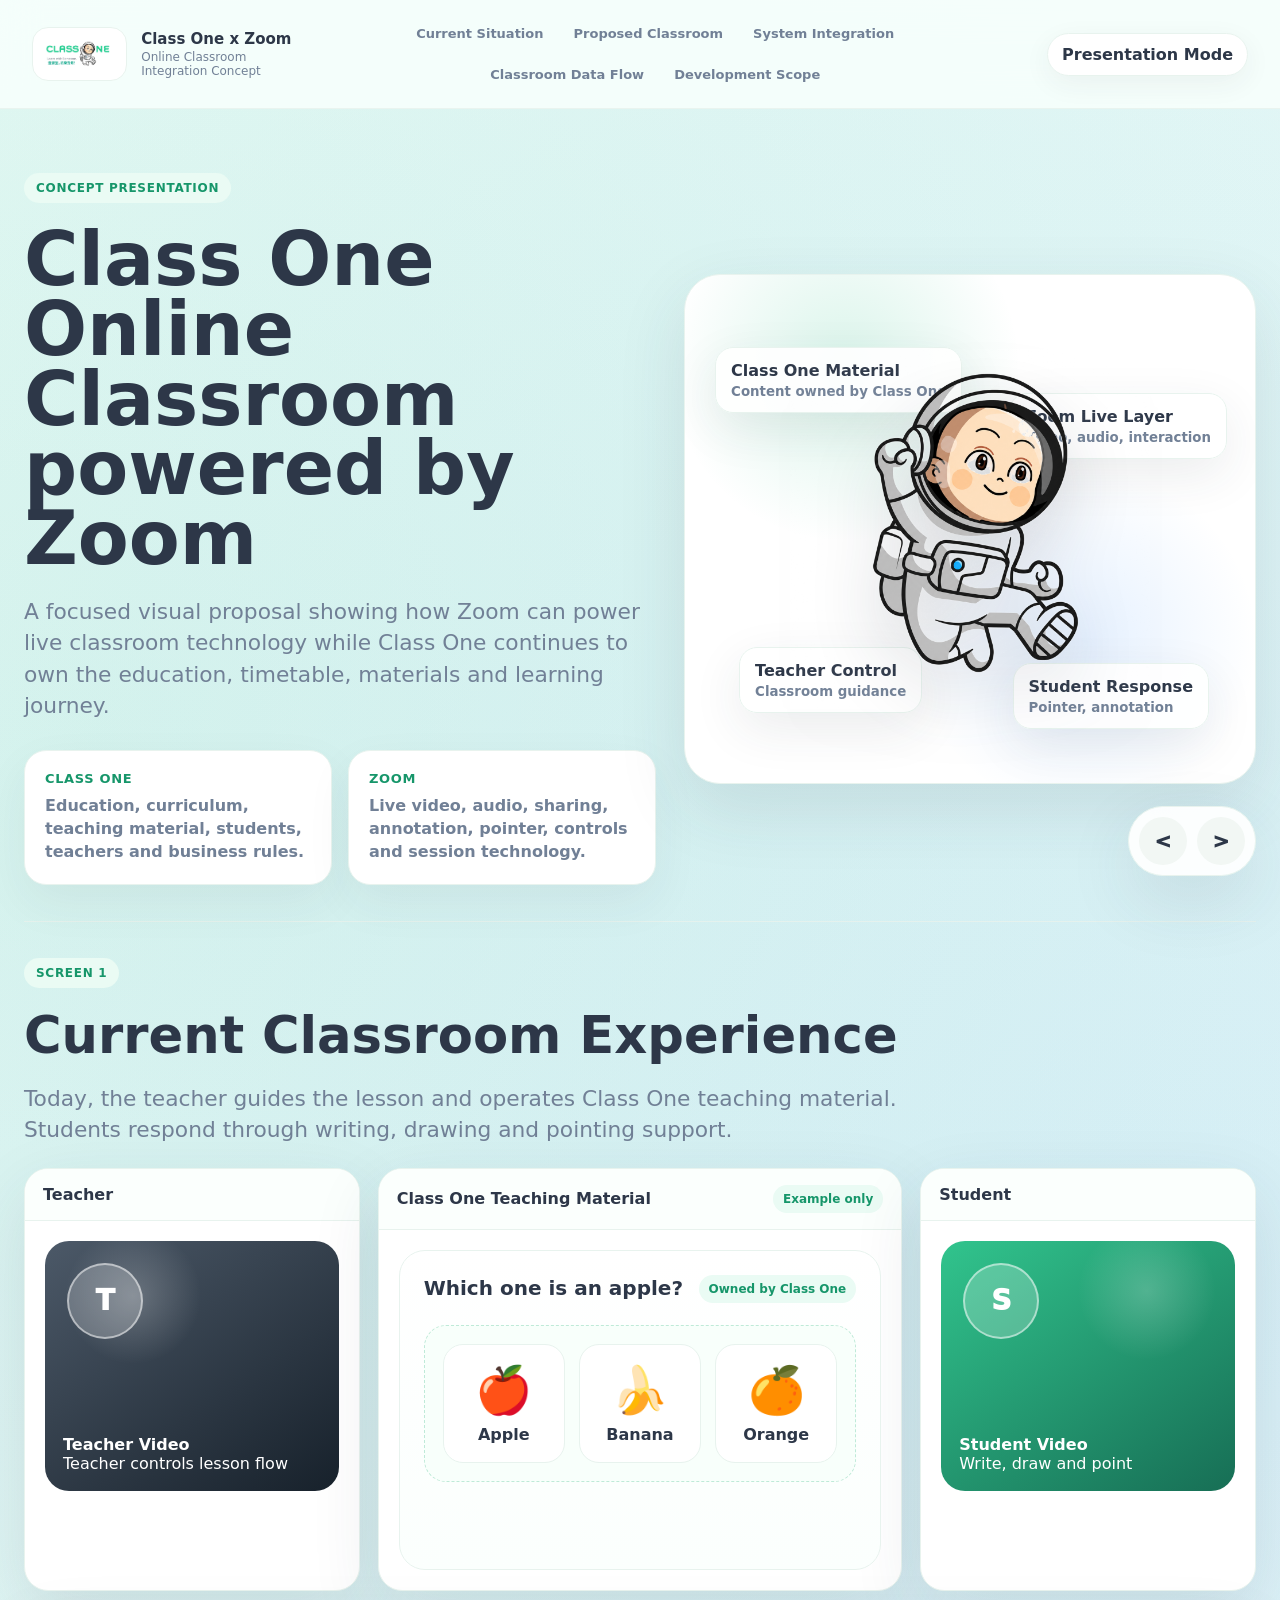
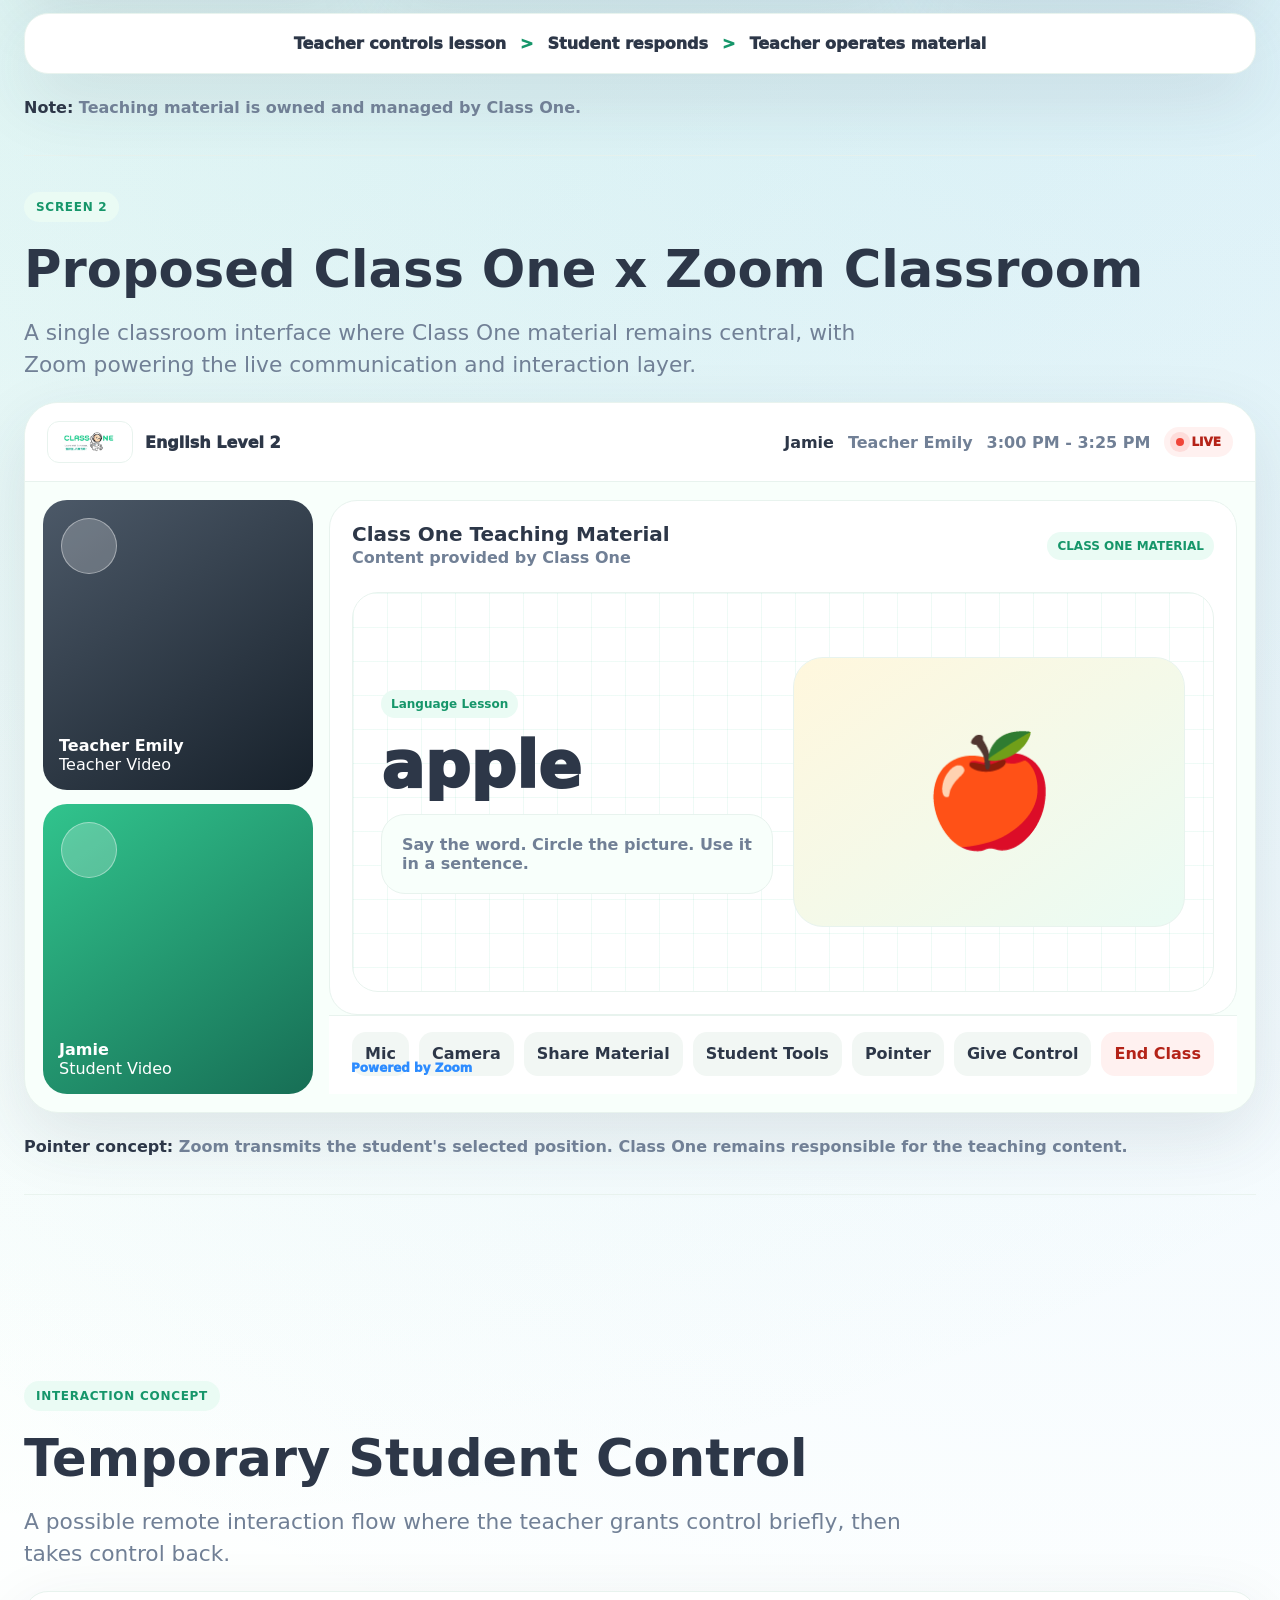
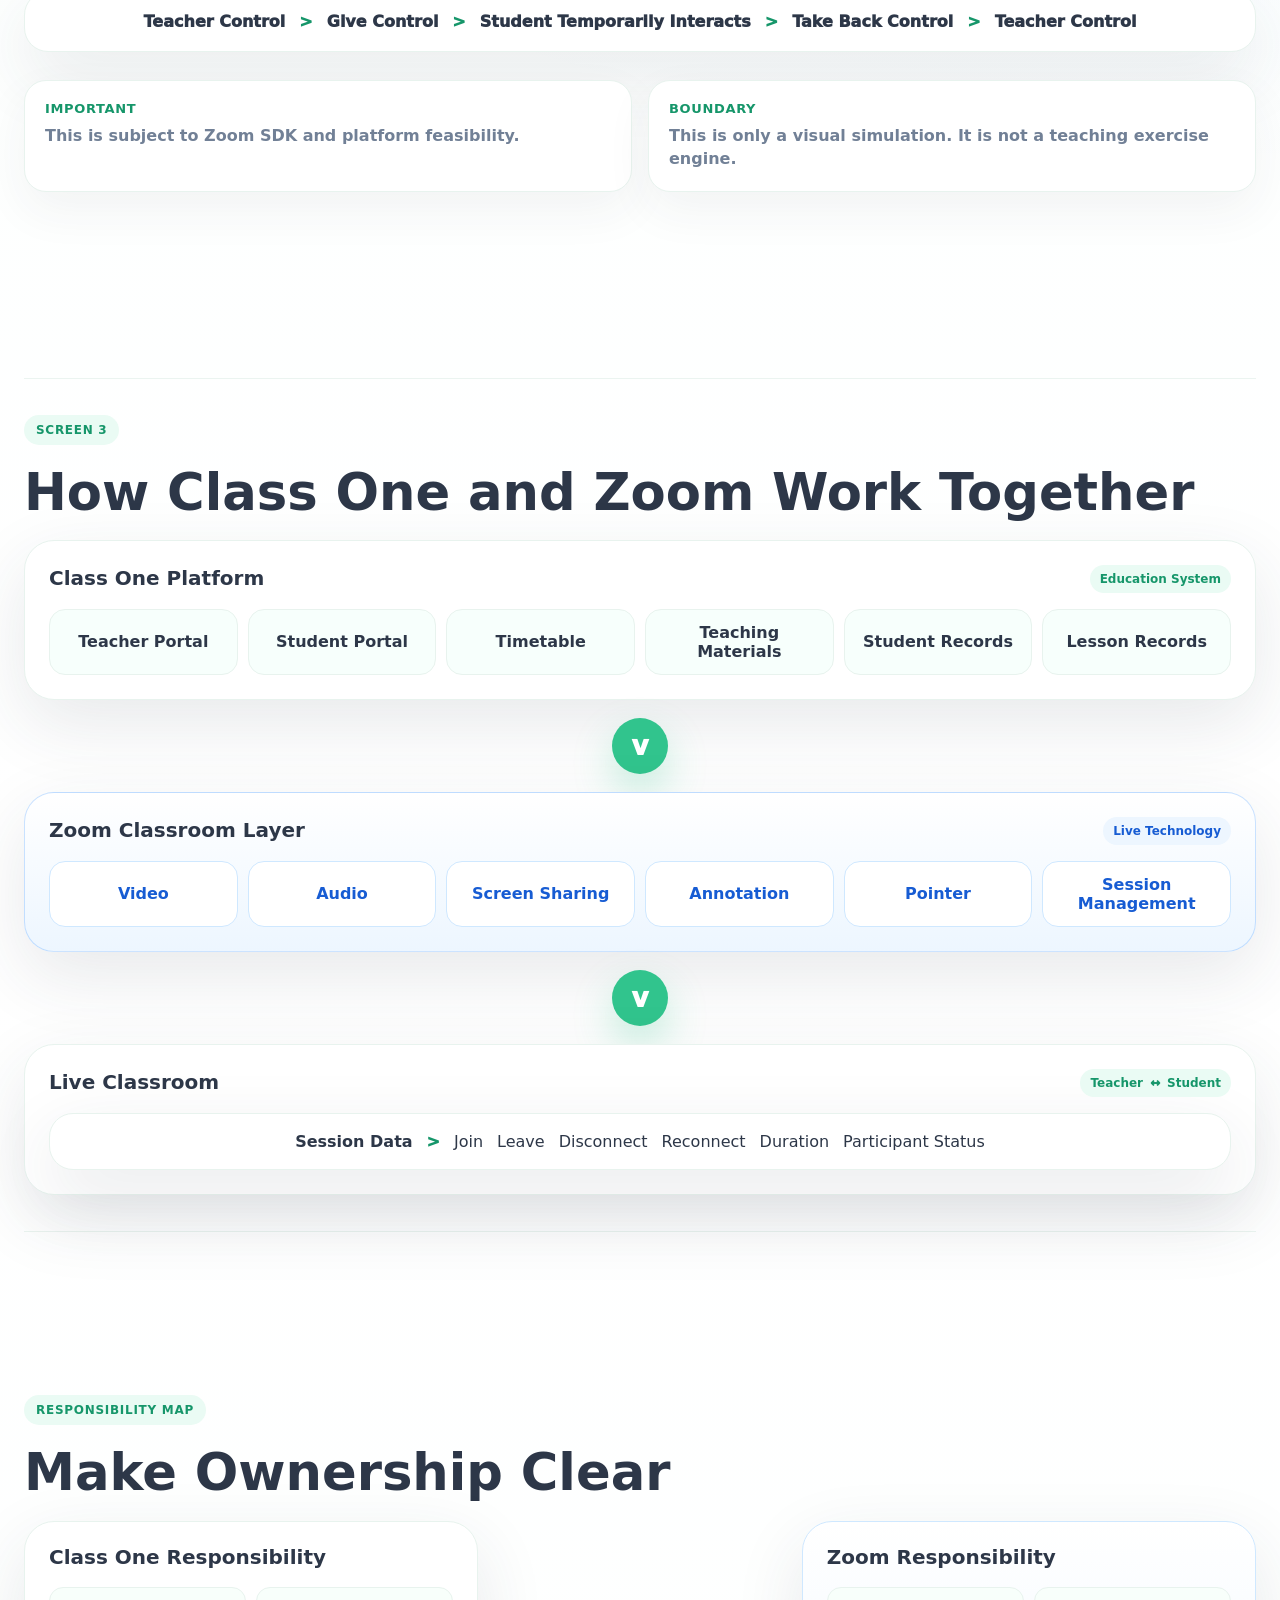
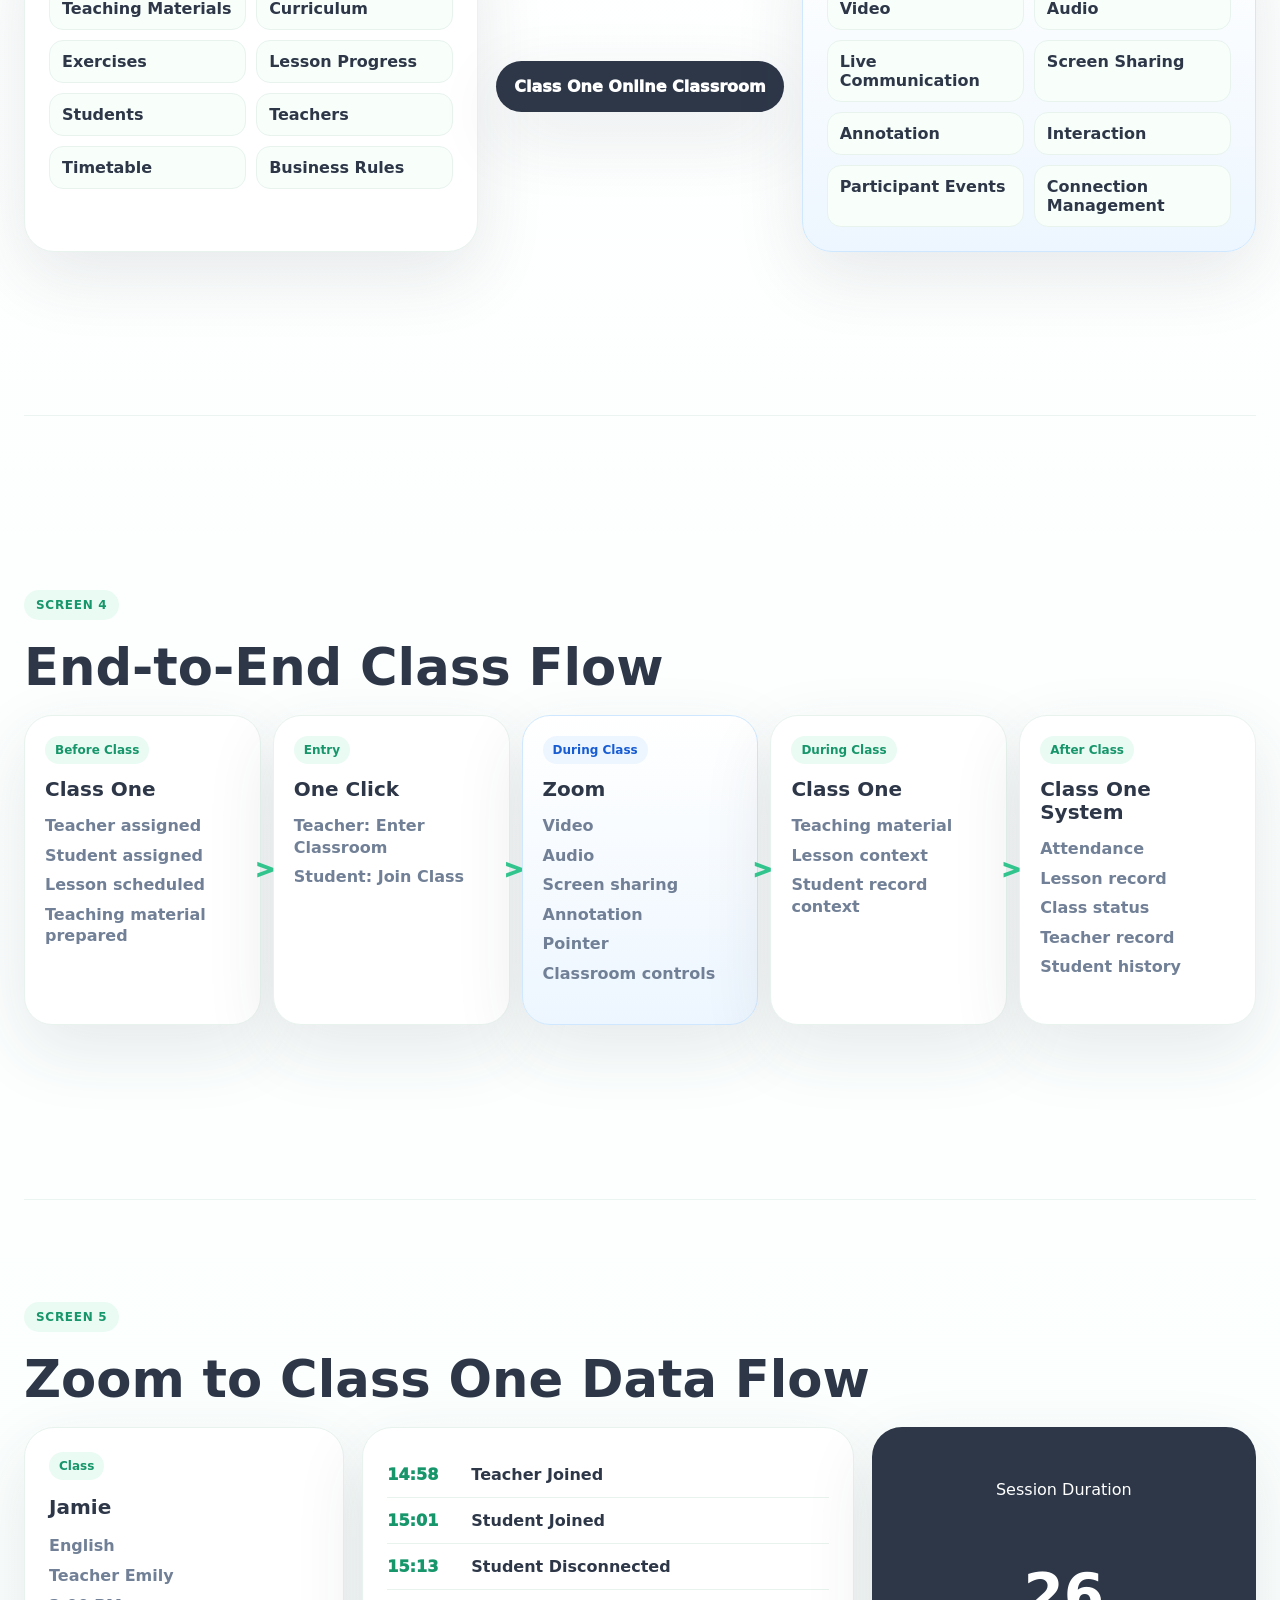
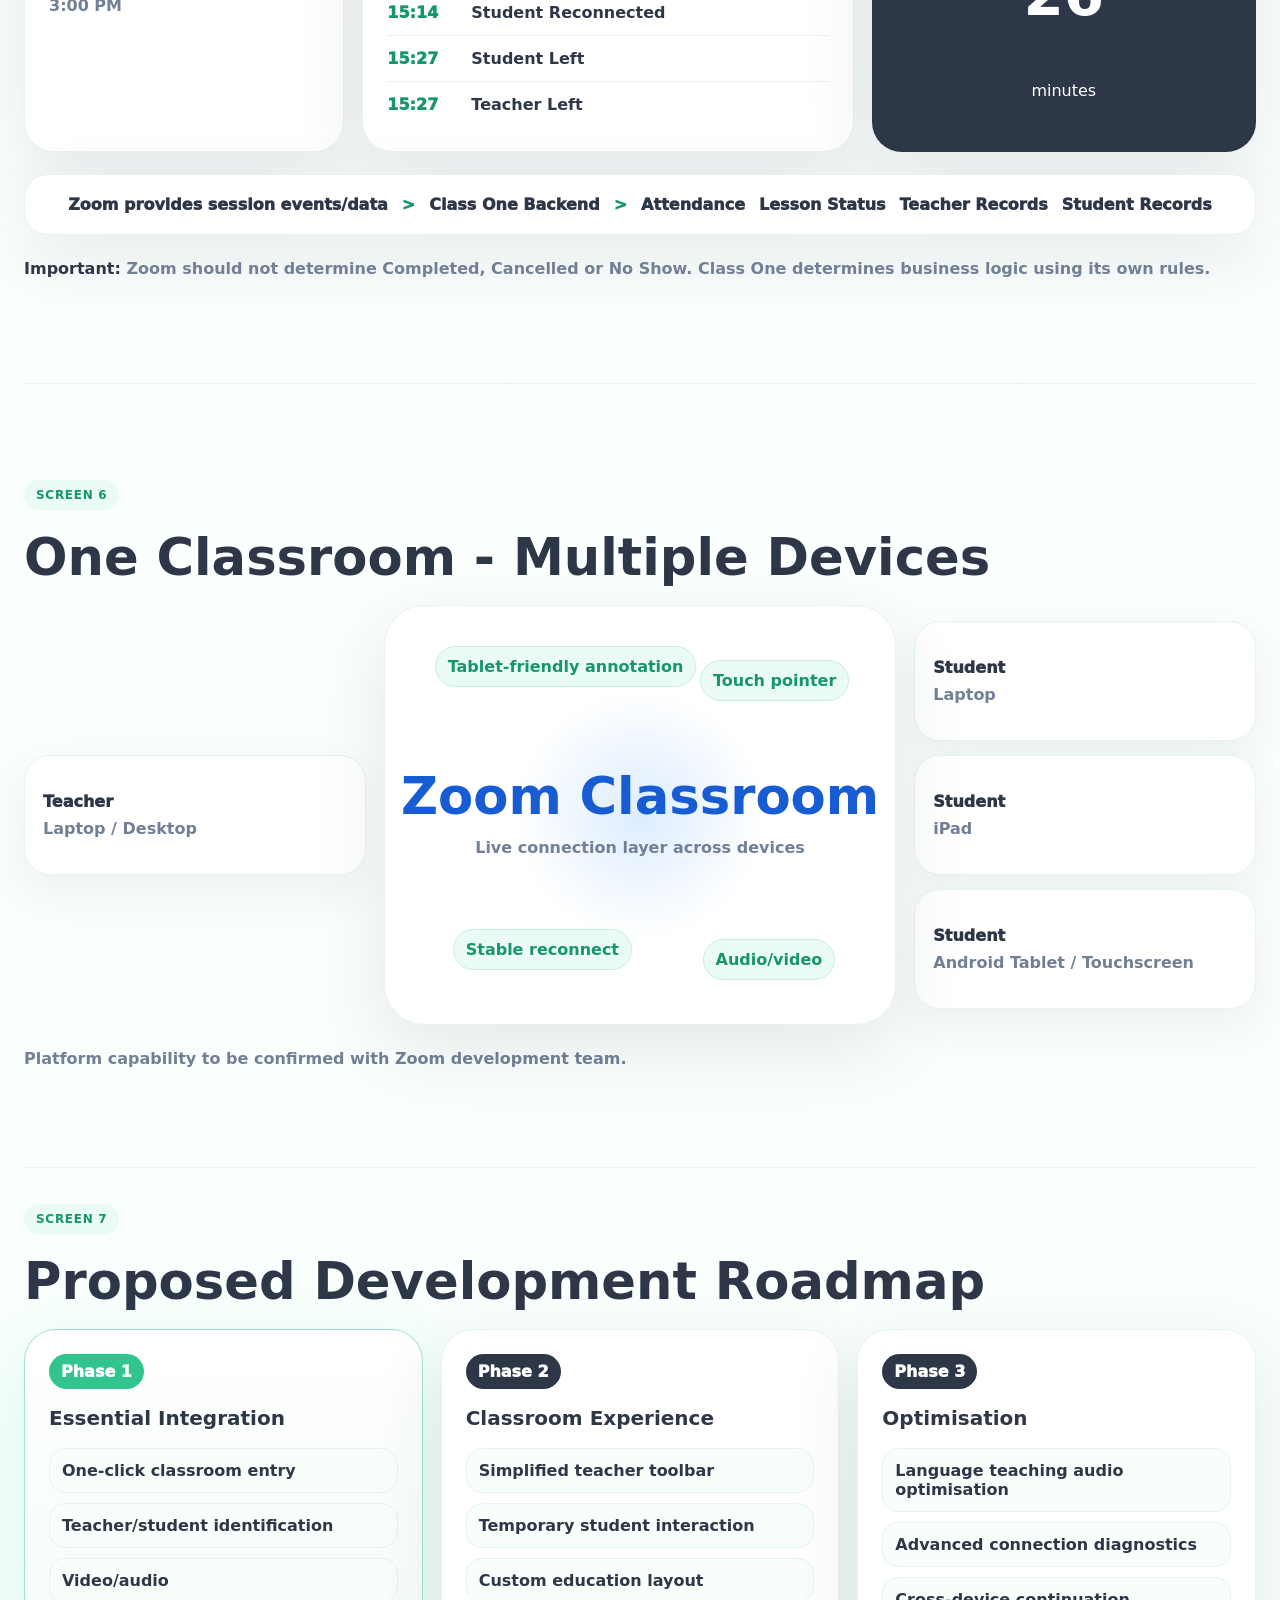
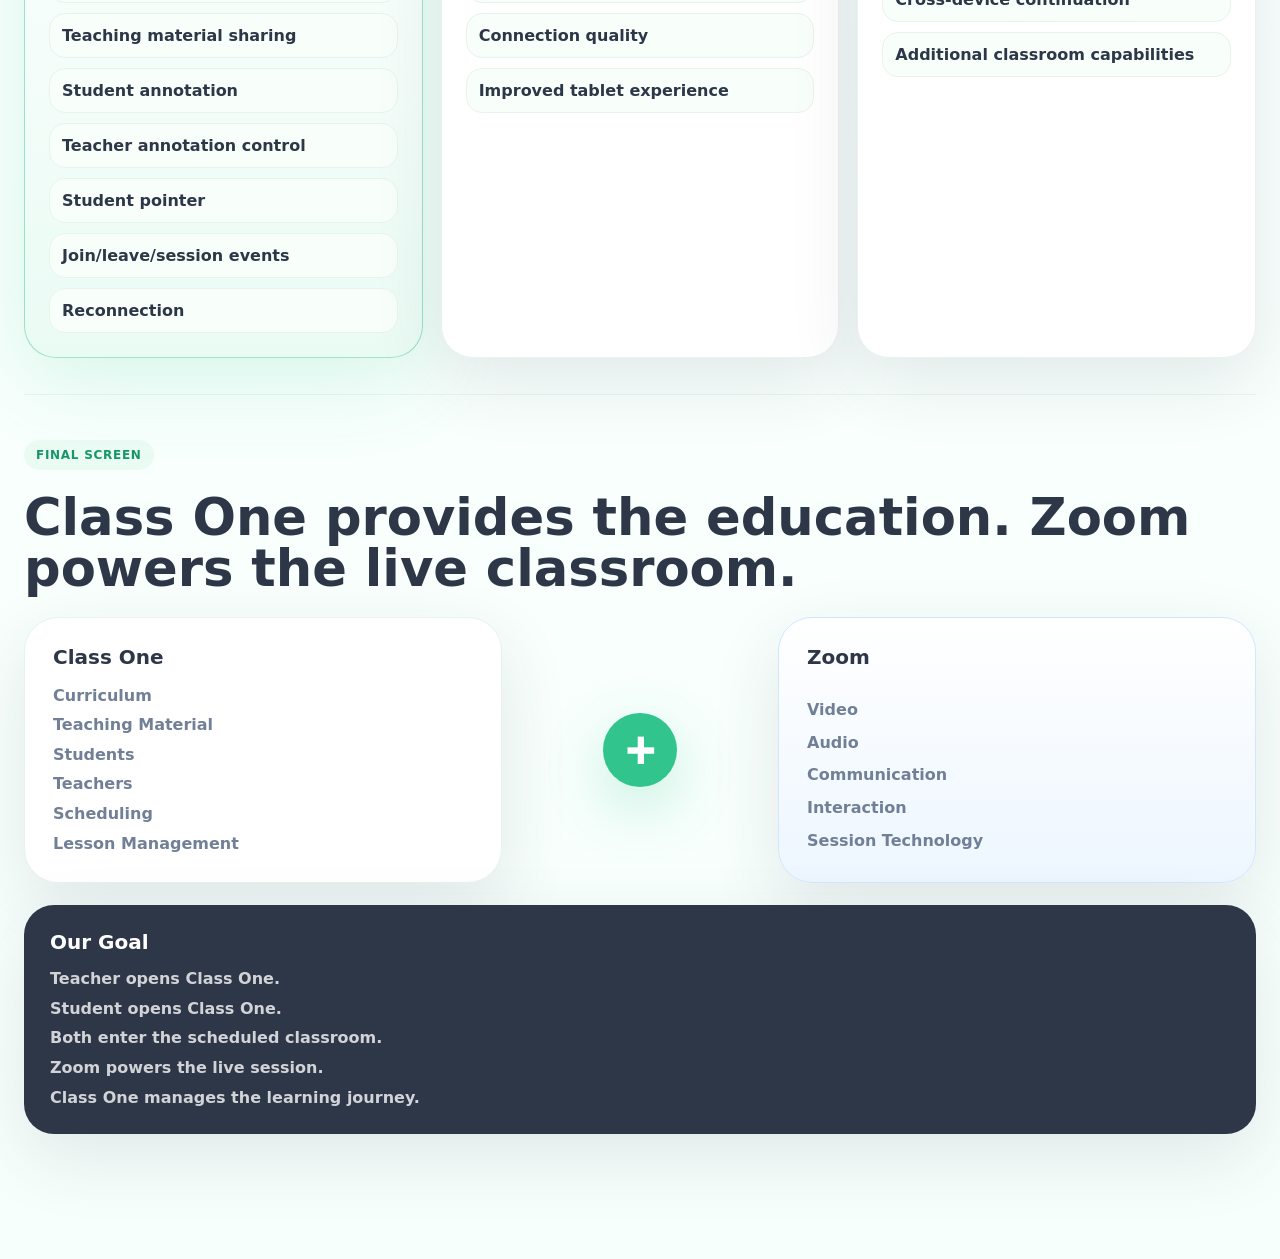
<file: classone-zoom-integration-presentation.html>
<!doctype html>
<html lang="en">
<head>
  <meta charset="utf-8">
  <meta name="viewport" content="width=device-width, initial-scale=1">
  <title>Class One x Zoom Online Classroom Integration</title>
  <link rel="icon" type="image/png" href="favicon.png">
  <style>
    :root {
      --mint: #31c48d;
      --mint-dark: #16966a;
      --mint-soft: #eafbf4;
      --paper: #f7fffc;
      --ink: #2d3748;
      --muted: #718096;
      --line: #e8f3ee;
      --zoom: #2d8cff;
      --amber: #f7b955;
      --blue-soft: #edf6ff;
      --shadow: 0 24px 70px rgba(45, 55, 72, 0.11);
      --radius: 24px;
    }

    * { box-sizing: border-box; }
    html { scroll-behavior: smooth; }
    body {
      margin: 0;
      font-family: Inter, ui-sans-serif, system-ui, -apple-system, BlinkMacSystemFont, "Segoe UI", sans-serif;
      color: var(--ink);
      background:
        radial-gradient(circle at 8% 8%, rgba(49, 196, 141, 0.14), transparent 28%),
        radial-gradient(circle at 92% 14%, rgba(45, 140, 255, 0.12), transparent 26%),
        linear-gradient(180deg, #f7fffc 0%, #ffffff 44%, #f7fffc 100%);
      min-height: 100vh;
    }

    button, input { font: inherit; }
    button { cursor: pointer; border: 0; }

    .app-header {
      position: sticky;
      top: 0;
      z-index: 30;
      display: flex;
      align-items: center;
      justify-content: space-between;
      gap: 24px;
      padding: 16px 32px;
      background: rgba(247, 255, 252, 0.88);
      border-bottom: 1px solid rgba(232, 243, 238, 0.9);
      backdrop-filter: blur(18px);
    }

    .brand {
      display: flex;
      align-items: center;
      gap: 14px;
      min-width: 250px;
    }

    .brand img {
      width: 112px;
      height: 54px;
      object-fit: contain;
      background: white;
      border-radius: 16px;
      padding: 8px;
      border: 1px solid var(--line);
    }

    .brand-text strong {
      display: block;
      font-size: 15px;
      letter-spacing: 0;
    }

    .brand-text span {
      display: block;
      color: var(--muted);
      font-size: 12px;
      margin-top: 2px;
    }

    .top-nav {
      display: flex;
      align-items: center;
      justify-content: center;
      gap: 6px;
      flex-wrap: wrap;
    }

    .top-nav a {
      color: var(--muted);
      text-decoration: none;
      font-weight: 800;
      font-size: 13px;
      padding: 10px 12px;
      border-radius: 999px;
      transition: background 0.2s ease, color 0.2s ease;
    }

    .top-nav a:hover,
    .top-nav a.active {
      background: var(--mint-soft);
      color: var(--mint-dark);
    }

    .actions {
      display: flex;
      align-items: center;
      gap: 10px;
      min-width: 240px;
      justify-content: flex-end;
    }

    .pill-button {
      display: inline-flex;
      align-items: center;
      gap: 8px;
      padding: 11px 14px;
      border-radius: 999px;
      background: white;
      color: var(--ink);
      font-weight: 900;
      border: 1px solid var(--line);
      box-shadow: 0 8px 28px rgba(45, 55, 72, 0.06);
      transition: transform 0.2s ease, background 0.2s ease, color 0.2s ease;
    }

    .pill-button:hover {
      transform: translateY(-1px);
      background: var(--mint);
      color: white;
    }

    .slide-shell {
      width: min(1440px, calc(100vw - 48px));
      margin: 0 auto;
      padding: 28px 0 80px;
    }

    .slide {
      min-height: calc(100vh - 116px);
      display: grid;
      align-content: center;
      gap: 22px;
      padding: 36px 0;
      border-bottom: 1px solid rgba(232, 243, 238, 0.85);
    }

    .slide:last-child { border-bottom: 0; }

    .eyebrow {
      display: inline-flex;
      align-items: center;
      gap: 8px;
      width: max-content;
      padding: 8px 12px;
      border-radius: 999px;
      background: var(--mint-soft);
      color: var(--mint-dark);
      font-weight: 900;
      font-size: 12px;
      text-transform: uppercase;
      letter-spacing: 0.06em;
    }

    h1, h2, h3, p { margin: 0; }
    h1 {
      font-size: clamp(46px, 5.8vw, 88px);
      line-height: 0.94;
      letter-spacing: 0;
      max-width: 1000px;
    }

    h2 {
      font-size: clamp(32px, 4vw, 58px);
      line-height: 1;
      letter-spacing: 0;
    }

    h3 {
      font-size: 20px;
      line-height: 1.15;
    }

    .lead {
      color: var(--muted);
      font-size: clamp(18px, 1.7vw, 24px);
      line-height: 1.45;
      max-width: 900px;
    }

    .hero-grid {
      display: grid;
      grid-template-columns: 1.05fr 0.95fr;
      gap: 28px;
      align-items: center;
    }

    .hero-copy {
      display: grid;
      gap: 22px;
    }

    .hero-visual {
      position: relative;
      min-height: 510px;
      display: grid;
      place-items: center;
      overflow: hidden;
      border-radius: 36px;
      background:
        radial-gradient(circle at 28% 18%, rgba(49, 196, 141, 0.18), transparent 30%),
        radial-gradient(circle at 70% 72%, rgba(45, 140, 255, 0.12), transparent 32%),
        white;
      border: 1px solid var(--line);
      box-shadow: var(--shadow);
    }

    .hero-visual img {
      width: min(360px, 68%);
      filter: drop-shadow(0 28px 32px rgba(45, 55, 72, 0.18));
      animation: floatMascot 4s ease-in-out infinite;
      z-index: 2;
    }

    .orbit-card {
      position: absolute;
      padding: 13px 15px;
      border-radius: 18px;
      background: rgba(255, 255, 255, 0.92);
      border: 1px solid var(--line);
      box-shadow: 0 16px 50px rgba(45, 55, 72, 0.09);
      font-weight: 900;
      color: var(--ink);
    }

    .orbit-card small {
      display: block;
      color: var(--muted);
      font-weight: 800;
      margin-top: 4px;
    }

    .orbit-card.one { left: 30px; top: 72px; }
    .orbit-card.two { right: 28px; top: 118px; }
    .orbit-card.three { left: 54px; bottom: 70px; }
    .orbit-card.four { right: 46px; bottom: 54px; }

    @keyframes floatMascot {
      0%, 100% { transform: translateY(0) rotate(-1deg); }
      50% { transform: translateY(-10px) rotate(1deg); }
    }

    .statement {
      display: grid;
      grid-template-columns: repeat(2, minmax(0, 1fr));
      gap: 16px;
      margin-top: 6px;
    }

    .statement-card {
      padding: 20px;
      border-radius: 22px;
      background: white;
      border: 1px solid var(--line);
      box-shadow: 0 18px 48px rgba(45, 55, 72, 0.06);
    }

    .statement-card b {
      display: block;
      font-size: 13px;
      text-transform: uppercase;
      color: var(--mint-dark);
      margin-bottom: 8px;
      letter-spacing: 0.05em;
    }

    .statement-card span {
      color: var(--muted);
      font-weight: 700;
      line-height: 1.45;
    }

    .three-panel {
      display: grid;
      grid-template-columns: 0.8fr 1.25fr 0.8fr;
      gap: 18px;
      align-items: stretch;
    }

    .panel {
      background: white;
      border: 1px solid var(--line);
      border-radius: var(--radius);
      box-shadow: var(--shadow);
      overflow: hidden;
      min-height: 360px;
    }

    .panel-header {
      display: flex;
      align-items: center;
      justify-content: space-between;
      gap: 12px;
      padding: 16px 18px;
      border-bottom: 1px solid var(--line);
      background: #fbfffd;
      font-weight: 900;
    }

    .video-box {
      height: 250px;
      margin: 20px;
      border-radius: 24px;
      position: relative;
      overflow: hidden;
      display: grid;
      align-content: end;
      padding: 18px;
      color: white;
      background:
        radial-gradient(circle at 30% 22%, rgba(255, 255, 255, 0.22), transparent 24%),
        linear-gradient(145deg, #4c5968, #17212b);
    }

    .video-box.student {
      background:
        radial-gradient(circle at 70% 20%, rgba(255, 255, 255, 0.2), transparent 24%),
        linear-gradient(145deg, #31c48d, #176e55);
    }

    .avatar-dot {
      position: absolute;
      top: 22px;
      left: 22px;
      width: 76px;
      height: 76px;
      border-radius: 50%;
      display: grid;
      place-items: center;
      font-size: 28px;
      font-weight: 950;
      background: rgba(255, 255, 255, 0.22);
      border: 2px solid rgba(255, 255, 255, 0.5);
    }

    .material {
      margin: 20px;
      min-height: 320px;
      border-radius: 26px;
      border: 1px solid var(--line);
      background: linear-gradient(180deg, #ffffff, #fbfffd);
      padding: 24px;
      position: relative;
      overflow: hidden;
    }

    .material-title {
      display: flex;
      align-items: center;
      justify-content: space-between;
      gap: 14px;
      margin-bottom: 22px;
    }

    .badge {
      display: inline-flex;
      align-items: center;
      width: max-content;
      gap: 7px;
      padding: 7px 10px;
      border-radius: 999px;
      background: var(--mint-soft);
      color: var(--mint-dark);
      font-weight: 900;
      font-size: 12px;
    }

    .question-card {
      display: grid;
      gap: 18px;
      justify-items: center;
      padding: 18px;
      border-radius: 22px;
      background: #f8fffb;
      border: 1px dashed #bfead8;
    }

    .fruit-row {
      display: grid;
      grid-template-columns: repeat(3, 1fr);
      gap: 14px;
      width: 100%;
    }

    .fruit {
      padding: 18px;
      border-radius: 20px;
      background: white;
      border: 1px solid var(--line);
      text-align: center;
      font-weight: 900;
      color: var(--ink);
    }

    .fruit .icon {
      display: block;
      font-size: 46px;
      margin-bottom: 8px;
    }

    .flow-strip {
      display: flex;
      align-items: center;
      justify-content: center;
      gap: 14px;
      flex-wrap: wrap;
      padding: 20px;
      border-radius: 24px;
      background: white;
      border: 1px solid var(--line);
      box-shadow: var(--shadow);
      font-weight: 950;
      color: var(--ink);
    }

    .arrow {
      color: var(--mint-dark);
      font-weight: 950;
      animation: pulseArrow 1.6s ease-in-out infinite;
    }

    @keyframes pulseArrow {
      0%, 100% { opacity: 0.45; transform: translateX(0); }
      50% { opacity: 1; transform: translateX(3px); }
    }

    .classroom {
      background: #f8fffb;
      border: 1px solid var(--line);
      border-radius: 34px;
      box-shadow: var(--shadow);
      overflow: hidden;
    }

    .classroom-top {
      display: grid;
      grid-template-columns: 1fr auto auto auto auto;
      gap: 14px;
      align-items: center;
      padding: 18px 22px;
      background: white;
      border-bottom: 1px solid var(--line);
    }

    .classroom-brand {
      display: flex;
      align-items: center;
      gap: 12px;
      font-weight: 950;
    }

    .classroom-brand img {
      width: 86px;
      height: 42px;
      object-fit: contain;
      border-radius: 12px;
      background: white;
      border: 1px solid var(--line);
      padding: 6px;
    }

    .live-dot {
      display: inline-flex;
      align-items: center;
      gap: 7px;
      padding: 8px 12px;
      border-radius: 999px;
      background: #fff1f0;
      color: #b42318;
      font-weight: 950;
      font-size: 12px;
    }

    .live-dot::before {
      content: "";
      width: 8px;
      height: 8px;
      border-radius: 50%;
      background: #f04438;
      box-shadow: 0 0 0 6px rgba(240, 68, 56, 0.12);
    }

    .classroom-body {
      display: grid;
      grid-template-columns: 270px 1fr;
      gap: 16px;
      padding: 18px;
    }

    .video-stack {
      display: grid;
      gap: 14px;
    }

    .mini-video {
      min-height: 178px;
      border-radius: 24px;
      padding: 16px;
      color: white;
      display: grid;
      align-content: end;
      background: linear-gradient(145deg, #4c5968, #17212b);
      position: relative;
      overflow: hidden;
    }

    .mini-video.student {
      background: linear-gradient(145deg, #31c48d, #176e55);
    }

    .mini-video::before {
      content: "";
      position: absolute;
      inset: 18px auto auto 18px;
      width: 54px;
      height: 54px;
      border-radius: 50%;
      background: rgba(255, 255, 255, 0.22);
      border: 1px solid rgba(255, 255, 255, 0.4);
    }

    .shared-material {
      min-height: 510px;
      border-radius: 28px;
      background: white;
      border: 1px solid var(--line);
      padding: 22px;
      position: relative;
      overflow: hidden;
    }

    .lesson-board {
      min-height: 400px;
      border-radius: 26px;
      border: 1px solid var(--line);
      background:
        linear-gradient(90deg, rgba(49, 196, 141, 0.08) 1px, transparent 1px),
        linear-gradient(180deg, rgba(49, 196, 141, 0.08) 1px, transparent 1px),
        #ffffff;
      background-size: 34px 34px;
      display: grid;
      grid-template-columns: 1fr 1fr;
      gap: 20px;
      align-items: center;
      padding: 28px;
      position: relative;
    }

    .lesson-copy {
      display: grid;
      gap: 16px;
    }

    .word-card {
      padding: 20px;
      border-radius: 24px;
      background: #f8fffb;
      border: 1px solid var(--line);
      font-weight: 900;
      color: var(--muted);
    }

    .big-word {
      font-size: clamp(46px, 5vw, 76px);
      line-height: 1;
      font-weight: 950;
      color: var(--ink);
    }

    .picture-card {
      min-height: 270px;
      border-radius: 30px;
      display: grid;
      place-items: center;
      background: linear-gradient(145deg, #fff7dd, #eafbf4);
      border: 1px solid var(--line);
      font-size: 108px;
    }

    .zoom-toolbar {
      display: flex;
      align-items: center;
      justify-content: center;
      flex-wrap: wrap;
      gap: 10px;
      padding: 16px 18px 18px;
      border-top: 1px solid var(--line);
      background: white;
      position: relative;
    }

    .tool-btn {
      display: inline-flex;
      align-items: center;
      gap: 8px;
      min-height: 44px;
      padding: 10px 13px;
      border-radius: 14px;
      background: #f2f7f4;
      color: var(--ink);
      font-weight: 900;
      transition: background 0.2s ease, color 0.2s ease, transform 0.2s ease;
    }

    .tool-btn:hover,
    .tool-btn.active {
      background: var(--mint);
      color: white;
      transform: translateY(-1px);
    }

    .tool-btn.danger {
      background: #fff1f0;
      color: #b42318;
    }

    .zoom-label {
      position: absolute;
      left: 22px;
      bottom: 19px;
      font-size: 12px;
      font-weight: 950;
      color: var(--zoom);
    }

    .student-tools-menu {
      position: absolute;
      right: 130px;
      bottom: 74px;
      width: 290px;
      padding: 16px;
      border-radius: 22px;
      background: white;
      border: 1px solid var(--line);
      box-shadow: var(--shadow);
      display: none;
      z-index: 5;
    }

    .student-tools-menu.open { display: grid; gap: 12px; }

    .permission-row {
      display: flex;
      align-items: center;
      justify-content: space-between;
      gap: 10px;
      padding: 10px;
      border-radius: 14px;
      background: #f8fffb;
      font-weight: 900;
    }

    .toggle {
      width: 62px;
      height: 30px;
      padding: 3px;
      border-radius: 999px;
      background: #d0d5dd;
      position: relative;
      transition: background 0.2s ease;
    }

    .toggle::before {
      content: "";
      position: absolute;
      top: 4px;
      left: 4px;
      width: 22px;
      height: 22px;
      border-radius: 50%;
      background: white;
      box-shadow: 0 3px 10px rgba(45, 55, 72, 0.18);
      transition: transform 0.2s ease;
    }

    .toggle.on { background: var(--mint); }
    .toggle.on::before { transform: translateX(32px); }

    .student-pointer {
      position: absolute;
      left: 62%;
      top: 47%;
      transform: translate(-50%, -50%) scale(0.9);
      display: none;
      align-items: center;
      gap: 8px;
      padding: 8px 10px;
      border-radius: 999px;
      background: #17212b;
      color: white;
      font-weight: 950;
      box-shadow: 0 18px 50px rgba(45, 55, 72, 0.2);
      z-index: 4;
    }

    .student-pointer.show {
      display: inline-flex;
      animation: pointerPop 2s ease forwards;
    }

    .student-pointer::before {
      content: "";
      width: 12px;
      height: 12px;
      border-radius: 50%;
      background: var(--mint);
      box-shadow: 0 0 0 8px rgba(49, 196, 141, 0.22);
    }

    @keyframes pointerPop {
      0% { opacity: 0; transform: translate(-50%, -50%) scale(0.8); }
      14% { opacity: 1; transform: translate(-50%, -50%) scale(1); }
      76% { opacity: 1; transform: translate(-50%, -50%) scale(1); }
      100% { opacity: 0; transform: translate(-50%, -50%) scale(0.92); }
    }

    .annotation-layer {
      position: absolute;
      inset: 0;
      pointer-events: none;
      opacity: 0;
      transition: opacity 0.25s ease;
      z-index: 3;
    }

    .annotation-layer.show { opacity: 1; }

    .draw-line,
    .draw-circle,
    .draw-underline {
      position: absolute;
      border-color: #ff4d8d;
    }

    .draw-line {
      width: 150px;
      height: 42px;
      border-top: 5px solid #ff4d8d;
      transform: rotate(-16deg);
      left: 55%;
      top: 56%;
      border-radius: 50%;
    }

    .draw-circle {
      width: 152px;
      height: 112px;
      border: 5px solid #ff4d8d;
      border-radius: 50%;
      right: 13%;
      top: 24%;
      transform: rotate(-8deg);
    }

    .draw-underline {
      width: 210px;
      height: 0;
      border-bottom: 5px solid #ff4d8d;
      left: 8%;
      top: 58%;
      transform: rotate(-2deg);
    }

    .architecture {
      display: grid;
      gap: 18px;
      align-items: center;
    }

    .layer {
      border-radius: 30px;
      padding: 24px;
      background: white;
      border: 1px solid var(--line);
      box-shadow: var(--shadow);
    }

    .layer.zoom-layer {
      border-color: rgba(45, 140, 255, 0.24);
      background: linear-gradient(180deg, #ffffff, var(--blue-soft));
    }

    .layer-title {
      display: flex;
      align-items: center;
      justify-content: space-between;
      gap: 20px;
      margin-bottom: 16px;
    }

    .chip-grid {
      display: grid;
      grid-template-columns: repeat(6, 1fr);
      gap: 10px;
    }

    .chip {
      padding: 13px 10px;
      border-radius: 16px;
      background: #f7fffc;
      border: 1px solid var(--line);
      text-align: center;
      font-weight: 900;
      color: var(--ink);
      min-height: 52px;
      display: grid;
      place-items: center;
    }

    .layer.zoom-layer .chip {
      background: white;
      color: #175cd3;
      border-color: #cfe8ff;
    }

    .down-arrow {
      width: 56px;
      height: 56px;
      border-radius: 50%;
      display: grid;
      place-items: center;
      margin: 0 auto;
      background: var(--mint);
      color: white;
      font-size: 26px;
      font-weight: 950;
      box-shadow: 0 18px 40px rgba(49, 196, 141, 0.28);
      animation: downPulse 1.7s ease-in-out infinite;
    }

    @keyframes downPulse {
      0%, 100% { transform: translateY(0); }
      50% { transform: translateY(5px); }
    }

    .return-data {
      display: flex;
      align-items: center;
      justify-content: center;
      gap: 14px;
      flex-wrap: wrap;
      padding: 18px;
      border-radius: 24px;
      background: #fff;
      border: 1px solid var(--line);
      box-shadow: var(--shadow);
    }

    .responsibility-grid {
      display: grid;
      grid-template-columns: 1fr auto 1fr;
      gap: 18px;
      align-items: stretch;
    }

    .responsibility-card {
      background: white;
      border: 1px solid var(--line);
      border-radius: 30px;
      padding: 24px;
      box-shadow: var(--shadow);
    }

    .responsibility-card.zoom {
      border-color: #cfe8ff;
      background: linear-gradient(180deg, white, var(--blue-soft));
    }

    .check-list {
      display: grid;
      grid-template-columns: repeat(2, minmax(0, 1fr));
      gap: 10px;
      margin-top: 18px;
    }

    .check {
      padding: 11px 12px;
      border-radius: 14px;
      background: #f8fffb;
      border: 1px solid var(--line);
      font-weight: 850;
      color: var(--ink);
    }

    .vs {
      display: grid;
      place-items: center;
      font-weight: 950;
      color: var(--muted);
    }

    .center-pill {
      display: inline-flex;
      align-items: center;
      justify-content: center;
      padding: 16px 18px;
      border-radius: 999px;
      background: var(--ink);
      color: white;
      font-weight: 950;
      box-shadow: var(--shadow);
      text-align: center;
    }

    .timeline {
      display: grid;
      grid-template-columns: repeat(5, minmax(0, 1fr));
      gap: 12px;
      align-items: stretch;
    }

    .time-stage {
      min-height: 310px;
      border-radius: 28px;
      padding: 20px;
      background: white;
      border: 1px solid var(--line);
      box-shadow: var(--shadow);
      display: grid;
      align-content: start;
      gap: 14px;
      position: relative;
    }

    .time-stage.zoom {
      background: linear-gradient(180deg, white, var(--blue-soft));
      border-color: #cfe8ff;
    }

    .time-stage::after {
      content: ">";
      position: absolute;
      right: -15px;
      top: 50%;
      transform: translateY(-50%);
      color: var(--mint);
      font-weight: 950;
      font-size: 24px;
      z-index: 2;
    }

    .time-stage:last-child::after { display: none; }

    .mini-list {
      display: grid;
      gap: 8px;
      color: var(--muted);
      font-weight: 800;
      line-height: 1.35;
    }

    .session-grid {
      display: grid;
      grid-template-columns: 0.75fr 1.15fr 0.9fr;
      gap: 18px;
      align-items: stretch;
    }

    .session-card,
    .backend-card {
      background: white;
      border: 1px solid var(--line);
      border-radius: 30px;
      padding: 24px;
      box-shadow: var(--shadow);
    }

    .event-line {
      display: grid;
      grid-template-columns: 72px 1fr;
      gap: 12px;
      align-items: center;
      padding: 13px 0;
      border-bottom: 1px solid var(--line);
    }

    .event-line:last-child { border-bottom: 0; }

    .event-time {
      font-weight: 950;
      color: var(--mint-dark);
    }

    .duration {
      display: grid;
      place-items: center;
      min-height: 100%;
      border-radius: 30px;
      background: var(--ink);
      color: white;
      box-shadow: var(--shadow);
      text-align: center;
      padding: 24px;
    }

    .duration strong {
      display: block;
      font-size: 58px;
      line-height: 1;
      margin-top: 10px;
    }

    .device-grid {
      display: grid;
      grid-template-columns: 0.8fr 1.2fr 0.8fr;
      gap: 18px;
      align-items: center;
    }

    .device-column {
      display: grid;
      gap: 14px;
    }

    .device-card {
      min-height: 120px;
      padding: 18px;
      border-radius: 26px;
      background: white;
      border: 1px solid var(--line);
      box-shadow: 0 16px 46px rgba(45, 55, 72, 0.07);
      display: grid;
      gap: 8px;
      align-content: center;
      font-weight: 950;
    }

    .device-card span {
      color: var(--muted);
      font-weight: 800;
    }

    .zoom-hub {
      min-height: 420px;
      display: grid;
      place-items: center;
      border-radius: 40px;
      background:
        radial-gradient(circle at 50% 50%, rgba(45, 140, 255, 0.16), transparent 38%),
        white;
      border: 1px solid var(--line);
      box-shadow: var(--shadow);
      text-align: center;
      position: relative;
    }

    .zoom-hub strong {
      font-size: clamp(36px, 4vw, 62px);
      color: #175cd3;
      line-height: 1;
    }

    .feature-ring {
      position: absolute;
      padding: 10px 12px;
      border-radius: 999px;
      background: var(--mint-soft);
      color: var(--mint-dark);
      font-weight: 900;
      border: 1px solid #c9eedf;
    }

    .feature-ring.one { top: 40px; left: 50px; }
    .feature-ring.two { top: 54px; right: 46px; }
    .feature-ring.three { bottom: 54px; left: 68px; }
    .feature-ring.four { bottom: 44px; right: 60px; }

    .roadmap {
      display: grid;
      grid-template-columns: repeat(3, 1fr);
      gap: 18px;
    }

    .phase {
      min-height: 430px;
      border-radius: 32px;
      padding: 24px;
      background: white;
      border: 1px solid var(--line);
      box-shadow: var(--shadow);
      display: grid;
      align-content: start;
      gap: 18px;
      position: relative;
      overflow: hidden;
    }

    .phase.essential {
      background: linear-gradient(180deg, #ffffff, #eafbf4);
      border-color: rgba(49, 196, 141, 0.45);
      box-shadow: 0 24px 80px rgba(49, 196, 141, 0.16);
    }

    .phase-number {
      display: inline-flex;
      width: max-content;
      padding: 8px 12px;
      border-radius: 999px;
      background: var(--ink);
      color: white;
      font-weight: 950;
    }

    .phase.essential .phase-number {
      background: var(--mint);
    }

    .priority-list {
      display: grid;
      gap: 10px;
    }

    .priority-list div {
      padding: 12px;
      border-radius: 16px;
      background: #f8fffb;
      border: 1px solid var(--line);
      font-weight: 850;
    }

    .final-grid {
      display: grid;
      grid-template-columns: 1fr auto 1fr;
      gap: 18px;
      align-items: stretch;
    }

    .final-column {
      border-radius: 34px;
      background: white;
      border: 1px solid var(--line);
      box-shadow: var(--shadow);
      padding: 28px;
      display: grid;
      gap: 16px;
    }

    .final-column.zoom {
      background: linear-gradient(180deg, white, var(--blue-soft));
      border-color: #cfe8ff;
    }

    .final-center {
      display: grid;
      place-items: center;
      text-align: center;
      min-width: 240px;
    }

    .plus {
      width: 74px;
      height: 74px;
      border-radius: 50%;
      display: grid;
      place-items: center;
      background: var(--mint);
      color: white;
      font-size: 40px;
      font-weight: 950;
      box-shadow: 0 20px 58px rgba(49, 196, 141, 0.25);
    }

    .goal-box {
      padding: 26px;
      border-radius: 30px;
      background: var(--ink);
      color: white;
      box-shadow: var(--shadow);
      display: grid;
      gap: 14px;
    }

    .goal-box .mini-list { color: rgba(255, 255, 255, 0.78); }

    .presentation-controls {
      position: fixed;
      right: 24px;
      bottom: 24px;
      z-index: 50;
      display: flex;
      gap: 10px;
      padding: 10px;
      border-radius: 999px;
      background: rgba(255, 255, 255, 0.92);
      border: 1px solid var(--line);
      box-shadow: var(--shadow);
      backdrop-filter: blur(18px);
    }

    .control-btn {
      min-width: 48px;
      height: 48px;
      border-radius: 50%;
      display: grid;
      place-items: center;
      background: #f2f7f4;
      color: var(--ink);
      font-size: 20px;
      font-weight: 950;
    }

    .control-btn:hover {
      background: var(--mint);
      color: white;
    }

    .presentation-mode .app-header {
      transform: translateY(-105%);
    }

    .presentation-mode .slide {
      display: none;
      min-height: 100vh;
      border-bottom: 0;
      padding: 40px 0;
    }

    .presentation-mode .slide.active-slide {
      display: grid;
    }

    .presentation-mode .slide-shell {
      padding-top: 0;
      width: min(1520px, calc(100vw - 64px));
    }

    .presentation-mode .presentation-controls {
      left: 50%;
      right: auto;
      transform: translateX(-50%);
    }

    .note {
      color: var(--muted);
      font-weight: 800;
      line-height: 1.45;
    }

    .note strong { color: var(--ink); }

    .mobile-only { display: none; }

    @media (max-width: 1100px) {
      .app-header { align-items: flex-start; flex-direction: column; }
      .actions, .brand { min-width: 0; width: 100%; justify-content: space-between; }
      .top-nav { justify-content: flex-start; }
      .hero-grid,
      .three-panel,
      .classroom-body,
      .responsibility-grid,
      .session-grid,
      .device-grid,
      .roadmap,
      .final-grid {
        grid-template-columns: 1fr;
      }
      .vs, .final-center { min-height: 90px; }
      .chip-grid { grid-template-columns: repeat(3, 1fr); }
      .timeline { grid-template-columns: 1fr; }
      .time-stage::after {
        content: "v";
        right: 50%;
        top: auto;
        bottom: -22px;
        transform: translateX(50%);
      }
      .zoom-label { position: static; order: 20; width: 100%; text-align: center; }
      .student-tools-menu { right: 18px; bottom: 86px; }
    }

    @media (max-width: 720px) {
      .slide-shell { width: min(100vw - 24px, 640px); }
      .slide { min-height: auto; padding: 34px 0; }
      .hero-visual { min-height: 390px; }
      .orbit-card { position: static; margin: 6px; }
      .hero-visual { align-content: center; }
      .hero-visual img { width: 220px; }
      .statement,
      .fruit-row,
      .check-list,
      .chip-grid {
        grid-template-columns: 1fr;
      }
      .classroom-top { grid-template-columns: 1fr; }
      .lesson-board { grid-template-columns: 1fr; }
      .presentation-controls {
        right: 12px;
        bottom: 12px;
      }
      .control-btn {
        width: 44px;
        height: 44px;
        min-width: 44px;
      }
      .desktop-only { display: none; }
      .mobile-only { display: inline; }
    }
  </style>
</head>
<body>
  <header class="app-header" id="topNav">
    <div class="brand">
      <img src="classone-logo.jpeg" alt="Class One logo">
      <div class="brand-text">
        <strong>Class One x Zoom</strong>
        <span>Online Classroom Integration Concept</span>
      </div>
    </div>
    <nav class="top-nav" aria-label="Presentation sections">
      <a href="#current">Current Situation</a>
      <a href="#proposed">Proposed Classroom</a>
      <a href="#integration">System Integration</a>
      <a href="#flow">Classroom Data Flow</a>
      <a href="#scope">Development Scope</a>
    </nav>
    <div class="actions">
      <button class="pill-button" id="presentationModeBtn" type="button">Presentation Mode</button>
    </div>
  </header>

  <main class="slide-shell" id="deck">
    <section class="slide active-slide" id="intro" data-slide-title="Introduction">
      <div class="hero-grid">
        <div class="hero-copy">
          <span class="eyebrow">Concept Presentation</span>
          <h1>Class One Online Classroom powered by Zoom</h1>
          <p class="lead">A focused visual proposal showing how Zoom can power live classroom technology while Class One continues to own the education, timetable, materials and learning journey.</p>
          <div class="statement">
            <div class="statement-card">
              <b>Class One</b>
              <span>Education, curriculum, teaching material, students, teachers and business rules.</span>
            </div>
            <div class="statement-card">
              <b>Zoom</b>
              <span>Live video, audio, sharing, annotation, pointer, controls and session technology.</span>
            </div>
          </div>
        </div>
        <div class="hero-visual" aria-label="Class One online classroom concept illustration">
          <div class="orbit-card one">Class One Material<small>Content owned by Class One</small></div>
          <div class="orbit-card two">Zoom Live Layer<small>Video, audio, interaction</small></div>
          <img src="classone-mascot-transparent.png" alt="Class One astronaut mascot">
          <div class="orbit-card three">Teacher Control<small>Classroom guidance</small></div>
          <div class="orbit-card four">Student Response<small>Pointer, annotation</small></div>
        </div>
      </div>
    </section>

    <section class="slide" id="current" data-slide-title="Current Situation">
      <span class="eyebrow">Screen 1</span>
      <h2>Current Classroom Experience</h2>
      <p class="lead">Today, the teacher guides the lesson and operates Class One teaching material. Students respond through writing, drawing and pointing support.</p>
      <div class="three-panel">
        <article class="panel">
          <div class="panel-header">Teacher</div>
          <div class="video-box">
            <div class="avatar-dot">T</div>
            <strong>Teacher Video</strong>
            <span>Teacher controls lesson flow</span>
          </div>
        </article>
        <article class="panel">
          <div class="panel-header">
            <span>Class One Teaching Material</span>
            <span class="badge">Example only</span>
          </div>
          <div class="material">
            <div class="material-title">
              <h3>Which one is an apple?</h3>
              <span class="badge">Owned by Class One</span>
            </div>
            <div class="question-card">
              <div class="fruit-row">
                <div class="fruit"><span class="icon">🍎</span>Apple</div>
                <div class="fruit"><span class="icon">🍌</span>Banana</div>
                <div class="fruit"><span class="icon">🍊</span>Orange</div>
              </div>
            </div>
          </div>
        </article>
        <article class="panel">
          <div class="panel-header">Student</div>
          <div class="video-box student">
            <div class="avatar-dot">S</div>
            <strong>Student Video</strong>
            <span>Write, draw and point</span>
          </div>
        </article>
      </div>
      <div class="flow-strip">
        <span>Teacher controls lesson</span>
        <span class="arrow">></span>
        <span>Student responds</span>
        <span class="arrow">></span>
        <span>Teacher operates material</span>
      </div>
      <p class="note"><strong>Note:</strong> Teaching material is owned and managed by Class One.</p>
    </section>

    <section class="slide" id="proposed" data-slide-title="Proposed Classroom">
      <span class="eyebrow">Screen 2</span>
      <h2>Proposed Class One x Zoom Classroom</h2>
      <p class="lead">A single classroom interface where Class One material remains central, with Zoom powering the live communication and interaction layer.</p>
      <div class="classroom">
        <div class="classroom-top">
          <div class="classroom-brand">
            <img src="classone-logo.jpeg" alt="Class One">
            <span>English Level 2</span>
          </div>
          <strong>Jamie</strong>
          <span class="note">Teacher Emily</span>
          <span class="note">3:00 PM - 3:25 PM</span>
          <span class="live-dot">LIVE</span>
        </div>
        <div class="classroom-body">
          <aside class="video-stack">
            <div class="mini-video"><strong>Teacher Emily</strong><span>Teacher Video</span></div>
            <div class="mini-video student"><strong>Jamie</strong><span>Student Video</span></div>
          </aside>
          <section>
            <div class="shared-material">
              <div class="material-title">
                <div>
                  <h3>Class One Teaching Material</h3>
                  <p class="note">Content provided by Class One</p>
                </div>
                <span class="badge">CLASS ONE MATERIAL</span>
              </div>
              <div class="lesson-board" id="lessonBoard">
                <div class="lesson-copy">
                  <span class="badge">Language Lesson</span>
                  <div class="big-word">apple</div>
                  <div class="word-card">Say the word. Circle the picture. Use it in a sentence.</div>
                </div>
                <div class="picture-card" aria-hidden="true">🍎</div>
                <div class="student-pointer" id="studentPointer">Jamie</div>
                <div class="annotation-layer" id="annotationLayer">
                  <div class="draw-circle"></div>
                  <div class="draw-line"></div>
                  <div class="draw-underline"></div>
                </div>
              </div>
            </div>
            <div class="zoom-toolbar">
              <span class="zoom-label">Powered by Zoom</span>
              <button class="tool-btn" type="button">Mic</button>
              <button class="tool-btn" type="button">Camera</button>
              <button class="tool-btn" type="button">Share Material</button>
              <button class="tool-btn" id="studentToolsBtn" type="button">Student Tools</button>
              <button class="tool-btn" id="pointerDemoBtn" type="button">Pointer</button>
              <button class="tool-btn" type="button">Give Control</button>
              <button class="tool-btn danger" type="button">End Class</button>
              <div class="student-tools-menu" id="studentToolsMenu">
                <h3>Student Interaction</h3>
                <div class="permission-row"><span>Annotation</span><button class="toggle on" data-toggle="annotation" type="button" aria-label="Toggle annotation"></button></div>
                <div class="permission-row"><span>Pointer</span><button class="toggle on" type="button" aria-label="Toggle pointer"></button></div>
                <div class="permission-row"><span>Remote Interaction</span><button class="toggle" type="button" aria-label="Toggle remote interaction"></button></div>
                <p class="note">Teacher remains the classroom controller.</p>
              </div>
            </div>
          </section>
        </div>
      </div>
      <p class="note"><strong>Pointer concept:</strong> Zoom transmits the student's selected position. Class One remains responsible for the teaching content.</p>
    </section>

    <section class="slide" id="remote" data-slide-title="Temporary Control">
      <span class="eyebrow">Interaction Concept</span>
      <h2>Temporary Student Control</h2>
      <p class="lead">A possible remote interaction flow where the teacher grants control briefly, then takes control back.</p>
      <div class="flow-strip">
        <span>Teacher Control</span>
        <span class="arrow">></span>
        <span>Give Control</span>
        <span class="arrow">></span>
        <span>Student Temporarily Interacts</span>
        <span class="arrow">></span>
        <span>Take Back Control</span>
        <span class="arrow">></span>
        <span>Teacher Control</span>
      </div>
      <div class="statement">
        <div class="statement-card">
          <b>Important</b>
          <span>This is subject to Zoom SDK and platform feasibility.</span>
        </div>
        <div class="statement-card">
          <b>Boundary</b>
          <span>This is only a visual simulation. It is not a teaching exercise engine.</span>
        </div>
      </div>
    </section>

    <section class="slide" id="integration" data-slide-title="System Integration">
      <span class="eyebrow">Screen 3</span>
      <h2>How Class One and Zoom Work Together</h2>
      <div class="architecture">
        <div class="layer">
          <div class="layer-title">
            <h3>Class One Platform</h3>
            <span class="badge">Education System</span>
          </div>
          <div class="chip-grid">
            <div class="chip">Teacher Portal</div>
            <div class="chip">Student Portal</div>
            <div class="chip">Timetable</div>
            <div class="chip">Teaching Materials</div>
            <div class="chip">Student Records</div>
            <div class="chip">Lesson Records</div>
          </div>
        </div>
        <div class="down-arrow">v</div>
        <div class="layer zoom-layer">
          <div class="layer-title">
            <h3>Zoom Classroom Layer</h3>
            <span class="badge" style="background:#edf6ff;color:#175cd3;">Live Technology</span>
          </div>
          <div class="chip-grid">
            <div class="chip">Video</div>
            <div class="chip">Audio</div>
            <div class="chip">Screen Sharing</div>
            <div class="chip">Annotation</div>
            <div class="chip">Pointer</div>
            <div class="chip">Session Management</div>
          </div>
        </div>
        <div class="down-arrow">v</div>
        <div class="layer">
          <div class="layer-title">
            <h3>Live Classroom</h3>
            <span class="badge">Teacher <span class="arrow">↔</span> Student</span>
          </div>
          <div class="return-data">
            <strong>Session Data</strong>
            <span class="arrow">></span>
            <span>Join</span>
            <span>Leave</span>
            <span>Disconnect</span>
            <span>Reconnect</span>
            <span>Duration</span>
            <span>Participant Status</span>
          </div>
        </div>
      </div>
    </section>

    <section class="slide" id="responsibility" data-slide-title="Responsibilities">
      <span class="eyebrow">Responsibility Map</span>
      <h2>Make Ownership Clear</h2>
      <div class="responsibility-grid">
        <article class="responsibility-card">
          <h3>Class One Responsibility</h3>
          <div class="check-list">
            <div class="check">Teaching Materials</div>
            <div class="check">Curriculum</div>
            <div class="check">Exercises</div>
            <div class="check">Lesson Progress</div>
            <div class="check">Students</div>
            <div class="check">Teachers</div>
            <div class="check">Timetable</div>
            <div class="check">Business Rules</div>
          </div>
        </article>
        <div class="vs"><span class="center-pill">Class One Online Classroom</span></div>
        <article class="responsibility-card zoom">
          <h3>Zoom Responsibility</h3>
          <div class="check-list">
            <div class="check">Video</div>
            <div class="check">Audio</div>
            <div class="check">Live Communication</div>
            <div class="check">Screen Sharing</div>
            <div class="check">Annotation</div>
            <div class="check">Interaction</div>
            <div class="check">Participant Events</div>
            <div class="check">Connection Management</div>
          </div>
        </article>
      </div>
    </section>

    <section class="slide" id="flow" data-slide-title="Classroom Data Flow">
      <span class="eyebrow">Screen 4</span>
      <h2>End-to-End Class Flow</h2>
      <div class="timeline">
        <article class="time-stage">
          <span class="badge">Before Class</span>
          <h3>Class One</h3>
          <div class="mini-list">
            <span>Teacher assigned</span>
            <span>Student assigned</span>
            <span>Lesson scheduled</span>
            <span>Teaching material prepared</span>
          </div>
        </article>
        <article class="time-stage">
          <span class="badge">Entry</span>
          <h3>One Click</h3>
          <div class="mini-list">
            <strong>Teacher: Enter Classroom</strong>
            <strong>Student: Join Class</strong>
          </div>
        </article>
        <article class="time-stage zoom">
          <span class="badge" style="background:#edf6ff;color:#175cd3;">During Class</span>
          <h3>Zoom</h3>
          <div class="mini-list">
            <span>Video</span>
            <span>Audio</span>
            <span>Screen sharing</span>
            <span>Annotation</span>
            <span>Pointer</span>
            <span>Classroom controls</span>
          </div>
        </article>
        <article class="time-stage">
          <span class="badge">During Class</span>
          <h3>Class One</h3>
          <div class="mini-list">
            <span>Teaching material</span>
            <span>Lesson context</span>
            <span>Student record context</span>
          </div>
        </article>
        <article class="time-stage">
          <span class="badge">After Class</span>
          <h3>Class One System</h3>
          <div class="mini-list">
            <span>Attendance</span>
            <span>Lesson record</span>
            <span>Class status</span>
            <span>Teacher record</span>
            <span>Student history</span>
          </div>
        </article>
      </div>
    </section>

    <section class="slide" id="session-data" data-slide-title="Session Data">
      <span class="eyebrow">Screen 5</span>
      <h2>Zoom to Class One Data Flow</h2>
      <div class="session-grid">
        <article class="session-card">
          <span class="badge">Class</span>
          <h3 style="margin-top:16px;">Jamie</h3>
          <div class="mini-list" style="margin-top:16px;">
            <span>English</span>
            <span>Teacher Emily</span>
            <span>3:00 PM</span>
          </div>
        </article>
        <article class="session-card">
          <div class="event-line"><span class="event-time">14:58</span><strong>Teacher Joined</strong></div>
          <div class="event-line"><span class="event-time">15:01</span><strong>Student Joined</strong></div>
          <div class="event-line"><span class="event-time">15:13</span><strong>Student Disconnected</strong></div>
          <div class="event-line"><span class="event-time">15:14</span><strong>Student Reconnected</strong></div>
          <div class="event-line"><span class="event-time">15:27</span><strong>Student Left</strong></div>
          <div class="event-line"><span class="event-time">15:27</span><strong>Teacher Left</strong></div>
        </article>
        <aside class="duration">
          <span>Session Duration</span>
          <strong>26</strong>
          <span>minutes</span>
        </aside>
      </div>
      <div class="flow-strip">
        <span>Zoom provides session events/data</span>
        <span class="arrow">></span>
        <span>Class One Backend</span>
        <span class="arrow">></span>
        <span>Attendance</span>
        <span>Lesson Status</span>
        <span>Teacher Records</span>
        <span>Student Records</span>
      </div>
      <p class="note"><strong>Important:</strong> Zoom should not determine Completed, Cancelled or No Show. Class One determines business logic using its own rules.</p>
    </section>

    <section class="slide" id="devices" data-slide-title="Device Experience">
      <span class="eyebrow">Screen 6</span>
      <h2>One Classroom - Multiple Devices</h2>
      <div class="device-grid">
        <div class="device-column">
          <div class="device-card">Teacher<span>Laptop / Desktop</span></div>
        </div>
        <div class="zoom-hub">
          <div>
            <strong>Zoom Classroom</strong>
            <p class="note" style="margin-top:14px;">Live connection layer across devices</p>
          </div>
          <span class="feature-ring one">Tablet-friendly annotation</span>
          <span class="feature-ring two">Touch pointer</span>
          <span class="feature-ring three">Stable reconnect</span>
          <span class="feature-ring four">Audio/video</span>
        </div>
        <div class="device-column">
          <div class="device-card">Student<span>Laptop</span></div>
          <div class="device-card">Student<span>iPad</span></div>
          <div class="device-card">Student<span>Android Tablet / Touchscreen</span></div>
        </div>
      </div>
      <p class="note">Platform capability to be confirmed with Zoom development team.</p>
    </section>

    <section class="slide" id="scope" data-slide-title="Development Scope">
      <span class="eyebrow">Screen 7</span>
      <h2>Proposed Development Roadmap</h2>
      <div class="roadmap">
        <article class="phase essential">
          <span class="phase-number">Phase 1</span>
          <h3>Essential Integration</h3>
          <div class="priority-list">
            <div>One-click classroom entry</div>
            <div>Teacher/student identification</div>
            <div>Video/audio</div>
            <div>Teaching material sharing</div>
            <div>Student annotation</div>
            <div>Teacher annotation control</div>
            <div>Student pointer</div>
            <div>Join/leave/session events</div>
            <div>Reconnection</div>
          </div>
        </article>
        <article class="phase">
          <span class="phase-number">Phase 2</span>
          <h3>Classroom Experience</h3>
          <div class="priority-list">
            <div>Simplified teacher toolbar</div>
            <div>Temporary student interaction</div>
            <div>Custom education layout</div>
            <div>Connection quality</div>
            <div>Improved tablet experience</div>
          </div>
        </article>
        <article class="phase">
          <span class="phase-number">Phase 3</span>
          <h3>Optimisation</h3>
          <div class="priority-list">
            <div>Language teaching audio optimisation</div>
            <div>Advanced connection diagnostics</div>
            <div>Cross-device continuation</div>
            <div>Additional classroom capabilities</div>
          </div>
        </article>
      </div>
    </section>

    <section class="slide" id="final" data-slide-title="Final Message">
      <span class="eyebrow">Final Screen</span>
      <h2>Class One provides the education. Zoom powers the live classroom.</h2>
      <div class="final-grid">
        <article class="final-column">
          <h3>Class One</h3>
          <div class="mini-list">
            <span>Curriculum</span>
            <span>Teaching Material</span>
            <span>Students</span>
            <span>Teachers</span>
            <span>Scheduling</span>
            <span>Lesson Management</span>
          </div>
        </article>
        <div class="final-center">
          <div class="plus">+</div>
        </div>
        <article class="final-column zoom">
          <h3>Zoom</h3>
          <div class="mini-list">
            <span>Video</span>
            <span>Audio</span>
            <span>Communication</span>
            <span>Interaction</span>
            <span>Session Technology</span>
          </div>
        </article>
      </div>
      <div class="goal-box">
        <h3>Our Goal</h3>
        <div class="mini-list">
          <span>Teacher opens Class One.</span>
          <span>Student opens Class One.</span>
          <span>Both enter the scheduled classroom.</span>
          <span>Zoom powers the live session.</span>
          <span>Class One manages the learning journey.</span>
        </div>
      </div>
    </section>
  </main>

  <div class="presentation-controls" aria-label="Presentation controls">
    <button class="control-btn" id="prevSlideBtn" type="button" aria-label="Previous slide"><</button>
    <button class="control-btn" id="nextSlideBtn" type="button" aria-label="Next slide">></button>
  </div>

  <script>
    const slides = [...document.querySelectorAll(".slide")];
    const navLinks = [...document.querySelectorAll(".top-nav a")];
    let activeSlide = 0;
    let pointerTimer = null;

    function setActiveSlide(index, scroll = true) {
      activeSlide = Math.max(0, Math.min(slides.length - 1, index));
      slides.forEach((slide, slideIndex) => {
        slide.classList.toggle("active-slide", slideIndex === activeSlide);
      });
      if (scroll) slides[activeSlide].scrollIntoView({ behavior: "smooth", block: "start" });
      updateNav();
    }

    function updateNav() {
      const current = slides[activeSlide];
      navLinks.forEach(link => {
        const target = document.querySelector(link.getAttribute("href"));
        link.classList.toggle("active", target === current);
      });
    }

    function currentSlideFromScroll() {
      const midpoint = window.scrollY + window.innerHeight * 0.38;
      let selected = 0;
      slides.forEach((slide, index) => {
        if (slide.offsetTop <= midpoint) selected = index;
      });
      activeSlide = selected;
      updateNav();
    }

    document.getElementById("presentationModeBtn").addEventListener("click", () => {
      document.body.classList.toggle("presentation-mode");
      document.getElementById("presentationModeBtn").textContent = document.body.classList.contains("presentation-mode")
        ? "Exit Presentation"
        : "Presentation Mode";
      setActiveSlide(activeSlide, false);
      window.scrollTo({ top: 0, behavior: "smooth" });
    });

    document.getElementById("prevSlideBtn").addEventListener("click", () => setActiveSlide(activeSlide - 1));
    document.getElementById("nextSlideBtn").addEventListener("click", () => setActiveSlide(activeSlide + 1));

    document.addEventListener("keydown", event => {
      if (event.key === "ArrowRight" || event.key === "PageDown") setActiveSlide(activeSlide + 1);
      if (event.key === "ArrowLeft" || event.key === "PageUp") setActiveSlide(activeSlide - 1);
      if (event.key === "Escape" && document.body.classList.contains("presentation-mode")) {
        document.body.classList.remove("presentation-mode");
        document.getElementById("presentationModeBtn").textContent = "Presentation Mode";
      }
    });

    navLinks.forEach(link => {
      link.addEventListener("click", () => {
        const target = document.querySelector(link.getAttribute("href"));
        const index = slides.indexOf(target);
        if (index >= 0) activeSlide = index;
      });
    });

    document.getElementById("studentToolsBtn").addEventListener("click", () => {
      document.getElementById("studentToolsMenu").classList.toggle("open");
    });

    document.querySelectorAll(".toggle").forEach(toggle => {
      toggle.addEventListener("click", () => {
        toggle.classList.toggle("on");
        if (toggle.dataset.toggle === "annotation") {
          document.getElementById("annotationLayer").classList.toggle("show", toggle.classList.contains("on"));
        }
      });
    });

    document.getElementById("pointerDemoBtn").addEventListener("click", () => {
      const pointer = document.getElementById("studentPointer");
      clearTimeout(pointerTimer);
      pointer.classList.remove("show");
      void pointer.offsetWidth;
      pointer.classList.add("show");
      pointerTimer = setTimeout(() => pointer.classList.remove("show"), 2100);
    });

    window.addEventListener("scroll", () => {
      if (!document.body.classList.contains("presentation-mode")) currentSlideFromScroll();
    }, { passive: true });

    updateNav();
  </script>
</body>
</html>
</file>
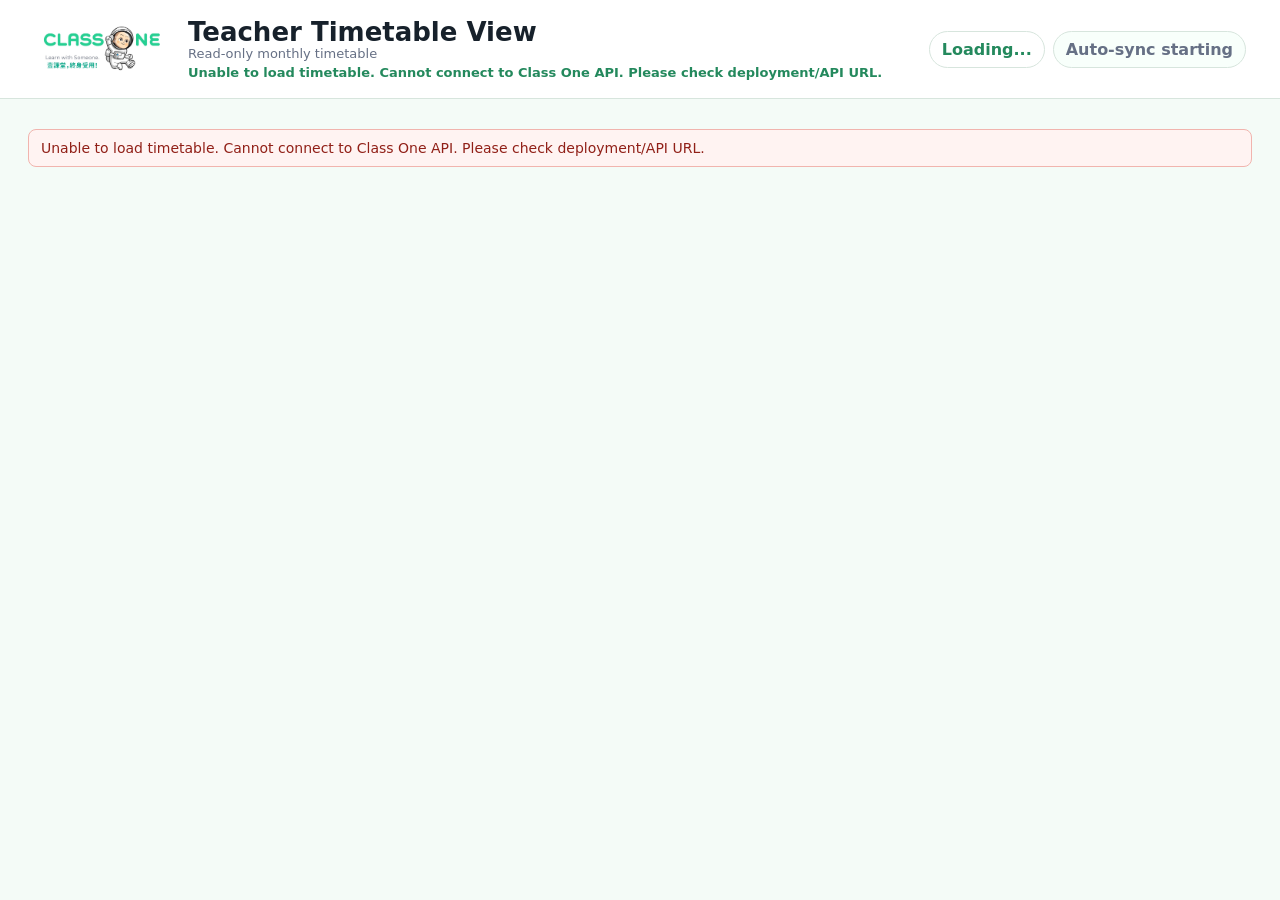
<file: teacher-timetable-view.html>
<!doctype html>
<html lang="en">
<head>
  <meta charset="utf-8">
  <meta name="viewport" content="width=device-width, initial-scale=1">
  <title>Class One Teacher Timetable</title>
  <link rel="icon" type="image/png" href="favicon.png">
  <style>
    :root {
      --mint: #72D0A1;
      --mint-dark: #24895d;
      --ink: #17212b;
      --muted: #667085;
      --line: #d7e5dd;
      --paper: #f4fbf7;
      --danger: #d92d20;
      --warning: #fff2a8;
      --new-yellow: #fff8cf;
      --blue: #dceafe;
      --purple: #e8dcff;
      --grey: #d0d5dd;
      --class-regular-bg: #ffffff;
      --class-regular-border: #d7e5dd;
      --class-replacement-bg: #dceafe;
      --class-exam-bg: #fff8cf;
      --class-assessment-bg: #ffe7b3;
      --class-trial-bg: #fff2a8;
      --class-new-bg: #fff8cf;
      --class-extra-bg: #e8dcff;
      --class-practical-bg: #9080AE;
      --class-cancelled-bg: #d0d5dd;
      --class-not-show-bg: #ffe0df;
      --class-not-show-text: #7a271a;
      --class-off-bg: #666666;
      --class-completed-badge-bg: #22c55e;
      --class-completed-regular-bg: #dcf8ea;
    }

    * { box-sizing: border-box; }
    body {
      margin: 0;
      color: var(--ink);
      background: var(--paper);
      font-family: Inter, ui-sans-serif, system-ui, -apple-system, BlinkMacSystemFont, "Segoe UI", Arial, sans-serif;
    }
    button, input, select { font: inherit; }
    button { border: 0; cursor: pointer; }
    .topbar {
      display: grid;
      grid-template-columns: minmax(0, 1fr) auto;
      gap: 16px;
      align-items: center;
      padding: 16px clamp(14px, 4vw, 34px);
      background: #fff;
      border-bottom: 1px solid var(--line);
      position: sticky;
      top: 0;
      z-index: 5;
    }
    .brand { display: flex; align-items: center; gap: 12px; min-width: 0; }
    .brand img { width: 142px; max-width: 36vw; height: auto; display: block; }
    h1, h2, h3, p { margin: 0; }
    h1 { font-size: clamp(18px, 3vw, 26px); line-height: 1.1; }
    h2 { font-size: 18px; margin-bottom: 12px; }
    h3 { font-size: 15px; }
    .header-status {
      margin-top: 4px;
      color: var(--mint-dark);
      font-size: 13px;
      font-weight: 800;
    }
    main {
      width: min(1380px, 100%);
      margin: 0 auto;
      padding: 18px clamp(12px, 3vw, 28px) 40px;
    }
    .teacher-chip {
      border: 1px solid var(--line);
      border-radius: 999px;
      padding: 8px 12px;
      background: #fff;
      color: var(--mint-dark);
      font-weight: 800;
      white-space: nowrap;
    }
    .top-actions {
      display: flex;
      gap: 8px;
      justify-content: flex-end;
      align-items: center;
      flex-wrap: wrap;
    }
    .sync-chip {
      color: var(--muted);
      background: #f8fffb;
      font-weight: 700;
    }
    .toolbar {
      display: grid;
      grid-template-columns: repeat(2, minmax(150px, 1fr)) auto;
      gap: 12px;
      align-items: end;
      margin: 16px 0;
    }
    .view-tabs {
      display: flex;
      gap: 8px;
      flex-wrap: wrap;
      margin: 16px 0;
    }
    .view-tab {
      border: 1px solid var(--line);
      border-radius: 8px;
      padding: 9px 12px;
      background: #fff;
      color: var(--ink);
      font-weight: 900;
    }
    .view-tab.active {
      background: var(--mint);
      border-color: var(--mint);
      color: #0f3324;
    }
    label {
      display: block;
      color: var(--muted);
      font-size: 12px;
      font-weight: 800;
      margin-bottom: 6px;
    }
    select, input {
      width: 100%;
      min-height: 42px;
      border: 1px solid var(--line);
      border-radius: 8px;
      padding: 9px 10px;
      background: #fff;
      color: var(--ink);
    }
    textarea {
      width: 100%;
      min-height: 70px;
      border: 1px solid var(--line);
      border-radius: 8px;
      padding: 9px 10px;
      background: #fff;
      color: var(--ink);
      resize: vertical;
      font: inherit;
    }
    .btn {
      min-height: 42px;
      border-radius: 8px;
      padding: 10px 14px;
      background: var(--mint);
      color: #0f3324;
      font-weight: 900;
      transition: transform .12s ease, filter .12s ease;
    }
    .btn:active { transform: translateY(1px) scale(.98); filter: brightness(.97); }
    .status {
      margin: 12px 0;
      padding: 10px 12px;
      border-radius: 8px;
      border: 1px solid var(--line);
      background: #fff;
      color: var(--muted);
      font-size: 14px;
    }
    .status.error { border-color: #f1b4ae; background: #fff3f2; color: #912018; }
    .status.warn { border-color: #f3d28a; background: #fff8e6; color: #7a4b00; }
    .grid {
      display: grid;
      gap: 14px;
    }
    .metrics { grid-template-columns: repeat(auto-fit, minmax(160px, 1fr)); }
    .metric {
      background: #fff;
      border: 1px solid var(--line);
      border-radius: 8px;
      padding: 14px;
    }
    .metric span { display: block; color: var(--muted); font-size: 12px; font-weight: 800; }
    .metric strong { display: block; margin-top: 8px; font-size: 26px; }
    section {
      margin-top: 16px;
      background: #fff;
      border: 1px solid var(--line);
      border-radius: 8px;
      padding: 14px;
    }
    .timetable-wrap {
      overflow: auto;
      border: 1px solid var(--line);
      border-radius: 8px;
    }
    table {
      width: 100%;
      border-collapse: collapse;
    }
    .teacher-timetable {
      min-width: 1060px;
      table-layout: fixed;
    }
    .month-calendar {
      display: grid;
      gap: 16px;
    }
    .week-navigation {
      display: grid;
      grid-template-columns: 44px minmax(0, 1fr) 44px;
      gap: 10px;
      align-items: center;
      margin-bottom: 12px;
      touch-action: pan-y;
    }
    .week-navigation .btn { width: 44px; padding: 0; font-size: 25px; }
    .week-navigation-label { text-align: center; min-width: 0; }
    .week-navigation-label strong { display: block; font-size: 15px; }
    .week-navigation-label span { display: block; margin-top: 3px; color: var(--muted); font-size: 12px; font-weight: 800; }
    .calendar-mode-bar {
      display: flex;
      justify-content: flex-end;
      align-items: center;
      margin: -4px 0 14px;
    }
    .calendar-mode-switch {
      display: inline-flex;
      gap: 4px;
      padding: 4px;
      border: 1px solid var(--line);
      border-radius: 999px;
      background: #fff;
    }
    .calendar-mode-btn {
      min-height: 32px;
      border-radius: 999px;
      padding: 7px 13px;
      background: transparent;
      color: var(--muted);
      font-weight: 900;
    }
    .calendar-mode-btn.active,
    .calendar-mode-btn[aria-pressed="true"] {
      background: var(--mint);
      color: #0f3324;
    }
    .monthly-view-shell {
      display: grid;
      grid-template-columns: minmax(0, 1.4fr) minmax(280px, .6fr);
      gap: 14px;
      align-items: start;
    }
    .monthly-view-toolbar {
      display: grid;
      grid-template-columns: 44px minmax(0, 1fr) auto 44px;
      gap: 10px;
      align-items: center;
      margin-bottom: 12px;
    }
    .monthly-view-toolbar .btn {
      min-height: 38px;
      padding: 8px 11px;
    }
    .monthly-view-title {
      text-align: center;
      min-width: 0;
    }
    .monthly-view-title strong {
      display: block;
      font-size: 17px;
    }
    .monthly-view-title span {
      display: block;
      margin-top: 2px;
      color: var(--muted);
      font-size: 12px;
      font-weight: 800;
    }
    .monthly-calendar-grid {
      display: grid;
      grid-template-columns: repeat(7, minmax(0, 1fr));
      border: 1px solid var(--line);
      border-radius: 8px;
      overflow: hidden;
      background: var(--line);
      gap: 1px;
    }
    .monthly-calendar-weekday,
    .monthly-calendar-day {
      background: #fff;
    }
    .monthly-calendar-weekday {
      padding: 8px 4px;
      color: var(--muted);
      font-size: 11px;
      font-weight: 900;
      text-align: center;
      text-transform: uppercase;
    }
    .monthly-calendar-day {
      min-height: 118px;
      padding: 8px;
      text-align: left;
      border: 0;
      color: var(--ink);
      display: grid;
      grid-template-rows: auto auto minmax(0, 1fr);
      align-content: start;
      gap: 5px;
    }
    .monthly-calendar-day.outside-month {
      opacity: 1;
      background: #f7faf8;
      color: #98a2b3;
    }
    .monthly-calendar-day.today {
      box-shadow: inset 0 0 0 2px rgba(36, 137, 93, .28);
    }
    .monthly-calendar-day.selected {
      background: #e8f8f0;
      box-shadow: inset 0 0 0 2px var(--mint);
    }
    .monthly-calendar-day.has-classes {
      cursor: pointer;
    }
    .monthly-date-number {
      font-size: 15px;
      font-weight: 950;
      line-height: 1;
    }
    .monthly-class-count {
      color: var(--mint-dark);
      font-size: 11px;
      font-weight: 900;
    }
    .monthly-preview-list {
      display: grid;
      gap: 3px;
      min-width: 0;
      align-self: start;
    }
    .monthly-preview-item {
      min-width: 0;
      overflow: hidden;
      text-overflow: ellipsis;
      white-space: nowrap;
      padding: 2px 5px;
      border-radius: 6px;
      background: #f1f7f3;
      color: var(--ink);
      font-size: 10px;
      font-weight: 800;
    }
    .monthly-preview-more {
      color: var(--muted);
      font-size: 10px;
      font-weight: 900;
    }
    .monthly-selected-panel {
      min-width: 0;
      display: grid;
      gap: 10px;
    }
    .monthly-selected-panel h3 {
      font-size: 17px;
      margin: 0;
    }
    .monthly-selected-panel .cards {
      grid-template-columns: 1fr;
    }
    body.teacher-calendar-monthly #dailyNavigatorSection,
    body.teacher-calendar-monthly #monthCalendarSection,
    body.teacher-calendar-monthly #monthlySection {
      display: none;
    }
    body.teacher-calendar-weekly #monthlyCalendarViewSection {
      display: none;
    }
    body.teacher-calendar-weekly #expandedMonthViewSection,
    body.teacher-calendar-monthly #expandedMonthViewSection,
    body.teacher-calendar-expanded #dailyNavigatorSection,
    body.teacher-calendar-expanded #monthCalendarSection,
    body.teacher-calendar-expanded #monthlySection,
    body.teacher-calendar-expanded #monthlyCalendarViewSection {
      display: none;
    }
    .expanded-month-weeks {
      display: grid;
      gap: 18px;
    }
    .expanded-month-week {
      display: grid;
      gap: 8px;
      border: 1px solid var(--line);
      border-radius: 8px;
      overflow: hidden;
      background: #fff;
      animation: week-in .18s ease;
    }
    .expanded-month-week.is-current-week {
      border-color: var(--mint);
      box-shadow: 0 0 0 2px rgba(114, 208, 161, .18);
    }
    .expanded-month-week-header {
      display: grid;
      grid-template-columns: minmax(0, 1fr) auto;
      gap: 10px;
      align-items: center;
      padding: 11px 12px;
      background: #f8fffb;
      color: var(--ink);
      border-bottom: 1px solid var(--line);
    }
    .expanded-month-week-header strong {
      display: block;
      font-size: 15px;
      line-height: 1.2;
    }
    .expanded-month-week-header span {
      display: block;
      margin-top: 2px;
      color: var(--muted);
      font-size: 12px;
      font-weight: 800;
    }
    .expanded-month-week-header .pill {
      justify-self: end;
      white-space: nowrap;
    }
    .expanded-month-week .timetable-wrap { border: 0; border-radius: 0; }
    .month-week {
      display: grid;
      gap: 8px;
      animation: week-in .18s ease;
    }
    @keyframes week-in { from { opacity: .45; transform: translateX(8px); } to { opacity: 1; transform: translateX(0); } }
    .month-week h3 {
      display: flex;
      justify-content: space-between;
      gap: 12px;
      align-items: center;
      color: var(--mint-dark);
      font-size: 14px;
    }
    th, td {
      border: 1px solid #111;
      padding: 5px 6px;
      text-align: center;
      vertical-align: middle;
      font-size: 12px;
      line-height: 1.2;
    }
    th {
      background: #f59e0b;
      color: #111;
      font-weight: 900;
    }
    .time-col {
      width: 92px;
      background: #fff4cf;
      font-weight: 900;
    }
    .cell-off {
      background: var(--class-off-bg);
      color: #d8d8d8;
      font-style: italic;
      font-weight: 900;
    }
    .outside-month {
      opacity: .48;
    }
    .cell-open { background: #fff; color: #98a2b3; }
    .cell-fixed, .cell-booking {
      background: var(--class-regular-bg);
      color: #111;
      font-weight: 800;
    }
    .cell-fixed, .cell-booking, .class-card { border-color: var(--class-regular-border); }
    .type-exam { background: var(--class-exam-bg); }
    .type-assessment { background: var(--class-assessment-bg); }
    .type-trial, .type-trial-class, .type-new-trial { background: var(--class-trial-bg); }
    .type-new, .type-new-students { background: var(--class-new-bg); }
    .type-replacement-class { background: var(--class-replacement-bg); }
    .type-extra-class { background: var(--class-extra-bg); }
    .type-practical-class { background: var(--class-practical-bg); color: #fff; }
    .type-practical-class .cell-small,
    .type-practical-class .subtle,
    .type-practical-class .class-time { color: #fff; }
    .type-reserve { background: var(--class-replacement-bg); }
    .status-completed { box-shadow: inset 0 0 0 2px rgba(34,197,94,.18); }
    .cell-fixed.status-completed.type-regular-class,
    .cell-booking.status-completed.type-regular-class,
    .class-card.is-passed.type-regular-class { background: var(--class-completed-regular-bg); }
    .status-student-not-show { background: var(--class-not-show-bg); color: var(--class-not-show-text); }
    .status-student-not-show .cell-small,
    .status-student-not-show .subtle,
    .status-student-not-show .class-time { color: var(--class-not-show-text); }
    .status-cancelled, .status-public-holiday, .status-teacher-leave { background: var(--class-cancelled-bg); color: #111; }
    .completed-badge {
      display: inline-flex;
      align-items: center;
      min-height: 17px;
      padding: 0 7px;
      border-radius: 999px;
      background: var(--class-completed-badge-bg);
      color: #fff;
      font-size: 11px;
      font-weight: 900;
      line-height: 1;
      margin: 2px 0 3px;
    }
    .status-badge {
      display: inline-flex;
      align-items: center;
      min-height: 17px;
      padding: 0 7px;
      border-radius: 999px;
      background: #edf4f0;
      color: var(--ink);
      font-size: 11px;
      font-weight: 900;
      line-height: 1;
      margin: 2px 0 3px;
    }
    .status-badge.status-completed { background: var(--class-completed-badge-bg); color: #fff; }
    .status-badge.status-cancelled,
    .status-badge.status-public-holiday,
    .status-badge.status-teacher-leave { background: #667085; color: #fff; }
    .status-badge.status-student-not-show { background: #b42318; color: #fff; }
    .cell-student-name {
      display: block;
      font-size: 16px;
      line-height: 1.15;
      font-weight: 950;
      overflow-wrap: anywhere;
    }
    .cell-class-details {
      display: block;
      margin-top: 2px;
      color: inherit;
      font-size: 11px;
      font-weight: 700;
      line-height: 1.15;
      overflow-wrap: anywhere;
    }
    .cell-small {
      display: block;
      margin-top: 2px;
      color: inherit;
      font-size: 10px;
      font-weight: 700;
    }
    .cards {
      display: grid;
      grid-template-columns: repeat(auto-fill, minmax(230px, 1fr));
      gap: 10px;
    }
    .class-card {
      border: 1px solid var(--line);
      border-radius: 8px;
      padding: 9px;
      background: var(--class-regular-bg);
    }
    .class-card.is-passed {
      border-color: var(--class-regular-border);
    }
    .class-card.is-passed .class-time,
    .class-card.is-passed .subtle { color: var(--muted); }
    .class-card.is-not-show { border-color: #f1b4ae; background: var(--class-not-show-bg); color: var(--class-not-show-text); }
    .class-card.is-not-show .class-time,
    .class-card.is-not-show .subtle { color: var(--class-not-show-text); }
    .class-card.is-not-show .pill { background: #fff; color: var(--class-not-show-text); }
    .class-card strong { display: block; margin: 2px 0; font-size: 16px; line-height: 1.15; overflow-wrap: anywhere; }
    .class-time {
      margin-top: 4px;
      color: var(--mint-dark);
      font-size: 14px;
      line-height: 1.2;
      font-weight: 900;
    }
    .subtle { color: var(--muted); font-size: 13px; }
    .pill {
      display: inline-flex;
      align-items: center;
      border-radius: 999px;
      padding: 3px 8px;
      background: #e8f8f0;
      color: var(--mint-dark);
      font-size: 11px;
      font-weight: 900;
    }
    .daily-navigator {
      display: grid;
      gap: 12px;
      touch-action: pan-y;
    }
    .daily-nav-header {
      display: grid;
      grid-template-columns: 44px minmax(0, 1fr) 44px;
      align-items: center;
      gap: 10px;
    }
    .daily-nav-header .btn {
      width: 44px;
      padding: 0;
      font-size: 25px;
    }
    .daily-date-label {
      text-align: center;
      min-width: 0;
    }
    .daily-date-label strong {
      display: block;
      font-size: clamp(16px, 2.4vw, 22px);
      line-height: 1.15;
    }
    .daily-date-label span {
      display: block;
      margin-top: 3px;
      color: var(--muted);
      font-size: 12px;
      font-weight: 800;
    }
    .daily-week-strip {
      display: grid;
      grid-template-columns: repeat(7, minmax(0, 1fr));
      gap: 6px;
    }
    .daily-day-button {
      border: 1px solid var(--line);
      border-radius: 8px;
      padding: 7px 4px;
      background: #fbfefd;
      color: var(--ink);
      font-weight: 900;
      min-height: 54px;
    }
    .daily-day-button span,
    .daily-day-button strong {
      display: block;
      line-height: 1.15;
    }
    .daily-day-button span {
      color: var(--muted);
      font-size: 11px;
      text-transform: uppercase;
    }
    .daily-day-button strong {
      margin-top: 3px;
      font-size: 15px;
    }
    .daily-day-button .dot {
      width: 6px;
      height: 6px;
      border-radius: 999px;
      margin: 5px auto 0;
      background: #cbd5e1;
    }
    .daily-day-button.has-classes .dot { background: var(--mint-dark); }
    .daily-day-button.active {
      background: var(--mint);
      border-color: var(--mint);
      color: #0f3324;
    }
    .daily-day-button.active span { color: #0f3324; }
    .daily-list-title {
      display: flex;
      align-items: baseline;
      justify-content: space-between;
      gap: 10px;
      flex-wrap: wrap;
    }
    .daily-list-shell {
      min-height: 120px;
      overflow: hidden;
    }
    .daily-list {
      animation-duration: .23s;
      animation-timing-function: ease;
      animation-fill-mode: both;
    }
    .daily-list.slide-next { animation-name: daily-slide-next; }
    .daily-list.slide-prev { animation-name: daily-slide-prev; }
    .daily-list.slide-still { animation-name: daily-fade; }
    @keyframes daily-slide-next {
      from { opacity: .2; transform: translateX(32px); }
      to { opacity: 1; transform: translateX(0); }
    }
    @keyframes daily-slide-prev {
      from { opacity: .2; transform: translateX(-32px); }
      to { opacity: 1; transform: translateX(0); }
    }
    @keyframes daily-fade {
      from { opacity: .35; }
      to { opacity: 1; }
    }
    .daily-empty {
      display: grid;
      grid-column: 1 / -1;
      justify-items: center;
      gap: 8px;
      padding: 24px 12px;
      border: 1px dashed var(--line);
      border-radius: 8px;
      background: #fbfefd;
      color: var(--muted);
      text-align: center;
      font-weight: 800;
    }
    .daily-empty strong {
      color: var(--ink);
      font-size: 18px;
    }
    .simple-table { min-width: 760px; }
    .student-table { min-width: 900px; }
    .simple-table th { background: #e8f8f0; }
    .simple-table td, .simple-table th { border-color: var(--line); text-align: left; }
    .claim-toolbar {
      display: grid;
      grid-template-columns: repeat(2, minmax(140px, 1fr)) auto;
      gap: 12px;
      align-items: end;
    }
    .claim-fields {
      display: grid;
      grid-template-columns: repeat(2, minmax(0, 1fr));
      gap: 12px;
    }
    .claim-rewards { display: grid; gap: 10px; }
    .claim-reward {
      display: grid;
      grid-template-columns: minmax(210px, .8fr) minmax(0, 1.4fr);
      gap: 12px;
      align-items: center;
      border: 1px solid var(--line);
      border-radius: 8px;
      padding: 12px;
      background: #fbfefd;
    }
    .claim-check {
      display: flex;
      align-items: center;
      gap: 9px;
      margin: 0;
      color: var(--ink);
      font-size: 14px;
    }
    .claim-check input { width: 20px; min-height: 20px; margin: 0; }
    .claim-reward-fields {
      display: grid;
      grid-template-columns: 100px minmax(0, 1fr);
      gap: 10px;
    }
    .claim-reward-fields.single { grid-template-columns: 1fr; }
    .claim-reward-fields[aria-disabled="true"] { opacity: .48; }
    .claim-summary { min-width: 820px; }
    .claim-summary tfoot td { background: #e8f8f0; font-weight: 900; }
    .claim-actions { display: flex; justify-content: flex-end; gap: 10px; flex-wrap: wrap; margin-top: 14px; }
    .btn.ghost { background: #edf4f0; color: var(--ink); }
    .hide { display: none !important; }
    @media (max-width: 860px) {
      .topbar { grid-template-columns: 1fr; }
      .top-actions { justify-content: flex-start; }
      .teacher-chip { justify-self: start; }
      .toolbar { grid-template-columns: 1fr 1fr; }
      .toolbar .btn { grid-column: span 2; }
      .metrics { grid-template-columns: 1fr 1fr; }
      .claim-reward { grid-template-columns: 1fr; }
      .monthly-view-shell { grid-template-columns: 1fr; }
      .monthly-calendar-day { min-height: 94px; padding: 7px; }
      .monthly-preview-item { display: none; }
      .monthly-preview-more { display: block; }
    }
    @media (max-width: 560px) {
      .toolbar, .metrics { grid-template-columns: 1fr; }
      .toolbar .btn { grid-column: auto; }
      .brand { align-items: flex-start; flex-direction: column; }
      section { padding: 12px; }
      .claim-toolbar, .claim-fields, .claim-reward-fields { grid-template-columns: 1fr; }
      .calendar-mode-bar { justify-content: stretch; }
      .calendar-mode-switch { width: 100%; }
      .calendar-mode-btn { flex: 1 1 0; }
      .monthly-view-toolbar { grid-template-columns: 40px minmax(0, 1fr) 56px 40px; gap: 6px; }
      .monthly-view-toolbar .btn { min-height: 36px; padding: 7px 8px; }
      .monthly-calendar-weekday { font-size: 10px; padding: 7px 2px; }
      .monthly-calendar-day { min-height: 70px; padding: 5px; gap: 3px; }
      .monthly-date-number { font-size: 13px; }
      .monthly-class-count { font-size: 10px; }
      .expanded-month-week-header { grid-template-columns: minmax(0, 1fr); }
      .expanded-month-week-header .pill { justify-self: start; }
    }
  </style>
</head>
<body>
  <header class="topbar">
    <div class="brand">
      <img src="classone-logo.jpeg" alt="Class One">
      <div>
        <h1>Teacher Timetable View</h1>
        <p class="subtle">Read-only monthly timetable</p>
        <p class="header-status" id="headerStatusText">Loading latest timetable...</p>
      </div>
    </div>
    <div class="top-actions">
      <div class="teacher-chip" id="teacherChip">Loading...</div>
      <div class="teacher-chip sync-chip" id="syncChip">Auto-sync starting</div>
    </div>
  </header>

  <main>
    <div class="status hide" id="statusText"></div>
    <details class="status hide" id="apiDebugPanel">
      <summary><strong>API Connection Details</strong></summary>
      <div id="apiDebugDetails" class="subtle" style="margin-top:8px;"></div>
    </details>
    <div id="teacherDataContent" class="hide">
    <div class="view-tabs">
      <button class="view-tab active" data-view-tab="timetable">Timetable</button>
      <button class="view-tab" data-view-tab="students">Students</button>
      <button class="view-tab" data-view-tab="claims">Incentive Claim</button>
    </div>

    <div id="timetableView">
    <div class="toolbar">
      <div><label>Month</label><select id="monthSelect"></select></div>
      <div><label>Year</label><select id="yearSelect"></select></div>
      <button class="btn" id="refreshBtn">Refresh</button>
    </div>

    <div class="calendar-mode-bar" aria-label="Calendar view mode">
      <div class="calendar-mode-switch" role="group" aria-label="Calendar view mode">
        <button type="button" class="calendar-mode-btn active" id="weeklyCalendarModeBtn" data-calendar-mode="weekly" aria-pressed="true">Weekly</button>
        <button type="button" class="calendar-mode-btn" id="monthlyCalendarModeBtn" data-calendar-mode="monthly" aria-pressed="false">Monthly</button>
        <button type="button" class="calendar-mode-btn" id="expandedMonthModeBtn" data-calendar-mode="expanded" aria-pressed="false">Expanded Month</button>
      </div>
    </div>

    <div class="grid metrics">
      <div class="metric"><span>Classes In Selected Month</span><strong id="metricTotal">0</strong></div>
      <div class="metric"><span>Today's Remaining Classes</span><strong id="metricUpcoming">0</strong></div>
      <div class="metric"><span>Completed</span><strong id="metricCompleted">0</strong></div>
      <div class="metric"><span>Not Show</span><strong id="metricNotShow">0</strong></div>
      <div class="metric"><span>Cancelled</span><strong id="metricCancelled">0</strong></div>
      <div class="metric"><span>Income To Date</span><strong id="metricIncome">RM 0.00</strong></div>
    </div>

    <section id="dailyNavigatorSection">
      <div class="daily-navigator" id="dailyNavigator">
        <div class="daily-nav-header">
          <button class="btn ghost" id="previousDayBtn" title="Previous day" aria-label="Previous day">&lsaquo;</button>
          <div class="daily-date-label">
            <strong id="dailyDateLabel">Today</strong>
            <span id="dailyDateContext">Loading classes...</span>
          </div>
          <button class="btn ghost" id="nextDayBtn" title="Next day" aria-label="Next day">&rsaquo;</button>
        </div>
        <div class="daily-week-strip" id="dailyWeekStrip" aria-label="Daily classes week strip"></div>
        <div class="daily-list-title">
          <h2 id="dailyClassesTitle">Today's Classes (0)</h2>
          <span class="subtle" id="dailyCacheStatus">Loaded from monthly timetable</span>
        </div>
        <div class="daily-list-shell">
          <div id="upcomingList" class="daily-list cards"></div>
        </div>
      </div>
    </section>

    <section id="monthCalendarSection">
      <h2>Whole Month Calendar</h2>
      <div class="week-navigation" id="weekNavigation" aria-label="Week navigation">
        <button class="btn ghost" id="previousWeekBtn" title="Previous week" aria-label="Previous week">&lsaquo;</button>
        <div class="week-navigation-label"><strong id="selectedWeekLabel">Loading week...</strong><span id="selectedWeekContext"></span></div>
        <button class="btn ghost" id="nextWeekBtn" title="Next week" aria-label="Next week">&rsaquo;</button>
      </div>
      <div id="monthCalendar" class="month-calendar"></div>
    </section>

    <section id="monthlyCalendarViewSection">
      <div class="monthly-view-toolbar" aria-label="Monthly calendar navigation">
        <button class="btn ghost" id="previousMonthBtn" title="Previous month" aria-label="Previous month">&lsaquo;</button>
        <div class="monthly-view-title"><strong id="monthlyCalendarTitle">Month Year</strong><span id="monthlyCalendarContext">Monthly View</span></div>
        <button class="btn ghost" id="monthlyTodayBtn" title="Today" aria-label="Today">Today</button>
        <button class="btn ghost" id="nextMonthBtn" title="Next month" aria-label="Next month">&rsaquo;</button>
      </div>
      <div class="monthly-view-shell">
        <div id="monthlyCalendarGrid" class="monthly-calendar-grid" aria-label="Monthly calendar"></div>
        <aside class="monthly-selected-panel" aria-live="polite">
          <div>
            <h3 id="monthlySelectedDateTitle">Selected Day</h3>
            <p class="subtle" id="monthlySelectedDateContext">Choose a date to view classes.</p>
          </div>
          <div id="monthlySelectedClasses" class="cards"></div>
        </aside>
      </div>
    </section>

    <section id="expandedMonthViewSection">
      <div class="monthly-view-toolbar" aria-label="Expanded month navigation">
        <button class="btn ghost" id="expandedPreviousMonthBtn" title="Previous month" aria-label="Previous month">&lsaquo;</button>
        <div class="monthly-view-title"><strong id="expandedMonthTitle">Month Year</strong><span id="expandedMonthContext">Expanded Month</span></div>
        <button class="btn ghost" id="expandedTodayBtn" title="Today" aria-label="Today">Today</button>
        <button class="btn ghost" id="expandedNextMonthBtn" title="Next month" aria-label="Next month">&rsaquo;</button>
      </div>
      <div id="expandedMonthWeeks" class="expanded-month-weeks"></div>
    </section>

    <section id="monthlySection">
      <h2>Selected Month Classes</h2>
      <div id="monthList" class="timetable-wrap"></div>
    </section>

    <section>
      <div style="display:flex;justify-content:space-between;gap:12px;align-items:center;flex-wrap:wrap;">
        <h2>Income History</h2>
        <button class="btn ghost" id="exportIncomePdfBtn">Export Month PDF</button>
      </div>
      <div id="incomeBreakdownPanel" class="hide" style="margin-bottom:12px;"></div>
      <div id="incomeList" class="timetable-wrap"></div>
    </section>

    <section>
      <h2>Cancelled / Leave Summary</h2>
      <div id="leaveList" class="timetable-wrap"></div>
    </section>
    </div>

    <div id="studentsView" class="hide">
      <section>
        <div style="display:flex;justify-content:space-between;gap:12px;align-items:center;flex-wrap:wrap;">
          <div>
            <h2>Students</h2>
            <p class="subtle">Current level and remarks auto-save to Class One database.</p>
          </div>
          <span class="pill" id="studentSaveStatus">Ready</span>
        </div>
        <div id="studentListTable" class="timetable-wrap" style="margin-top:12px;"></div>
      </section>
    </div>

    <div id="claimsView" class="hide">
      <section>
        <div class="claim-toolbar">
          <div><label>Claim Month</label><select id="claimMonthSelect"></select></div>
          <div><label>Claim Year</label><select id="claimYearSelect"></select></div>
          <button class="btn ghost" id="loadClaimBtn">Load Month</button>
        </div>
        <p class="subtle" id="claimLoadStatus" style="margin-top:10px;">Choose a month to prepare the claim.</p>
      </section>

      <section>
        <h2>Payment Details</h2>
        <div class="claim-fields">
          <div><label>Email</label><input id="claimEmail" type="email" autocomplete="email" placeholder="Teacher email"></div>
          <div><label>Account Name</label><input id="claimAccountName" placeholder="Bank account holder name"></div>
          <div><label>Bank Name</label><input id="claimBankName" placeholder="Bank name"></div>
          <div><label>Account Number</label><input id="claimAccountNumber" inputmode="numeric" placeholder="Bank account number"></div>
        </div>
      </section>

      <section>
        <h2>Monthly Automatic Incentives</h2>
        <div id="claimAutomaticSummary" class="timetable-wrap"></div>
      </section>

      <section>
        <h2>Other Rewards</h2>
        <div class="claim-rewards">
          <div class="claim-reward">
            <label class="claim-check"><input type="checkbox" id="claimBirthday"> Birthday Reward (RM10)</label>
            <div class="claim-reward-fields single" id="claimBirthdayFields" aria-disabled="true">
              <input id="claimBirthdayRemark" placeholder="Birthday date" disabled>
            </div>
          </div>
          <div class="claim-reward">
            <label class="claim-check"><input type="checkbox" id="claimBestTeacher"> Monthly Best Teacher Award (RM25)</label>
            <div class="claim-reward-fields single" id="claimBestTeacherFields" aria-disabled="true">
              <input id="claimBestTeacherRemark" placeholder="Award reference or remark" disabled>
            </div>
          </div>
          <div class="claim-reward">
            <label class="claim-check"><input type="checkbox" id="claimGoogleReview"> Google Review (RM20 each)</label>
            <div class="claim-reward-fields" id="claimGoogleReviewFields" aria-disabled="true">
              <input id="claimGoogleReviewQty" type="number" min="1" max="100" value="1" aria-label="Google review quantity" disabled>
              <input id="claimGoogleReviewRemark" placeholder="Parent or reviewer name(s)" disabled>
            </div>
          </div>
          <div class="claim-reward">
            <label class="claim-check"><input type="checkbox" id="claimTrialEnrollment"> Trial to Enrollment (RM10 each)</label>
            <div class="claim-reward-fields" id="claimTrialEnrollmentFields" aria-disabled="true">
              <input id="claimTrialEnrollmentQty" type="number" min="1" max="100" value="1" aria-label="Trial enrollment quantity" disabled>
              <input id="claimTrialEnrollmentRemark" placeholder="Student name(s)" disabled>
            </div>
          </div>
        </div>
      </section>

      <section>
        <h2>Claim Summary</h2>
        <div id="claimSummary" class="timetable-wrap"></div>
        <div class="claim-actions">
          <button class="btn ghost" id="exportClaimPdfBtn">Export Claim PDF</button>
          <button class="btn" id="saveClaimBtn">Save Claim</button>
        </div>
      </section>
    </div>
    </div>
  </main>

  <script>
    const params = new URLSearchParams(window.location.search);
    const DEFAULT_API_BASE = "https://classone-booking-api-yiit.vercel.app";
    function storedApiBase() {
      try { return localStorage.getItem("classone_api_base") || ""; }
      catch (error) { return ""; }
    }
    const API_BASE = String(params.get("apiBase") || window.CLASS_ONE_API_BASE || storedApiBase() || DEFAULT_API_BASE).trim().replace(/\/+$/, "");
    const STATE_KEY = String(params.get("stateKey") || "production").trim() || "production";
    const AUTO_SYNC_MS = 15000;
    const LIST_PAGE_SIZE = 10;
    const FIRST_VIEW_YEAR = 2026;
    const FIRST_VIEW_MONTH = 5;
    const DAYS = ["Monday", "Tuesday", "Wednesday", "Thursday", "Friday", "Saturday", "Sunday"];
    const MONTHS = ["January", "February", "March", "April", "May", "June", "July", "August", "September", "October", "November", "December"];
    const STATUS_LABELS = {
      booked: "Booked",
      completed: "Completed",
      student_not_show: "Student Not Show",
      cancelled: "Cancelled",
      public_holiday: "Public Holiday",
      teacher_leave: "Teacher Leave",
      reserved: "Reserved"
    };
    const CANCELLED = ["cancelled", "public_holiday", "teacher_leave"];
    const $ = id => document.getElementById(id);
    let timetableData = null;
    let autoSyncTimer = null;
    let autoSyncInProgress = false;
    let lastAutoSyncAt = null;
    let lastLoadedVersion = 0;
    let selectedWeekStartISO = "";
    let weekSwipeStart = null;
    let selectedDailyDateISO = "";
    let dailySwipeStart = null;
    let dailySlideDirection = "still";
    let calendarMode = "weekly";
    let monthTimetableCache = new Map();
    let studentSaveTimer = null;
    let teacherStudentPage = 1;
    let monthListPage = 1;
    let leaveListPage = 1;
    let incomeListPage = 1;
    let incentiveClaimLoadedKey = "";
    let incentiveClaimLoading = false;
    let lastApiDebug = null;

    function escapeHtml(value) {
      return String(value ?? "").replace(/[&<>"']/g, char => ({ "&": "&amp;", "<": "&lt;", ">": "&gt;", '"': "&quot;", "'": "&#39;" }[char]));
    }

    function localISO(date) {
      return `${date.getFullYear()}-${String(date.getMonth() + 1).padStart(2, "0")}-${String(date.getDate()).padStart(2, "0")}`;
    }

    function getCurrentBusinessDate(reference = new Date()) {
      const today = new Date(reference.getFullYear(), reference.getMonth(), reference.getDate());
      const weekStart = new Date(today);
      weekStart.setDate(today.getDate() - ((today.getDay() + 6) % 7));
      const weekEnd = new Date(weekStart);
      weekEnd.setDate(weekStart.getDate() + 6);
      return {
        todayISO: localISO(today),
        currentMonth: today.getMonth(),
        currentYear: today.getFullYear(),
        currentWeekStart: localISO(weekStart),
        currentWeekEnd: localISO(weekEnd)
      };
    }

    function teacherViewSessionKey(key) {
      return `classone_teacher_view_${teacherId || "unknown"}_${key}`;
    }

    function teacherViewSessionGet(key, fallback = "") {
      try {
        const value = sessionStorage.getItem(teacherViewSessionKey(key));
        return value === null || value === "" ? fallback : value;
      } catch (error) {
        return fallback;
      }
    }

    function teacherViewSessionSet(key, value) {
      try { sessionStorage.setItem(teacherViewSessionKey(key), String(value ?? "")); } catch (error) {}
    }

    function teacherViewLocalGet(key, fallback = "") {
      try {
        const value = localStorage.getItem(key);
        return value === null || value === "" ? fallback : value;
      } catch (error) {
        return fallback;
      }
    }

    function teacherViewLocalSet(key, value) {
      try { localStorage.setItem(key, String(value ?? "")); } catch (error) {}
    }

    function parseISODate(value) {
      const [year, month, day] = String(value || "").split("-").map(Number);
      return new Date(year || new Date().getFullYear(), (month || 1) - 1, day || 1);
    }

    function dateOnly(value) {
      return String(value || "").split("T")[0].split(" ")[0];
    }

    function dateOffsetISO(value, days) {
      const date = parseISODate(value);
      date.setDate(date.getDate() + days);
      return localISO(date);
    }

    function dateLabel(value) {
      const date = parseISODate(value);
      return date.toLocaleDateString("en-GB", { day: "2-digit", month: "short", year: "numeric" });
    }

    function normalizeCalendarMode(value) {
      if (value === "monthly-schedule") return "expanded";
      return ["weekly", "monthly", "expanded"].includes(value) ? value : "weekly";
    }

    function rawTimePart(value) {
      const text = String(value || "").trim();
      if (!text) return "";
      if (text.includes("T")) {
        const match = text.match(/T(\d{1,2}):(\d{2})(?::(\d{2}))?/);
        if (match) return `${match[1].padStart(2, "0")}:${match[2]}:${match[3] || "00"}`;
      }
      const ampm = text.match(/\b(\d{1,2})(?::(\d{2}))?(?::(\d{2}))?\s*(AM|PM)\b/i);
      if (ampm) {
        let hour = Number(ampm[1]);
        const minute = Number(ampm[2] || 0);
        const second = Number(ampm[3] || 0);
        const suffix = ampm[4].toUpperCase();
        if (suffix === "PM" && hour !== 12) hour += 12;
        if (suffix === "AM" && hour === 12) hour = 0;
        return `${String(hour).padStart(2, "0")}:${String(minute).padStart(2, "0")}:${String(second).padStart(2, "0")}`;
      }
      const match = text.match(/\b(\d{1,2}):(\d{2})(?::(\d{2}))?/);
      if (match) return `${match[1].padStart(2, "0")}:${match[2]}:${match[3] || "00"}`;
      return "";
    }

    function normalizeTime(value) {
      const text = String(value || "").trim();
      const sheetDateTime = text.match(/^1899-12-\d{2}T(\d{1,2}):(\d{2})(?::(\d{2}))?/);
      if (sheetDateTime) {
        let total = (Number(sheetDateTime[1]) * 60) + Number(sheetDateTime[2]) + (Number(sheetDateTime[3] || 0) / 60);
        total -= 83 + (18 / 60);
        total = Math.round(total / 30) * 30;
        if (total < 0) total = 0;
        if (total >= 24 * 60) total = (24 * 60) - 30;
        return `${String(Math.floor(total / 60)).padStart(2, "0")}:${String(total % 60).padStart(2, "0")}`;
      }
      const part = rawTimePart(value);
      if (!part) return "";
      const [hour, minute, second] = part.split(":").map(Number);
      if (Number.isNaN(hour) || Number.isNaN(minute)) return "";
      let total = (hour * 60) + minute + (Number(second || 0) >= 30 ? 1 : 0);
      total = Math.round(total / 30) * 30;
      if (total >= 24 * 60) total = (24 * 60) - 30;
      return `${String(Math.floor(total / 60)).padStart(2, "0")}:${String(total % 60).padStart(2, "0")}`;
    }

    function timeLabel(value) {
      const text = normalizeTime(value) || String(value || "");
      const match = text.match(/^(\d{1,2}):(\d{2})/);
      if (!match) return text;
      const hour = Number(match[1]);
      const minute = match[2];
      const suffix = hour >= 12 ? "PM" : "AM";
      const displayHour = hour % 12 || 12;
      return `${displayHour}:${minute} ${suffix}`;
    }

    function clockLabel(date = new Date()) {
      return date.toLocaleTimeString([], { hour: "2-digit", minute: "2-digit" });
    }

    function money(value) {
      return `RM ${Number(value || 0).toFixed(2)}`;
    }

    function minutes(value) {
      const [hour, minute] = String(value || "00:00").split(":").map(Number);
      return (Number(hour) || 0) * 60 + (Number(minute) || 0);
    }

    function statusLabel(status) {
      return STATUS_LABELS[status] || status || "Booked";
    }

    function statusForDisplay(booking) {
      if (!booking) return "";
      return resolvedClassStatus(booking);
    }

    function statusClass(status) {
      return `status-${String(status || "booked").replace(/_/g, "-")}`;
    }

    function typeClass(type) {
      return `type-${String(type || "").toLowerCase().replace(/[^a-z0-9]+/g, "-").replace(/^-|-$/g, "")}`;
    }

    function slotDateTime(date, time) {
      const dateISO = dateOnly(date);
      const dateMatch = dateISO.match(/^(\d{4})-(\d{2})-(\d{2})$/);
      const normalizedTime = normalizeTime(time) || "00:00";
      const [hour, minute] = normalizedTime.split(":").map(Number);
      if (!dateMatch || Number.isNaN(hour) || Number.isNaN(minute)) return new Date(NaN);
      return new Date(Number(dateMatch[1]), Number(dateMatch[2]) - 1, Number(dateMatch[3]), hour, minute, 0, 0);
    }

    function classDurationMinutes(record = {}) {
      const value = Number(record.minutes || record.duration || record.classMinutes || 25);
      return Number.isFinite(value) && value > 0 ? value : 25;
    }

    function slotEndDateTime(record = {}) {
      const start = slotDateTime(record.date, record.time);
      if (Number.isNaN(start.getTime())) return start;
      return new Date(start.getTime() + classDurationMinutes(record) * 60 * 1000);
    }

    function slotHasPassed(date, time, record = {}) {
      const end = slotEndDateTime({ ...record, date, time });
      return !Number.isNaN(end.getTime()) && end <= new Date();
    }

    function resolvedClassStatus(record = {}, reference = new Date()) {
      const status = record.status || "booked";
      if (status !== "booked" && status !== "completed") return status;
      const start = slotDateTime(record.date, record.time);
      if (Number.isNaN(start.getTime()) || start > reference) return "booked";
      if (status === "completed") return "completed";
      const end = slotEndDateTime(record);
      return !Number.isNaN(end.getTime()) && end <= reference ? "completed" : "booked";
    }

    function setStatus(message, type = "") {
      $("headerStatusText").textContent = message;
      if (type === "error" || type === "warn") {
        $("statusText").textContent = message;
        $("statusText").className = `status ${type}`.trim();
        $("statusText").classList.remove("hide");
        return;
      }
      $("statusText").classList.add("hide");
    }

    function setSyncChip(message) {
      $("syncChip").textContent = message;
    }

    function safeApiUrl(url) {
      try {
        const parsed = new URL(url);
        if (parsed.searchParams.has("token")) parsed.searchParams.set("token", "[hidden]");
        return parsed.toString();
      } catch (error) {
        return String(url || "").replace(/([?&]token=)[^&]+/i, "$1[hidden]");
      }
    }

    function updateApiDebug({ url, teacherId, from = "", to = "", status = "pending", error = "" }) {
      lastApiDebug = { url: safeApiUrl(url), teacherId, from, to, status, error };
      const show = params.get("debug") === "1" || Boolean(error);
      $("apiDebugPanel").classList.toggle("hide", !show);
      $("apiDebugDetails").innerHTML = `
        API URL: ${escapeHtml(lastApiDebug.url)}<br>
        Teacher ID: ${escapeHtml(teacherId || "-")}<br>
        Date range: ${escapeHtml(from || "-")} to ${escapeHtml(to || "-")}<br>
        HTTP status: ${escapeHtml(String(status))}${error ? `<br>Error: ${escapeHtml(error)}` : ""}
      `;
    }

    function teacherApiErrorMessage(error) {
      const status = Number(error?.status || 0);
      if (status === 401) return "Teacher link token is invalid or not synced yet.";
      if (status === 404) return "Teacher timetable data not found.";
      if (!status || /failed to fetch|networkerror|load failed/i.test(String(error?.message || ""))) {
        return "Cannot connect to Class One API. Please check deployment/API URL.";
      }
      if (status >= 500) return `Cannot connect to Class One API. The deployed API returned HTTP ${status}.`;
      return error?.message || "Unable to load timetable.";
    }

    async function fetchTeacherApi(url, { teacherId, from = "", to = "" } = {}) {
      updateApiDebug({ url, teacherId, from, to, status: "pending" });
      let response;
      try {
        response = await fetch(url, { method: "GET", cache: "no-store" });
      } catch (error) {
        updateApiDebug({ url, teacherId, from, to, status: 0, error: "Fetch failed" });
        const wrapped = new Error("Cannot connect to Class One API. Please check deployment/API URL.");
        wrapped.status = 0;
        throw wrapped;
      }
      let data = {};
      try {
        const text = await response.text();
        data = text ? JSON.parse(text) : {};
      } catch (error) {
        data = {};
      }
      if (!response.ok || data.ok === false) {
        const wrapped = new Error(data.error || `HTTP ${response.status}`);
        wrapped.status = response.status;
        updateApiDebug({ url, teacherId, from, to, status: response.status, error: teacherApiErrorMessage(wrapped) });
        throw wrapped;
      }
      updateApiDebug({ url, teacherId, from, to, status: response.status });
      return data;
    }

    function showTimetableLoadFailure(error, autoSync = false) {
      const message = teacherApiErrorMessage(error);
      if (timetableData) {
        $("teacherDataContent").classList.remove("hide");
        setStatus(`Showing last loaded timetable. ${autoSync ? "Auto-sync failed. " : ""}${message}`, "warn");
      } else {
        $("teacherDataContent").classList.add("hide");
        setStatus(`Unable to load timetable. ${message}`, "error");
      }
    }

    function normalizeLoadedTimetable(data) {
      data.regularSlots = (data.regularSlots || []).map(slot => ({ ...slot, time: normalizeTime(slot.time) || slot.time }));
      data.overrideSlots = (data.overrideSlots || []).map(slot => ({ ...slot, time: normalizeTime(slot.time) || slot.time }));
      data.bookings = (data.bookings || []).map(booking => ({ ...booking, time: normalizeTime(booking.time) || booking.time }));
      const seenCellKeys = new Set();
      const duplicateCellKeys = new Set();
      data.cells = (data.cells || []).map(cell => {
        const time = normalizeTime(cell.time) || cell.time;
        const cellKey = cell.cellKey || `${cell.teacherId || data.teacher?.id || ""}|${cell.date || ""}|${time}`;
        if (seenCellKeys.has(cellKey)) duplicateCellKeys.add(cellKey);
        seenCellKeys.add(cellKey);
        return { ...cell, time, cellKey };
      });
      if (duplicateCellKeys.size) console.warn("[Teacher View] duplicate resolved cell keys returned by API", [...duplicateCellKeys]);
      data.students = (data.students || []).map((student, index) => ({
        ...student,
        no: index + 1,
        currentLevel: student.currentLevel || "",
        remark: student.remark || ""
      }));
      return data;
    }

    function availableMonthsForYear(year) {
      const startMonth = Number(year) === FIRST_VIEW_YEAR ? FIRST_VIEW_MONTH : 0;
      return MONTHS
        .map((month, index) => ({ month, index }))
        .filter(item => Number(year) > FIRST_VIEW_YEAR || item.index >= startMonth);
    }

    function fillMonthSelect(year, preferredMonth = null) {
      const months = availableMonthsForYear(year);
      $("monthSelect").innerHTML = months.map(item => `<option value="${item.index}">${item.month}</option>`).join("");
      const fallback = months[0]?.index ?? FIRST_VIEW_MONTH;
      const safeMonth = months.some(item => item.index === Number(preferredMonth)) ? Number(preferredMonth) : fallback;
      $("monthSelect").value = String(safeMonth);
    }

    function fillControls() {
      const current = getCurrentBusinessDate();
      const currentYear = current.currentYear;
      const startYear = FIRST_VIEW_YEAR;
      const endYear = Math.max(currentYear + 4, FIRST_VIEW_YEAR + 4);
      $("yearSelect").innerHTML = Array.from({ length: endYear - startYear + 1 }, (_, index) => startYear + index).map(year => `<option value="${year}">${year}</option>`).join("");
      const selectedMonth = Number(params.get("month") || teacherViewSessionGet("month", current.currentMonth));
      const selectedYear = Math.max(FIRST_VIEW_YEAR, Number(params.get("year") || teacherViewSessionGet("year", currentYear)));
      $("yearSelect").value = String(selectedYear);
      fillMonthSelect(selectedYear, selectedMonth);
      $("claimYearSelect").innerHTML = $("yearSelect").innerHTML;
      const claimYear = Math.max(FIRST_VIEW_YEAR, Number(teacherViewSessionGet("claim_year", selectedYear)));
      $("claimYearSelect").value = String(claimYear);
      fillClaimMonthSelect(claimYear, teacherViewSessionGet("claim_month", selectedMonth));
      resetSelectedWeek(true);
      const savedWeekStart = teacherViewSessionGet("week_start", "");
      if (savedWeekStart && weekIntersectsMonth(savedWeekStart, selectedYear, selectedMonth)) selectedWeekStartISO = savedWeekStart;
      const savedDailyDate = teacherViewSessionGet("daily_date", "");
      if (savedDailyDate) {
        const dailyDate = parseISODate(savedDailyDate);
        if (dailyDate.getFullYear() === selectedYear && dailyDate.getMonth() === Number($("monthSelect").value)) selectedDailyDateISO = savedDailyDate;
      }
    }

    function persistTeacherViewSelection() {
      teacherViewSessionSet("month", $("monthSelect").value);
      teacherViewSessionSet("year", $("yearSelect").value);
      if (selectedWeekStartISO) teacherViewSessionSet("week_start", selectedWeekStartISO);
      if (selectedDailyDateISO) teacherViewSessionSet("daily_date", selectedDailyDateISO);
    }

    function persistTeacherClaimSelection() {
      teacherViewSessionSet("claim_month", $("claimMonthSelect").value);
      teacherViewSessionSet("claim_year", $("claimYearSelect").value);
    }

    function fillClaimMonthSelect(year, preferredMonth = null) {
      const months = availableMonthsForYear(year);
      $("claimMonthSelect").innerHTML = months.map(item => `<option value="${item.index}">${item.month}</option>`).join("");
      const fallback = months[0]?.index ?? FIRST_VIEW_MONTH;
      const safeMonth = months.some(item => item.index === Number(preferredMonth)) ? Number(preferredMonth) : fallback;
      $("claimMonthSelect").value = String(safeMonth);
    }

    function mondayOf(date) {
      const copy = new Date(date);
      const day = (copy.getDay() + 6) % 7;
      copy.setDate(copy.getDate() - day);
      return copy;
    }

    function weekDates(startISO) {
      return Array.from({ length: 7 }, (_, index) => parseISODate(dateOffsetISO(startISO, index)));
    }

    function weeksForMonth(year, month) {
      const start = mondayOf(new Date(year, month, 1));
      const end = mondayOf(new Date(year, month + 1, 0));
      const weeks = [];
      for (let date = new Date(start); date <= end; date.setDate(date.getDate() + 7)) {
        weeks.push(localISO(date));
      }
      return weeks;
    }

    function weekIntersectsMonth(startISO, year, month) {
      const start = parseISODate(startISO);
      const end = parseISODate(dateOffsetISO(startISO, 6));
      const monthStart = new Date(year, month, 1);
      const monthEnd = new Date(year, month + 1, 0, 23, 59, 59);
      return start <= monthEnd && end >= monthStart;
    }

    function resetSelectedWeek(preferLiveWeek = false) {
      const month = Number($("monthSelect").value);
      const year = Number($("yearSelect").value);
      const liveWeek = localISO(mondayOf(new Date()));
      selectedWeekStartISO = preferLiveWeek && weekIntersectsMonth(liveWeek, year, month)
        ? liveWeek
        : (weeksForMonth(year, month)[0] || liveWeek);
    }

    function selectedWeekIsLive() {
      return selectedWeekStartISO === localISO(mondayOf(new Date()));
    }

    function ensureYearOption(year) {
      if (![...$("yearSelect").options].some(option => Number(option.value) === year)) {
        $("yearSelect").add(new Option(String(year), String(year)));
      }
    }

    async function navigateWeek(offset) {
      const candidate = dateOffsetISO(selectedWeekStartISO || localISO(mondayOf(new Date())), offset * 7);
      const minimumDate = new Date(FIRST_VIEW_YEAR, FIRST_VIEW_MONTH, 1);
      if (parseISODate(dateOffsetISO(candidate, 6)) < minimumDate) return;
      const selectedMonth = Number($("monthSelect").value);
      const selectedYear = Number($("yearSelect").value);
      selectedWeekStartISO = candidate;
      if (weekIntersectsMonth(candidate, selectedYear, selectedMonth)) {
        persistTeacherViewSelection();
        renderMonthCalendar();
        return;
      }
      const reference = parseISODate(offset > 0 ? dateOffsetISO(candidate, 6) : candidate);
      const targetYear = reference.getFullYear();
      const targetMonth = reference.getMonth();
      ensureYearOption(targetYear);
      $("yearSelect").value = String(targetYear);
      fillMonthSelect(targetYear, targetMonth);
      $("monthSelect").value = String(targetMonth);
      persistTeacherViewSelection();
      await loadTimetable();
    }

    function selectedMonthRange() {
      const month = Number($("monthSelect").value);
      const year = Number($("yearSelect").value);
      const monthStart = mondayOf(new Date(year, month, 1));
      const monthEndMonday = mondayOf(new Date(year, month + 1, 0));
      const monthEnd = parseISODate(dateOffsetISO(localISO(monthEndMonday), 6));
      const nextWeek = parseISODate(dateOffsetISO(localISO(new Date()), 7));
      const toDate = new Date(Math.max(monthEnd.getTime(), nextWeek.getTime()));
      return { from: localISO(monthStart), to: localISO(toDate), month, year };
    }

    function teacherCacheKey(year, month) {
      const teacherId = params.get("teacherId") || params.get("teacher") || "";
      return `${teacherId}|${year}|${String(month).padStart(2, "0")}`;
    }

    function cacheCurrentTimetable(range, data) {
      if (!data) return;
      monthTimetableCache.set(teacherCacheKey(range.year, range.month), {
        data: typeof structuredClone === "function" ? structuredClone(data) : JSON.parse(JSON.stringify(data)),
        version: Number(data.version || 0),
        cachedAt: new Date().toISOString()
      });
      if (monthTimetableCache.size > 6) {
        const oldestKey = monthTimetableCache.keys().next().value;
        monthTimetableCache.delete(oldestKey);
      }
    }

    function useCachedTimetable(range) {
      const cached = monthTimetableCache.get(teacherCacheKey(range.year, range.month));
      if (!cached?.data) return false;
      timetableData = normalizeLoadedTimetable(typeof structuredClone === "function" ? structuredClone(cached.data) : JSON.parse(JSON.stringify(cached.data)));
      lastLoadedVersion = Number(cached.version || timetableData.version || lastLoadedVersion || 0);
      $("teacherChip").textContent = timetableData.teacher?.name || "Teacher";
      setSyncChip(`Cache: ${MONTHS[range.month]} ${range.year}`);
      setStatus(`Loaded ${MONTHS[range.month]} ${range.year} from local month cache.`);
      renderAll();
      $("teacherDataContent").classList.remove("hide");
      return true;
    }

    async function loadTimetable({ silent = false, force = false } = {}) {
      const teacherId = params.get("teacherId") || params.get("teacher") || "";
      const token = params.get("token") || "";
      if (!teacherId || !token) {
        setStatus("Teacher timetable link is missing. Please ask admin to generate a teacher timetable view link.", "error");
        $("teacherDataContent").classList.add("hide");
        throw new Error("Teacher link token is invalid or not synced yet.");
      }
      const range = selectedMonthRange();
      if (!force && useCachedTimetable(range)) return;
      const url = new URL(`${API_BASE}/api/teacher-view`);
      url.searchParams.set("key", STATE_KEY);
      url.searchParams.set("teacherId", teacherId);
      url.searchParams.set("token", token);
      url.searchParams.set("from", range.from);
      url.searchParams.set("to", range.to);
      url.searchParams.set("month", String(range.month));
      url.searchParams.set("year", String(range.year));
      url.searchParams.set("_", String(Date.now()));
      if (!silent) setStatus("Loading latest timetable...");
      let data;
      try {
        data = await fetchTeacherApi(url.toString(), { teacherId, from: range.from, to: range.to });
      } catch (error) {
        throw new Error(teacherApiErrorMessage(error));
      }
      timetableData = normalizeLoadedTimetable(data);
      cacheCurrentTimetable(range, timetableData);
      lastLoadedVersion = Number(data.version || 0);
      $("teacherChip").textContent = data.teacher.name || "Teacher";
      lastAutoSyncAt = new Date();
      setSyncChip(`Auto-sync: ${clockLabel(lastAutoSyncAt)}`);
      setStatus(`${silent ? "Auto-synced" : "Loaded latest timetable"} at ${clockLabel(lastAutoSyncAt)}.`);
      renderAll();
      $("teacherDataContent").classList.remove("hide");
    }

    async function loadTeacherVersion() {
      const teacherId = params.get("teacherId") || params.get("teacher") || "";
      const token = params.get("token") || "";
      if (!teacherId || !token) throw new Error("Teacher timetable link is missing.");
      const url = new URL(`${API_BASE}/api/teacher-version`);
      url.searchParams.set("key", STATE_KEY);
      url.searchParams.set("teacherId", teacherId);
      url.searchParams.set("token", token);
      url.searchParams.set("_", String(Date.now()));
      try {
        return await fetchTeacherApi(url.toString(), { teacherId });
      } catch (error) {
        throw new Error(teacherApiErrorMessage(error));
      }
    }

	    async function autoSyncTimetable() {
      if (autoSyncInProgress) return;
      if (studentSaveTimer) {
        setSyncChip("Auto-sync: paused while editing");
        return;
      }
      autoSyncInProgress = true;
      setSyncChip("Auto-sync: checking...");
      try {
	        const latest = await loadTeacherVersion();
	        if (Number(latest.version || 0) > lastLoadedVersion) {
	          await loadTimetable({ silent: true, force: true });
        } else {
          setSyncChip(`Auto-sync: ${clockLabel(new Date())}`);
        }
      } catch (error) {
        setSyncChip("Auto-sync failed");
        showTimetableLoadFailure(error, true);
      } finally {
        autoSyncInProgress = false;
      }
    }

    function startAutoSync() {
      clearInterval(autoSyncTimer);
      setSyncChip("Auto-sync: every 15 sec");
      autoSyncTimer = setInterval(autoSyncTimetable, AUTO_SYNC_MS);
    }

    function scheduleCells() {
      return (timetableData?.cells || [])
        .filter(cell => cell.time)
        .sort((a, b) => `${a.date || ""} ${a.time || ""}`.localeCompare(`${b.date || ""} ${b.time || ""}`));
    }

    function findCell(dateISO, time) {
      return scheduleCells().find(cell => cell.date === dateISO && cell.time === time);
    }

    function weekTimes(dates) {
      const values = new Set();
      for (let total = 8 * 60; total <= 21 * 60 + 30; total += 30) {
        values.add(`${String(Math.floor(total / 60)).padStart(2, "0")}:${String(total % 60).padStart(2, "0")}`);
      }
      dates.forEach(date => {
        const dateISO = localISO(date);
        const cells = scheduleCells().filter(cell => cell.date === dateISO);
        cells.forEach(cell => values.add(cell.time));
      });
      return [...values].sort((a, b) => minutes(a) - minutes(b));
    }

    function cellHtml(date, time, options = {}) {
      const dateISO = localISO(date);
      const outsideClass = options.month != null && date.getMonth() !== options.month ? " outside-month" : "";
      const cell = findCell(dateISO, time);
      if (cell) {
        if (cell.kind === "off" || cell.status === "off" || cell.unavailable) {
          return `<td class="cell-off${outsideClass}">OFF</td>`;
        }
        if (cell.kind === "open") {
          return `<td class="cell-open${outsideClass}"><span class="cell-small">${escapeHtml(cell.subject || "Open")}</span></td>`;
        }
        const displayStatus = resolvedClassStatus(cell);
        const statusBadge = displayStatus === "completed"
          ? `<span class="completed-badge">Completed</span>`
          : `<span class="status-badge ${statusClass(displayStatus)}">${escapeHtml(statusLabel(displayStatus))}</span>`;
        const details = `${cell.type || "class"}${cell.subject ? ` | ${cell.subject}` : ""}`;
        const cellClass = cell.kind === "fixed" ? "cell-fixed" : "cell-booking";
        return `<td class="${cellClass} ${typeClass(cell.type)} ${statusClass(displayStatus)}${outsideClass}">
          ${statusBadge}
          <span class="cell-student-name">${escapeHtml(cell.studentName || "Class")}</span>
          <span class="cell-class-details">${escapeHtml(details)}</span>
        </td>`;
      }
      return `<td class="cell-off${outsideClass}">OFF</td>`;
    }

    function weekTableHtml(dates, options = {}) {
      const times = weekTimes(dates);
      const header = `<tr><th class="time-col">Time</th>${dates.map(date => `<th>${DAYS[(date.getDay() + 6) % 7].slice(0, 3)}<br><span>${date.toLocaleDateString("en-GB", { day: "2-digit", month: "short" })}</span></th>`).join("")}</tr>`;
      const rows = times.map(time => `<tr><td class="time-col">${timeLabel(time)}</td>${dates.map(date => cellHtml(date, time, options)).join("")}</tr>`).join("");
      return `<table class="teacher-timetable"><thead>${header}</thead><tbody>${rows}</tbody></table>`;
    }

    function renderMonthCalendar() {
      const month = Number($("monthSelect").value);
      const year = Number($("yearSelect").value);
      if (!selectedWeekStartISO || !weekIntersectsMonth(selectedWeekStartISO, year, month)) resetSelectedWeek(true);
      const dates = weekDates(selectedWeekStartISO);
      const weeks = weeksForMonth(year, month);
      const weekIndex = weeks.indexOf(selectedWeekStartISO);
      $("selectedWeekLabel").textContent = `${dateLabel(localISO(dates[0]))} - ${dateLabel(localISO(dates[6]))}`;
      $("selectedWeekContext").textContent = selectedWeekIsLive() ? "Live week" : (weekIndex >= 0 ? `Week ${weekIndex + 1} of ${MONTHS[month]} ${year}` : `${MONTHS[month]} ${year}`);
      const minimumDate = new Date(FIRST_VIEW_YEAR, FIRST_VIEW_MONTH, 1);
      $("previousWeekBtn").disabled = parseISODate(dateOffsetISO(selectedWeekStartISO, -1)) < minimumDate;
      $("monthCalendar").innerHTML = `<div class="month-week"><div class="timetable-wrap">${weekTableHtml(dates, { month })}</div></div>`;
    }

    function classEntries(fromISO, toISO) {
      const cells = scheduleCells().filter(cell => cell.date >= fromISO && cell.date <= toISO && !["open", "reserved", "off"].includes(cell.kind) && cell.status !== "off" && !cell.unavailable);
      return cells.map(cell => ({ kind: "cell", date: cell.date, time: cell.time, cell }))
        .sort((a, b) => `${a.date} ${a.time}`.localeCompare(`${b.date} ${b.time}`));
    }

    function todayISO() {
      return localISO(new Date());
    }

    function dateRelationLabel(dateISO) {
      const today = todayISO();
      if (dateISO === today) return "Today";
      if (dateISO === dateOffsetISO(today, 1)) return "Tomorrow";
      if (dateISO === dateOffsetISO(today, -1)) return "Yesterday";
      const date = parseISODate(dateISO);
      return date.toLocaleDateString("en-GB", { weekday: "long" });
    }

    function dailyHeaderLabel(dateISO) {
      const date = parseISODate(dateISO);
      const relation = dateRelationLabel(dateISO);
      const dateText = date.toLocaleDateString("en-GB", { weekday: "long", day: "2-digit", month: "short", year: "numeric" });
      if (["Today", "Tomorrow", "Yesterday"].includes(relation)) {
        return `${relation} · ${date.toLocaleDateString("en-GB", { weekday: "long", day: "2-digit", month: "short" })}`;
      }
      return dateText;
    }

    function ensureDailyDateForSelectedMonth(preferExisting = true) {
      const month = Number($("monthSelect").value);
      const year = Number($("yearSelect").value);
      const current = selectedDailyDateISO ? parseISODate(selectedDailyDateISO) : null;
      if (preferExisting && current && current.getMonth() === month && current.getFullYear() === year) return;
      const today = parseISODate(todayISO());
      selectedDailyDateISO = today.getMonth() === month && today.getFullYear() === year
        ? todayISO()
        : localISO(new Date(year, month, 1));
      const minimum = new Date(FIRST_VIEW_YEAR, FIRST_VIEW_MONTH, 1);
      if (parseISODate(selectedDailyDateISO) < minimum) selectedDailyDateISO = localISO(minimum);
    }

    function entriesForDay(dateISO) {
      return classEntries(dateISO, dateISO).sort((a, b) => minutes(a.time) - minutes(b.time));
    }

    function classCardHtml(entry) {
      const meta = entryMeta(entry);
      const passed = meta.status === "completed";
      const notShow = meta.status === "student_not_show";
      const statusBadge = passed
        ? `<span class="completed-badge">Completed</span>`
        : `<span class="status-badge ${statusClass(meta.status)}">${escapeHtml(notShow ? "Student Not Show" : statusLabel(meta.status))}</span>`;
      const details = `${meta.type || "class"}${meta.subject ? ` | ${meta.subject}` : ""}`;
      return `<div class="class-card ${typeClass(meta.type)} ${statusClass(meta.status)}${passed ? " is-passed" : ""}${notShow ? " is-not-show" : ""}">
        ${statusBadge}
        <strong>${escapeHtml(meta.studentName)}</strong>
        <div class="subtle">${escapeHtml(details)}</div>
        <div class="class-time">${timeLabel(entry.time)}</div>
        <div class="subtle">${dateLabel(entry.date)}</div>
        ${meta.remark ? `<div class="subtle" style="margin-top:8px;">${escapeHtml(meta.remark)}</div>` : ""}
      </div>`;
    }

    function renderDailyWeekStrip() {
      const selected = parseISODate(selectedDailyDateISO);
      const start = mondayOf(selected);
      const dates = weekDates(localISO(start));
      $("dailyWeekStrip").innerHTML = dates.map(date => {
        const dateISO = localISO(date);
        const count = entriesForDay(dateISO).length;
        const active = dateISO === selectedDailyDateISO;
        return `<button class="daily-day-button${count ? " has-classes" : ""}${active ? " active" : ""}" data-daily-date="${dateISO}" aria-label="${escapeHtml(dateLabel(dateISO))}, ${count} class${count === 1 ? "" : "es"}">
          <span>${escapeHtml(DAYS[(date.getDay() + 6) % 7].slice(0, 3))}</span>
          <strong>${date.getDate()}</strong>
          <i class="dot" aria-hidden="true"></i>
        </button>`;
      }).join("");
    }

    function renderDailyNavigator() {
      if (!timetableData) return;
      ensureDailyDateForSelectedMonth(true);
      const entries = entriesForDay(selectedDailyDateISO);
      const relation = dateRelationLabel(selectedDailyDateISO);
      $("dailyDateLabel").textContent = dailyHeaderLabel(selectedDailyDateISO);
      $("dailyDateContext").textContent = dateLabel(selectedDailyDateISO);
      $("dailyClassesTitle").textContent = `${relation}'s Classes (${entries.length})`;
      $("dailyCacheStatus").textContent = `Using loaded ${MONTHS[parseISODate(selectedDailyDateISO).getMonth()]} timetable`;
      renderDailyWeekStrip();
      const list = $("upcomingList");
      list.className = `daily-list cards slide-${dailySlideDirection || "still"}`;
      list.innerHTML = entries.length
        ? entries.map(classCardHtml).join("")
        : `<div class="daily-empty"><div style="font-size:30px;">🌙</div><strong>No classes scheduled.</strong><span>Enjoy your day.</span></div>`;
      const todayEntries = entriesForDay(todayISO()).filter(entry => !CANCELLED.includes(entryMeta(entry).status));
      const remaining = todayEntries.filter(entry => entryMeta(entry).status !== "completed");
      $("metricUpcoming").textContent = remaining.length;
      window.setTimeout(() => {
        if (list) list.classList.remove("slide-next", "slide-prev", "slide-still");
      }, 260);
    }

    async function navigateDaily(offset) {
      const previousScroll = { x: window.scrollX, y: window.scrollY };
      const targetISO = dateOffsetISO(selectedDailyDateISO || todayISO(), offset);
      const minimumDate = new Date(FIRST_VIEW_YEAR, FIRST_VIEW_MONTH, 1);
      if (parseISODate(targetISO) < minimumDate) return;
      dailySlideDirection = offset > 0 ? "next" : "prev";
      const targetDate = parseISODate(targetISO);
      const currentMonth = Number($("monthSelect").value);
      const currentYear = Number($("yearSelect").value);
      selectedDailyDateISO = targetISO;
      if (targetDate.getMonth() !== currentMonth || targetDate.getFullYear() !== currentYear) {
        ensureYearOption(targetDate.getFullYear());
        $("yearSelect").value = String(targetDate.getFullYear());
        fillMonthSelect(targetDate.getFullYear(), targetDate.getMonth());
        $("monthSelect").value = String(targetDate.getMonth());
        persistTeacherViewSelection();
        resetSelectedWeek(true);
        await loadTimetable();
      } else {
        persistTeacherViewSelection();
        renderDailyNavigator();
      }
      window.scrollTo(previousScroll.x, previousScroll.y);
    }

    async function selectDailyDate(dateISO) {
      const previous = selectedDailyDateISO || todayISO();
      const offset = parseISODate(dateISO) >= parseISODate(previous) ? 1 : -1;
      selectedDailyDateISO = dateISO;
      dailySlideDirection = offset > 0 ? "next" : "prev";
      const target = parseISODate(dateISO);
      if (target.getMonth() !== Number($("monthSelect").value) || target.getFullYear() !== Number($("yearSelect").value)) {
        ensureYearOption(target.getFullYear());
        $("yearSelect").value = String(target.getFullYear());
        fillMonthSelect(target.getFullYear(), target.getMonth());
        $("monthSelect").value = String(target.getMonth());
        persistTeacherViewSelection();
        await loadTimetable();
      } else {
        persistTeacherViewSelection();
        renderDailyNavigator();
      }
    }

    function entryMeta(entry) {
      const teacherRate = Number(timetableData?.teacher?.rate || 0);
      const defaultPay = (value) => Number(value || 0) || teacherRate;
      if (entry.kind === "cell") {
        const status = resolvedClassStatus({ ...entry.cell, date: entry.date, time: entry.time });
        return {
          studentName: entry.cell.studentName || "Class",
          subject: entry.cell.subject || "",
          type: entry.cell.type || "class",
          status,
          remark: entry.cell.remark || "",
          estimatedPay: defaultPay(entry.cell.estimatedPay)
        };
      }
      if (entry.kind === "booking") {
        const status = statusForDisplay(entry.booking);
        return {
          studentName: entry.booking.studentName || "Class",
          subject: entry.booking.subject || "",
          type: entry.booking.type || "class",
          status,
          remark: entry.booking.remark || "",
          estimatedPay: defaultPay(entry.booking.estimatedPay)
        };
      }
      return {
        studentName: entry.slot.studentName || "Fixed Regular",
        subject: entry.slot.subject || "",
        type: "regular class",
        status: resolvedClassStatus({ ...entry.slot, date: entry.date, time: entry.time, status: "booked" }),
        remark: "",
        estimatedPay: defaultPay(entry.slot.estimatedPay)
      };
    }

    function incomePayForEntry(entry) {
      const meta = entryMeta(entry);
      const type = String(meta.type || "").toLowerCase();
      if (CANCELLED.includes(meta.status) || type === "cancelled") return 0;
      if (meta.status === "student_not_show") return Number(meta.estimatedPay || 5);
      if (type === "practical class") return 0;
      if (meta.status === "completed") return Number(meta.estimatedPay || 0);
      return 0;
    }

    function isPaidCompletedEntry(entry) {
      const meta = entryMeta(entry);
      const type = String(meta.type || "").toLowerCase();
      return meta.status === "completed" && !CANCELLED.includes(meta.status) && type !== "practical class" && type !== "cancelled";
    }

    function isNotShowEntry(entry) {
      return entryMeta(entry).status === "student_not_show";
    }

    function isCancelledEntry(entry) {
      return CANCELLED.includes(entryMeta(entry).status);
    }

    function apiIncomeSummaryFor(month, year) {
      const summary = timetableData?.incomeSummary;
      if (!summary) return null;
      if (Number(summary.month) !== Number(month) || Number(summary.year) !== Number(year)) return null;
      return summary;
    }

    function monthlyTeachingSummary(month, year) {
      const from = localISO(new Date(year, month, 1));
      const to = localISO(new Date(year, month + 1, 0));
      const entries = timetableData ? classEntries(from, to) : [];
      const completed = entries.filter(isPaidCompletedEntry);
      const notShows = entries.filter(isNotShowEntry);
      const cancelled = entries.filter(isCancelledEntry);
      const teacherLeaveCount = entries.filter(entry => entryMeta(entry).status === "teacher_leave").length;
      const lessonPay = completed.reduce((sum, entry) => sum + Number(entryMeta(entry).estimatedPay || 0), 0);
      const notShowPay = notShows.reduce((sum, entry) => sum + Number(entryMeta(entry).estimatedPay || 5), 0);
      const notShowRate = notShows.length ? notShowPay / notShows.length : 5;
      const apiSummary = apiIncomeSummaryFor(month, year);
      return {
        entries,
        completed,
        notShows,
        cancelled,
        completedCount: apiSummary ? Number(apiSummary.completedLessons || 0) : completed.length,
        notShowCount: apiSummary ? Number(apiSummary.noShowCount ?? notShows.length) : notShows.length,
        notShowRate,
        cancelledCount: apiSummary ? Number(apiSummary.cancelledCount ?? cancelled.length) : cancelled.length,
        teacherLeaveCount,
        lessonPay: apiSummary ? Number(apiSummary.completedIncome || 0) : lessonPay,
        notShowPay: apiSummary ? Number(apiSummary.noShowAllowance || 0) : notShowPay,
        incomeTotal: apiSummary ? Number(apiSummary.totalIncome || 0) : lessonPay + notShowPay,
        incomeMode: apiSummary?.incomeMode || timetableData?.teacher?.incomeMode || "fixed_rate",
        teacherCategory: apiSummary?.teacherCategory || timetableData?.teacher?.payoutMethod || "Freelance Tutor",
        approvedClassRate: Number(apiSummary?.approvedClassRate ?? timetableData?.teacher?.rate ?? 0),
        profitSharePercentage: Number(apiSummary?.profitSharePercentage ?? timetableData?.teacher?.profitShare ?? 0),
        studentIncomeRows: apiSummary?.studentIncomeRows || [],
        packageWarnings: apiSummary?.packageWarnings || []
      };
    }

    function selectedClaimMonthKey() {
      return `${$("claimYearSelect").value}-${String(Number($("claimMonthSelect").value) + 1).padStart(2, "0")}`;
    }

    function claimAutomaticSummary() {
      const month = Number($("claimMonthSelect").value);
      const year = Number($("claimYearSelect").value);
      const summary = monthlyTeachingSummary(month, year);
      let attendancePay = 0;
      if (!summary.teacherLeaveCount) {
        if (summary.completedCount > 130) attendancePay = 100;
        else if (summary.completedCount > 80) attendancePay = 80;
        else if (summary.completedCount > 50) attendancePay = 50;
      }
      return {
        completedCount: summary.completedCount,
        notShowCount: summary.notShowCount,
        teacherLeaveCount: summary.teacherLeaveCount,
        lessonPay: summary.lessonPay,
        notShowPay: summary.notShowPay,
        attendancePay,
        incomeMode: summary.incomeMode,
        profitSharePercentage: summary.profitSharePercentage,
        approvedClassRate: summary.approvedClassRate
      };
    }

    function rewardValue(prefix, amount, quantityEnabled = false) {
      const claimed = $(`claim${prefix}`).checked;
      const quantity = quantityEnabled ? Math.max(1, Number($(`claim${prefix}Qty`).value) || 1) : 1;
      return {
        claimed,
        quantity,
        remark: $(`claim${prefix}Remark`).value.trim(),
        amount: claimed ? amount * quantity : 0
      };
    }

    function currentClaimForm() {
      return {
        email: $("claimEmail").value.trim(),
        accountName: $("claimAccountName").value.trim(),
        bankName: $("claimBankName").value.trim(),
        accountNumber: $("claimAccountNumber").value.trim(),
        birthday: rewardValue("Birthday", 10),
        bestTeacher: rewardValue("BestTeacher", 25),
        googleReview: rewardValue("GoogleReview", 20, true),
        trialEnrollment: rewardValue("TrialEnrollment", 10, true)
      };
    }

    function setRewardForm(prefix, reward, quantityEnabled = false) {
      $(`claim${prefix}`).checked = Boolean(reward?.claimed);
      if (quantityEnabled) $(`claim${prefix}Qty`).value = String(Math.max(1, Number(reward?.quantity) || 1));
      $(`claim${prefix}Remark`).value = reward?.remark || "";
      toggleRewardFields(prefix, quantityEnabled);
    }

    function fillClaimForm(claim) {
      const value = claim || {};
      $("claimEmail").value = value.email || timetableData?.teacher?.email || "";
      $("claimAccountName").value = value.accountName || timetableData?.teacher?.name || "";
      $("claimBankName").value = value.bankName || "";
      $("claimAccountNumber").value = value.accountNumber || "";
      setRewardForm("Birthday", value.birthday);
      setRewardForm("BestTeacher", value.bestTeacher);
      setRewardForm("GoogleReview", value.googleReview, true);
      setRewardForm("TrialEnrollment", value.trialEnrollment, true);
      renderIncentiveClaim();
    }

    function toggleRewardFields(prefix, quantityEnabled = false) {
      const enabled = $(`claim${prefix}`).checked;
      const fields = $(`claim${prefix}Fields`);
      fields.setAttribute("aria-disabled", enabled ? "false" : "true");
      $(`claim${prefix}Remark`).disabled = !enabled;
      if (quantityEnabled) $(`claim${prefix}Qty`).disabled = !enabled;
    }

    function claimRows() {
      const automatic = claimAutomaticSummary();
      const claim = currentClaimForm();
      const rate = Number(timetableData?.teacher?.rate || 0);
      const lessonDescription = automatic.incomeMode === "profit_share"
        ? `${automatic.completedCount} completed lessons by package share (${Number(automatic.profitSharePercentage || 0).toFixed(2)}%)`
        : (rate > 0 ? `${automatic.completedCount} completed lessons x RM${rate.toFixed(2)}` : `${automatic.completedCount} completed lessons`);
      const rows = [
        {
          project: "Online class incentive",
          description: lessonDescription,
          amount: automatic.lessonPay,
          automatic: true
        },
        {
          project: "Online class incentive (waiting without inform)",
          description: `${automatic.notShowCount} lesson${automatic.notShowCount === 1 ? "" : "s"} x ${money(automatic.notShowRate || 5)}`,
          amount: automatic.notShowPay,
          automatic: true
        },
        {
          project: "Full attendance reward",
          description: automatic.teacherLeaveCount
            ? `${automatic.teacherLeaveCount} teacher leave record${automatic.teacherLeaveCount === 1 ? "" : "s"}; not eligible`
            : `${automatic.completedCount} completed lessons; no teacher leave`,
          amount: automatic.attendancePay,
          automatic: true
        }
      ];
      if (claim.birthday.claimed) rows.push({ project: "Birthday reward", description: claim.birthday.remark, amount: 10 });
      if (claim.bestTeacher.claimed) rows.push({ project: "Monthly best teacher award", description: claim.bestTeacher.remark, amount: 25 });
      if (claim.googleReview.claimed) rows.push({ project: "Google review", description: `${claim.googleReview.quantity} review${claim.googleReview.quantity === 1 ? "" : "s"} x RM20 | ${claim.googleReview.remark}`, amount: claim.googleReview.amount });
      if (claim.trialEnrollment.claimed) rows.push({ project: "Trial to enrollment", description: `${claim.trialEnrollment.quantity} enrollment${claim.trialEnrollment.quantity === 1 ? "" : "s"} x RM10 | ${claim.trialEnrollment.remark}`, amount: claim.trialEnrollment.amount });
      return rows;
    }

    function renderIncentiveClaim() {
      if (!$("claimAutomaticSummary")) return;
      const automatic = claimAutomaticSummary();
      $("claimAutomaticSummary").innerHTML = tableHtml(
        ["Item", "Calculation", "Amount"],
        [
          ["Completed lessons", `${automatic.completedCount} lessons`, money(automatic.lessonPay)],
          ["Student not show", `${automatic.notShowCount} x ${money(automatic.notShowRate || 5)}`, money(automatic.notShowPay)],
          ["Full attendance", automatic.teacherLeaveCount ? `Not eligible (${automatic.teacherLeaveCount} teacher leave)` : `${automatic.completedCount} completed lessons`, money(automatic.attendancePay)]
        ]
      );
      const rows = claimRows();
      const total = rows.reduce((sum, row) => sum + Number(row.amount || 0), 0);
      $("claimSummary").innerHTML = `<table class="simple-table claim-summary">
        <thead><tr><th>No.</th><th>Project</th><th>Description</th><th>Amount (RM)</th></tr></thead>
        <tbody>${rows.map((row, index) => `<tr><td>${index + 1}</td><td>${escapeHtml(row.project)}</td><td>${escapeHtml(row.description)}</td><td>${escapeHtml(money(row.amount))}</td></tr>`).join("")}</tbody>
        <tfoot><tr><td colspan="3">Total</td><td>${escapeHtml(money(total))}</td></tr></tfoot>
      </table>`;
    }

    function validateClaimForm() {
      const claim = currentClaimForm();
      const required = [
        ["Birthday reward", claim.birthday],
        ["Monthly best teacher award", claim.bestTeacher],
        ["Google review", claim.googleReview],
        ["Trial to enrollment", claim.trialEnrollment]
      ];
      const missing = required.find(([, reward]) => reward.claimed && !reward.remark);
      if (missing) throw new Error(`${missing[0]} requires a remark or reference.`);
      return claim;
    }

    function claimApiUrl() {
      const url = new URL(`${API_BASE}/api/teacher-incentive-claim`);
      url.searchParams.set("key", STATE_KEY);
      url.searchParams.set("teacherId", params.get("teacherId") || params.get("teacher") || "");
      url.searchParams.set("token", params.get("token") || "");
      url.searchParams.set("monthKey", selectedClaimMonthKey());
      return url;
    }

    async function loadIncentiveClaim() {
      if (incentiveClaimLoading || !timetableData) return;
      incentiveClaimLoading = true;
      $("claimLoadStatus").textContent = "Loading saved claim...";
      try {
        const response = await fetch(claimApiUrl().toString(), { method: "GET", cache: "no-store" });
        const data = await response.json();
        if (!response.ok || data.ok === false) throw new Error(data.error || `Claim load failed with HTTP ${response.status}`);
        incentiveClaimLoadedKey = selectedClaimMonthKey();
        fillClaimForm(data.claim);
        $("claimLoadStatus").textContent = data.updatedAt
          ? `Saved claim loaded. Last saved ${new Date(data.updatedAt).toLocaleString()}.`
          : "No saved claim for this month yet. You can prepare a new claim.";
      } catch (error) {
        $("claimLoadStatus").textContent = `Could not load claim: ${error.message}`;
      } finally {
        incentiveClaimLoading = false;
      }
    }

    async function loadClaimMonth() {
      const month = Number($("claimMonthSelect").value);
      const year = Number($("claimYearSelect").value);
      $("yearSelect").value = String(year);
      fillMonthSelect(year, month);
      $("monthSelect").value = String(month);
      persistTeacherViewSelection();
      persistTeacherClaimSelection();
      $("claimLoadStatus").textContent = "Loading timetable and saved claim for this month...";
      await loadTimetable({ silent: true });
      await loadIncentiveClaim();
    }

    async function saveIncentiveClaim() {
      const claim = validateClaimForm();
      $("saveClaimBtn").disabled = true;
      $("claimLoadStatus").textContent = "Saving claim to Class One database...";
      try {
        const response = await fetch(`${API_BASE}/api/teacher-incentive-claim`, {
          method: "POST",
          headers: { "Content-Type": "application/json" },
          body: JSON.stringify({
            key: STATE_KEY,
            teacherId: params.get("teacherId") || params.get("teacher") || "",
            token: params.get("token") || "",
            monthKey: selectedClaimMonthKey(),
            claim
          })
        });
        const data = await response.json();
        if (!response.ok || data.ok === false) throw new Error(data.error || `Claim save failed with HTTP ${response.status}`);
        incentiveClaimLoadedKey = selectedClaimMonthKey();
        $("claimLoadStatus").textContent = `Claim saved at ${new Date(data.updatedAt).toLocaleString()}.`;
      } catch (error) {
        $("claimLoadStatus").textContent = `Claim was not saved: ${error.message}`;
      } finally {
        $("saveClaimBtn").disabled = false;
      }
    }

    function exportClaimPdf() {
      let claim;
      try {
        claim = validateClaimForm();
      } catch (error) {
        return alert(error.message);
      }
      const rows = claimRows();
      const total = rows.reduce((sum, row) => sum + Number(row.amount || 0), 0);
      const month = Number($("claimMonthSelect").value);
      const year = Number($("claimYearSelect").value);
      const teacherName = timetableData?.teacher?.name || "Teacher";
      const logoUrl = new URL("classone-logo.jpeg", window.location.href).href;
      const tableRows = rows.map((row, index) => `<tr>
        <td>${index + 1}</td>
        <td>${escapeHtml(row.project)}</td>
        <td>${escapeHtml(row.description)}${row.automatic ? "" : "<br><small>Evidence attached separately</small>"}</td>
        <td>${escapeHtml(money(row.amount))}</td>
      </tr>`).join("");
      const popup = window.open("", "_blank");
      if (!popup) return alert("Please allow popups to export PDF.");
      popup.document.write(`<!doctype html><html><head><title>${escapeHtml(teacherName)} ${MONTHS[month]} ${year} Incentive Claim</title>
        <style>
          *{box-sizing:border-box} body{font-family:Arial,sans-serif;color:#111;padding:28px;max-width:980px;margin:auto} .header{display:grid;grid-template-columns:230px 1fr;gap:22px;align-items:start}.header img{width:210px;max-height:125px;object-fit:contain}.company{font-size:18px;line-height:1.45}.company strong{font-size:22px}.title{text-align:center;font-size:30px;margin:34px 0 24px}.details{display:grid;grid-template-columns:1fr 1fr;gap:8px 36px;margin-bottom:26px}.details div{display:grid;grid-template-columns:105px 1fr;gap:8px}table{width:100%;border-collapse:collapse}th,td{border:1.5px solid #111;padding:9px;text-align:left;vertical-align:top}th{text-align:center;background:#fff}.number{width:55px}.amount{width:140px;text-align:right}tfoot td{font-weight:700;font-size:17px}small{color:#555}.print{float:right;padding:9px 14px;margin-bottom:12px}@media print{body{padding:0}.print{display:none}}
        </style></head><body>
        <button class="print" onclick="window.print()">Print / Save PDF</button>
        <div class="header"><img src="${logoUrl}" alt="Class One"><div class="company"><strong>CLASSONE ELEARNING EDUCATION SDN. BHD.</strong><br>36D, Jalan Radin Anum,<br>Bandar Baru Seri Petaling,<br>57000, Wilayah Persekutuan, KL</div></div>
        <h1 class="title">Incentive Claim</h1>
        <div class="details">
          <div><strong>Department:</strong><span>Class.One</span></div><div><strong>Date:</strong><span>${escapeHtml(new Date().toLocaleDateString("en-GB"))}</span></div>
          <div><strong>To:</strong><span>${escapeHtml(teacherName)}</span></div><div><strong>Claim Month:</strong><span>${escapeHtml(`${MONTHS[month]} ${year}`)}</span></div>
          <div><strong>Email:</strong><span>${escapeHtml(claim.email || "-")}</span></div><div><strong>Bank:</strong><span>${escapeHtml(claim.bankName || "-")}</span></div>
          <div><strong>Account Name:</strong><span>${escapeHtml(claim.accountName || "-")}</span></div><div><strong>Acc No:</strong><span>${escapeHtml(claim.accountNumber || "-")}</span></div>
        </div>
        <table><thead><tr><th class="number">No.</th><th>Project</th><th>Description</th><th class="amount">Amount (RM)</th></tr></thead><tbody>${tableRows}</tbody><tfoot><tr><td colspan="3" style="text-align:right">Total:</td><td class="amount">${escapeHtml(money(total))}</td></tr></tfoot></table>
      </body></html>`);
      popup.document.close();
      popup.focus();
      setTimeout(() => popup.print(), 350);
    }

    function tableHtml(headers, rows) {
      return `<table class="simple-table"><thead><tr>${headers.map(header => `<th>${escapeHtml(header)}</th>`).join("")}</tr></thead><tbody>${rows.map(row => `<tr>${row.map(cell => `<td>${cell}</td>`).join("")}</tr>`).join("")}</tbody></table>`;
    }

    function clampPage(page, total) {
      return Math.min(Math.max(1, page), Math.max(1, Math.ceil(total / LIST_PAGE_SIZE)));
    }

    function pageSlice(items, page) {
      const safePage = clampPage(page, items.length);
      const start = (safePage - 1) * LIST_PAGE_SIZE;
      return { page: safePage, start, items: items.slice(start, start + LIST_PAGE_SIZE), pages: Math.max(1, Math.ceil(items.length / LIST_PAGE_SIZE)) };
    }

    function pagerHtml(key, page, total) {
      if (total <= LIST_PAGE_SIZE) return "";
      const pages = Math.max(1, Math.ceil(total / LIST_PAGE_SIZE));
      const start = total ? (page - 1) * LIST_PAGE_SIZE + 1 : 0;
      const end = Math.min(total, page * LIST_PAGE_SIZE);
      return `<div class="row spread" style="margin-top:10px;"><span class="subtle">Showing ${start}-${end} of ${total} | Page ${page} of ${pages}</span><div class="row"><button class="btn ghost" data-page="${key}|prev" ${page <= 1 ? "disabled" : ""}>&lt;</button><button class="btn ghost" data-page="${key}|next" ${page >= pages ? "disabled" : ""}>&gt;</button></div></div>`;
    }

    function scrollToListStart(id) {
      const target = $(id);
      if (!target) return;
      const scroller = target.matches(".timetable-wrap")
        ? target
        : target.querySelector(".timetable-wrap");
      const node = scroller || target;
      if (typeof node.scrollTo === "function") node.scrollTo({ top: 0, left: 0, behavior: "smooth" });
      else {
        node.scrollTop = 0;
        node.scrollLeft = 0;
      }
    }

    function renderTeacherStudents() {
      const students = timetableData?.students || [];
      teacherStudentPage = clampPage(teacherStudentPage, students.length);
      const studentPageData = pageSlice(students, teacherStudentPage);
      teacherStudentPage = studentPageData.page;
      $("studentListTable").innerHTML = students.length ? `
        <table class="simple-table student-table">
          <thead><tr><th>No.</th><th>Student Name</th><th>Current Level</th><th>Remarks</th><th>Last Updated</th></tr></thead>
          <tbody>
            ${studentPageData.items.map((student, index) => `
              <tr>
                <td>${studentPageData.start + index + 1}</td>
                <td><strong>${escapeHtml(student.studentName || "")}</strong>${student.subjects?.length ? `<div class="subtle">${student.subjects.map(escapeHtml).join(", ")}</div>` : ""}</td>
                <td><input data-student-note="${escapeHtml(student.id)}" data-field="currentLevel" value="${escapeHtml(student.currentLevel || "")}" placeholder="Level"></td>
                <td><textarea data-student-note="${escapeHtml(student.id)}" data-field="remark" placeholder="Remarks">${escapeHtml(student.remark || "")}</textarea></td>
                <td class="subtle">${escapeHtml(student.lastUpdatedAt ? dateLabel(String(student.lastUpdatedAt).slice(0, 10)) : "-")}<br>${escapeHtml(student.lastUpdatedBy || "")}</td>
              </tr>
            `).join("")}
          </tbody>
        </table>
        ${pagerHtml("teacherStudents", teacherStudentPage, students.length)}
      ` : `<div class="subtle" style="padding:12px;">No active students assigned to this teacher yet.</div>`;
    }

    function updateLocalStudentNote(id, field, value) {
      const student = (timetableData?.students || []).find(item => item.id === id);
      if (!student || !["currentLevel", "remark"].includes(field)) return;
      student[field] = value;
      student.lastUpdatedAt = new Date().toISOString();
      student.lastUpdatedBy = timetableData?.teacher?.name || "Teacher";
    }

    async function saveTeacherStudents() {
      if (!timetableData?.teacher?.id) return;
      $("studentSaveStatus").textContent = "Saving...";
      const token = params.get("token") || "";
      const response = await fetch(`${API_BASE}/api/teacher-students`, {
        method: "POST",
        headers: { "Content-Type": "application/json" },
        body: JSON.stringify({
          key: STATE_KEY,
          teacherId: timetableData.teacher.id,
          token,
          records: timetableData.students || []
        })
      });
      const data = await response.json();
      if (!response.ok || data.ok === false) throw new Error(data.error || `Save failed with HTTP ${response.status}`);
      timetableData.version = Number(data.version || timetableData.version || 0);
      lastLoadedVersion = timetableData.version;
      $("studentSaveStatus").textContent = `Saved ${clockLabel(new Date())}`;
      setSyncChip(`Auto-sync: ${clockLabel(new Date())}`);
    }

    function scheduleStudentSave() {
      clearTimeout(studentSaveTimer);
      $("studentSaveStatus").textContent = "Editing...";
      studentSaveTimer = setTimeout(() => {
        saveTeacherStudents().catch(error => {
          $("studentSaveStatus").textContent = "Save failed";
          setStatus(`Student note save failed: ${error.message}`, "warn");
        });
      }, 900);
    }

    function renderMonthList() {
      const { from, month, year } = selectedMonthRange();
      const monthEnd = localISO(new Date(year, month + 1, 0));
      const entries = classEntries(from, monthEnd);
      monthListPage = clampPage(monthListPage, entries.length);
      const monthPageData = pageSlice(entries, monthListPage);
      monthListPage = monthPageData.page;
      const rows = monthPageData.items.map((entry, index) => {
        const meta = entryMeta(entry);
        return [
          String(monthPageData.start + index + 1),
          escapeHtml(dateLabel(entry.date)),
          escapeHtml(timeLabel(entry.time)),
          escapeHtml(meta.studentName),
          escapeHtml(meta.subject),
          escapeHtml(meta.type),
          escapeHtml(statusLabel(meta.status)),
          escapeHtml(meta.remark)
        ];
      });
      $("monthList").innerHTML = rows.length ? tableHtml(["No.", "Date", "Time", "Student", "Subject", "Type", "Status", "Remark"], rows) + pagerHtml("monthList", monthListPage, entries.length) : `<div class="subtle" style="padding:12px;">No classes in selected month.</div>`;
      const summary = monthlyTeachingSummary(month, year);
      $("metricTotal").textContent = summary.entries.length;
      $("metricCompleted").textContent = summary.completedCount;
      $("metricNotShow").textContent = summary.notShowCount;
      $("metricCancelled").textContent = summary.cancelledCount;
    }

    function renderLeaveList() {
      const { from, month, year } = selectedMonthRange();
      const monthEnd = localISO(new Date(year, month + 1, 0));
      const leaveEntries = classEntries(from, monthEnd)
        .filter(entry => CANCELLED.includes(entryMeta(entry).status) || entryMeta(entry).status === "student_not_show");
      leaveListPage = clampPage(leaveListPage, leaveEntries.length);
      const leavePageData = pageSlice(leaveEntries, leaveListPage);
      leaveListPage = leavePageData.page;
      const rows = leavePageData.items.map((entry, index) => {
          const meta = entryMeta(entry);
          return [
            String(leavePageData.start + index + 1),
            escapeHtml(dateLabel(entry.date)),
            escapeHtml(timeLabel(entry.time)),
            escapeHtml(meta.studentName),
            escapeHtml(meta.subject),
            escapeHtml(statusLabel(meta.status)),
            escapeHtml(meta.remark)
          ];
        });
      $("leaveList").innerHTML = rows.length ? tableHtml(["No.", "Date", "Time", "Student", "Subject", "Status", "Remark"], rows) + pagerHtml("leaveList", leaveListPage, leaveEntries.length) : `<div class="subtle" style="padding:12px;">No cancelled, leave, public holiday, or not-show records in selected month.</div>`;
    }

    function renderIncomeBreakdown(summary) {
      const panel = $("incomeBreakdownPanel");
      if (!panel) return;
      if (summary.incomeMode !== "profit_share") {
        panel.classList.add("hide");
        panel.innerHTML = "";
        return;
      }
      const rows = (summary.studentIncomeRows || []).map((row, index) => [
        String(index + 1),
        escapeHtml(row.studentName || "Student"),
        row.packageIncomplete
          ? `<span class="pill warn">Package incomplete</span>`
          : `<strong>${escapeHtml(row.packageName || "Package")}</strong><br><span class="subtle">${escapeHtml(money(row.packageAmount))} / ${Number(row.packageTotalClasses || 0)}</span>`,
        row.packageIncomplete ? "-" : escapeHtml(money(row.lessonRate)),
        `${Number(row.profitSharePercentage || summary.profitSharePercentage || 0).toFixed(2)}%`,
        Number(row.completedLessons || 0),
        row.packageIncomplete ? "-" : escapeHtml(money(row.teacherRatePerLesson)),
        row.packageIncomplete ? "-" : escapeHtml(money(row.income))
      ]);
      const warnings = (summary.packageWarnings || []).length
        ? `<div class="status warn" style="margin:10px 0 0;">Some rows need package setup in the Admin Portal.</div>`
        : "";
      panel.innerHTML = `
        <div class="metric" style="margin-bottom:10px;">
          <span>Income Breakdown</span>
          <strong>${escapeHtml(money(summary.lessonPay))}</strong>
          <div class="subtle">Micro Franchisee profit share: ${Number(summary.profitSharePercentage || 0).toFixed(2)}%</div>
        </div>
        ${rows.length ? tableHtml(["No.", "Student", "Package", "Lesson Rate", "Share", "Completed", "Teacher / Lesson", "Income"], rows) : `<div class="subtle" style="padding:12px;">No completed package-share lessons in selected month.</div>`}
        ${warnings}`;
      panel.classList.remove("hide");
    }

    function renderIncomeHistory() {
      const { month, year } = selectedMonthRange();
      const summary = monthlyTeachingSummary(month, year);
      const entries = summary.entries.filter(entry => incomePayForEntry(entry) > 0);
      $("metricIncome").textContent = money(summary.incomeTotal);
      renderIncomeBreakdown(summary);
      incomeListPage = clampPage(incomeListPage, entries.length);
      const incomePageData = pageSlice(entries, incomeListPage);
      incomeListPage = incomePageData.page;
      const rows = incomePageData.items.map((entry, index) => {
        const meta = entryMeta(entry);
        return [
          String(incomePageData.start + index + 1),
          escapeHtml(dateLabel(entry.date)),
          escapeHtml(timeLabel(entry.time)),
          escapeHtml(meta.studentName),
          escapeHtml(meta.subject),
          escapeHtml(meta.type),
          escapeHtml(statusLabel(meta.status)),
          escapeHtml(money(incomePayForEntry(entry)))
        ];
      });
      $("incomeList").innerHTML = rows.length ? tableHtml(["No.", "Date", "Time", "Student", "Subject", "Type", "Status", "Pay"], rows) + pagerHtml("incomeList", incomeListPage, entries.length) : `<div class="subtle" style="padding:12px;">No income counted yet for the selected month.</div>`;
    }

    function selectedMonthCalendarDates(year, month) {
      const startISO = localISO(mondayOf(new Date(year, month, 1)));
      const endISO = dateOffsetISO(localISO(mondayOf(new Date(year, month + 1, 0))), 6);
      const dates = [];
      for (let cursor = startISO; cursor <= endISO; cursor = dateOffsetISO(cursor, 1)) {
        dates.push(parseISODate(cursor));
      }
      return dates;
    }

    function groupedEntriesByDate(fromISO, toISO) {
      const grouped = new Map();
      classEntries(fromISO, toISO).forEach(entry => {
        if (!grouped.has(entry.date)) grouped.set(entry.date, []);
        grouped.get(entry.date).push(entry);
      });
      grouped.forEach(items => items.sort((a, b) => minutes(a.time) - minutes(b.time)));
      return grouped;
    }

    function ensureMonthlySelectedDate() {
      ensureDailyDateForSelectedMonth(true);
      const selected = parseISODate(selectedDailyDateISO || todayISO());
      const month = Number($("monthSelect").value);
      const year = Number($("yearSelect").value);
      if (selected.getMonth() !== month || selected.getFullYear() !== year) {
        selectedDailyDateISO = localISO(new Date(year, month, 1));
      }
    }

    function compactMonthlyPreview(entry) {
      const meta = entryMeta(entry);
      const display = `${timeLabel(entry.time)} ${meta.studentName || "Class"}`;
      return `<div class="monthly-preview-item ${typeClass(meta.type)} ${statusClass(meta.status)}" title="${escapeHtml(display)}">${escapeHtml(display)}</div>`;
    }

    function renderMonthlySelectedDay(grouped) {
      const entries = grouped.get(selectedDailyDateISO) || [];
      $("monthlySelectedDateTitle").textContent = dailyHeaderLabel(selectedDailyDateISO);
      $("monthlySelectedDateContext").textContent = `${dateLabel(selectedDailyDateISO)} · ${entries.length} class${entries.length === 1 ? "" : "es"}`;
      $("monthlySelectedClasses").innerHTML = entries.length
        ? entries.map(classCardHtml).join("")
        : `<div class="daily-empty"><strong>No classes scheduled for this date.</strong><span>${escapeHtml(dateLabel(selectedDailyDateISO))}</span></div>`;
    }

    function renderMonthlyCalendarView() {
      if (!timetableData || !$("monthlyCalendarGrid")) return;
      const month = Number($("monthSelect").value);
      const year = Number($("yearSelect").value);
      ensureMonthlySelectedDate();
      const dates = selectedMonthCalendarDates(year, month);
      const fromISO = localISO(dates[0]);
      const toISO = localISO(dates[dates.length - 1]);
      const grouped = groupedEntriesByDate(fromISO, toISO);
      $("monthlyCalendarTitle").textContent = `${MONTHS[month]} ${year}`;
      $("monthlyCalendarContext").textContent = selectedDailyDateISO === todayISO() ? "Today selected" : `${dateLabel(selectedDailyDateISO)} selected`;
      const weekdayHeader = DAYS.map(day => `<div class="monthly-calendar-weekday">${escapeHtml(day.slice(0, 3))}</div>`).join("");
      const today = todayISO();
      const dayCells = dates.map(date => {
        const dateISO = localISO(date);
        const entries = grouped.get(dateISO) || [];
        const inMonth = date.getMonth() === month;
        const selected = dateISO === selectedDailyDateISO;
        const previews = entries.slice(0, 3).map(compactMonthlyPreview).join("");
        const more = entries.length > 3 ? `<div class="monthly-preview-more">+${entries.length - 3} more</div>` : "";
        const label = `${date.toLocaleDateString("en-GB", { day: "2-digit", month: "long", year: "numeric" })}, ${entries.length} class${entries.length === 1 ? "" : "es"}`;
        return `<button type="button" class="monthly-calendar-day${inMonth ? "" : " outside-month"}${dateISO === today ? " today" : ""}${selected ? " selected" : ""}${entries.length ? " has-classes" : ""}" data-monthly-date="${dateISO}" aria-label="${escapeHtml(label)}" aria-pressed="${selected ? "true" : "false"}">
          <span class="monthly-date-number">${date.getDate()}</span>
          <span class="monthly-class-count">${entries.length ? `${entries.length} class${entries.length === 1 ? "" : "es"}` : "No classes"}</span>
          <div class="monthly-preview-list">${previews}${more}</div>
        </button>`;
      }).join("");
      $("monthlyCalendarGrid").innerHTML = weekdayHeader + dayCells;
      renderMonthlySelectedDay(grouped);
    }

    function expandedWeekLabel(startISO, index, year) {
      const start = parseISODate(startISO);
      const endISO = dateOffsetISO(startISO, 6);
      const end = parseISODate(endISO);
      const startText = start.getMonth() === end.getMonth()
        ? String(start.getDate())
        : start.toLocaleDateString("en-GB", { day: "numeric", month: "short" });
      const endOptions = { day: "numeric", month: "short" };
      if (end.getFullYear() !== year) endOptions.year = "numeric";
      const endText = end.toLocaleDateString("en-GB", endOptions);
      return `Week ${index + 1} · ${startText}–${endText}`;
    }

    function renderExpandedMonthView({ focusSelectedWeek = false } = {}) {
      if (!timetableData || !$("expandedMonthWeeks")) return;
      const month = Number($("monthSelect").value);
      const year = Number($("yearSelect").value);
      ensureMonthlySelectedDate();
      const monthStartISO = localISO(new Date(year, month, 1));
      const monthEndISO = localISO(new Date(year, month + 1, 0));
      const activeMonthEntries = classEntries(monthStartISO, monthEndISO);
      const weekStarts = weeksForMonth(year, month);
      const selectedWeek = selectedWeekStartISO && weekIntersectsMonth(selectedWeekStartISO, year, month)
        ? selectedWeekStartISO
        : localISO(mondayOf(parseISODate(selectedDailyDateISO)));
      const expandedEntries = weekStarts.length
        ? classEntries(weekStarts[0], dateOffsetISO(weekStarts[weekStarts.length - 1], 6))
        : [];
      $("expandedMonthTitle").textContent = `${MONTHS[month]} ${year}`;
      $("expandedMonthContext").textContent = `${weekStarts.length} week${weekStarts.length === 1 ? "" : "s"} · ${activeMonthEntries.length} class${activeMonthEntries.length === 1 ? "" : "es"} in selected month`;
      $("expandedMonthWeeks").innerHTML = weekStarts.map((startISO, index) => {
        const datesInWeek = weekDates(startISO);
        const endISO = localISO(datesInWeek[6]);
        const weekEntries = expandedEntries.filter(entry => entry.date >= startISO && entry.date <= endISO);
        const current = startISO === localISO(mondayOf(new Date()));
        return `<article class="expanded-month-week${current ? " is-current-week" : ""}" data-expanded-week="${escapeHtml(startISO)}">
          <div class="expanded-month-week-header">
            <span><strong>${escapeHtml(expandedWeekLabel(startISO, index, year))}</strong><span>${escapeHtml(dateLabel(startISO))} - ${escapeHtml(dateLabel(dateOffsetISO(startISO, 6)))}</span></span>
            <span class="pill">${weekEntries.length} class${weekEntries.length === 1 ? "" : "es"}</span>
          </div>
          <div class="timetable-wrap">${weekTableHtml(datesInWeek, { month })}</div>
        </article>`;
      }).join("");
      if (focusSelectedWeek) {
        requestAnimationFrame(() => {
          const selectedNode = document.querySelector(`[data-expanded-week="${selectedWeek}"]`);
          selectedNode?.scrollIntoView({ block: "start", behavior: "smooth" });
        });
      }
    }

    function updateCalendarModeButtons() {
      document.body.classList.toggle("teacher-calendar-monthly", calendarMode === "monthly");
      document.body.classList.toggle("teacher-calendar-expanded", calendarMode === "expanded");
      document.body.classList.toggle("teacher-calendar-weekly", calendarMode === "weekly");
      document.querySelectorAll("[data-calendar-mode]").forEach(button => {
        const active = button.dataset.calendarMode === calendarMode;
        button.classList.toggle("active", active);
        button.setAttribute("aria-pressed", active ? "true" : "false");
      });
    }

    function setCalendarMode(mode, { render = true } = {}) {
      const previousMode = calendarMode;
      calendarMode = normalizeCalendarMode(mode);
      teacherViewLocalSet("teacherViewCalendarMode", calendarMode);
      ensureDailyDateForSelectedMonth(true);
      const month = Number($("monthSelect").value);
      const year = Number($("yearSelect").value);
      if (!selectedWeekStartISO || !weekIntersectsMonth(selectedWeekStartISO, year, month) || previousMode !== "weekly") {
        if (selectedDailyDateISO) selectedWeekStartISO = localISO(mondayOf(parseISODate(selectedDailyDateISO)));
      }
      updateCalendarModeButtons();
      if (!render || !timetableData) return;
      if (calendarMode === "monthly") renderMonthlyCalendarView();
      else if (calendarMode === "expanded") renderExpandedMonthView({ focusSelectedWeek: true });
      else {
        renderMonthCalendar();
        renderDailyNavigator();
      }
      persistTeacherViewSelection();
    }

    async function navigateMonth(offset) {
      const currentMonth = Number($("monthSelect").value);
      const currentYear = Number($("yearSelect").value);
      const target = new Date(currentYear, currentMonth + offset, 1);
      const minimum = new Date(FIRST_VIEW_YEAR, FIRST_VIEW_MONTH, 1);
      if (target < minimum) return;
      ensureYearOption(target.getFullYear());
      $("yearSelect").value = String(target.getFullYear());
      fillMonthSelect(target.getFullYear(), target.getMonth());
      $("monthSelect").value = String(target.getMonth());
      selectedDailyDateISO = localISO(target);
      selectedWeekStartISO = localISO(mondayOf(target));
      persistTeacherViewSelection();
      await loadTimetable();
    }

    async function goToTodayMonth() {
      const now = new Date();
      ensureYearOption(now.getFullYear());
      $("yearSelect").value = String(now.getFullYear());
      fillMonthSelect(now.getFullYear(), now.getMonth());
      $("monthSelect").value = String(now.getMonth());
      selectedDailyDateISO = localISO(now);
      selectedWeekStartISO = localISO(mondayOf(now));
      persistTeacherViewSelection();
      await loadTimetable();
      if (calendarMode === "expanded") renderExpandedMonthView({ focusSelectedWeek: true });
    }

    async function selectMonthlyDate(dateISO) {
      const target = parseISODate(dateISO);
      const minimum = new Date(FIRST_VIEW_YEAR, FIRST_VIEW_MONTH, 1);
      if (target < minimum) return;
      selectedDailyDateISO = dateISO;
      selectedWeekStartISO = localISO(mondayOf(target));
      const currentMonth = Number($("monthSelect").value);
      const currentYear = Number($("yearSelect").value);
      persistTeacherViewSelection();
      if (target.getMonth() !== currentMonth || target.getFullYear() !== currentYear) {
        ensureYearOption(target.getFullYear());
        $("yearSelect").value = String(target.getFullYear());
        fillMonthSelect(target.getFullYear(), target.getMonth());
        $("monthSelect").value = String(target.getMonth());
        await loadTimetable();
      } else {
        renderMonthlyCalendarView();
      }
    }

    function selectedIncomeReportEntries() {
      const { from, month, year } = selectedMonthRange();
      const monthEnd = localISO(new Date(year, month + 1, 0));
      return classEntries(from, monthEnd).filter(entry => incomePayForEntry(entry) > 0);
    }

    function exportIncomePdf() {
      if (!timetableData) return;
      const month = Number($("monthSelect").value);
      const year = Number($("yearSelect").value);
      const monthLabel = `${MONTHS[month]} ${year}`;
      const teacherName = timetableData?.teacher?.name || "Teacher";
      const entries = selectedIncomeReportEntries();
      const completedCount = entries.filter(isPaidCompletedEntry).length;
      const notShowCount = entries.filter(entry => entryMeta(entry).status === "student_not_show").length;
      const total = entries.reduce((sum, entry) => sum + incomePayForEntry(entry), 0);
      const rows = entries.map((entry, index) => {
        const meta = entryMeta(entry);
        return `<tr>
          <td>${index + 1}</td>
          <td>${escapeHtml(dateLabel(entry.date))}</td>
          <td>${escapeHtml(timeLabel(entry.time))}</td>
          <td>${escapeHtml(meta.studentName || "")}</td>
          <td>${escapeHtml(meta.subject || "")}</td>
          <td>${escapeHtml(meta.type || "")}</td>
          <td>${escapeHtml(statusLabel(meta.status))}</td>
          <td>${escapeHtml(money(incomePayForEntry(entry)))}</td>
        </tr>`;
      }).join("") || `<tr><td colspan="8">No completed or payable classes counted for this month yet.</td></tr>`;
      const popup = window.open("", "_blank");
      if (!popup) return alert("Please allow popups to export PDF.");
      popup.document.write(`<!doctype html><html><head><title>${escapeHtml(teacherName)} ${escapeHtml(monthLabel)} Income</title>
        <style>
          body { font-family: Arial, sans-serif; color:#17231f; padding:24px; }
          h1 { margin:0 0 4px; font-size:24px; }
          .subtle { color:#647067; margin-bottom:18px; }
          .metrics { display:grid; grid-template-columns:repeat(4,1fr); gap:10px; margin:18px 0; }
          .metric { border:1px solid #dbe8e1; border-radius:8px; padding:12px; }
          .metric span { color:#647067; font-size:12px; font-weight:700; }
          .metric strong { display:block; margin-top:6px; font-size:20px; }
          table { width:100%; border-collapse:collapse; font-size:12px; }
          th,td { border:1px solid #dbe8e1; padding:8px; text-align:left; vertical-align:top; }
          th { background:#72D0A1; color:#17231f; }
          @media print { button { display:none; } body { padding:0; } }
        </style></head><body>
        <button onclick="window.print()" style="float:right;padding:8px 12px;">Print / Save PDF</button>
        <h1>${escapeHtml(teacherName)} - Completed Lessons & Income</h1>
        <div class="subtle">${escapeHtml(monthLabel)} | Generated ${escapeHtml(new Date().toLocaleString())}</div>
        <div class="metrics">
          <div class="metric"><span>Payable Classes</span><strong>${entries.length}</strong></div>
          <div class="metric"><span>Completed</span><strong>${completedCount}</strong></div>
          <div class="metric"><span>Student Not Show</span><strong>${notShowCount}</strong></div>
          <div class="metric"><span>Total Income</span><strong>${escapeHtml(money(total))}</strong></div>
        </div>
        <table><thead><tr><th>No.</th><th>Date</th><th>Time</th><th>Student</th><th>Subject</th><th>Type</th><th>Status</th><th>Pay</th></tr></thead><tbody>${rows}</tbody></table>
      </body></html>`);
      popup.document.close();
      popup.focus();
      setTimeout(() => popup.print(), 250);
    }

    function renderVisibility() {
      updateCalendarModeButtons();
      $("monthCalendarSection").classList.remove("hide");
      $("monthlySection").classList.remove("hide");
      $("monthlyCalendarViewSection").classList.remove("hide");
      $("expandedMonthViewSection").classList.remove("hide");
    }

	    function renderAll() {
	      if (!timetableData) return;
	      renderMonthCalendar();
	      renderMonthlyCalendarView();
	      renderExpandedMonthView();
	      renderDailyNavigator();
      renderMonthList();
      renderLeaveList();
      renderIncomeHistory();
      renderTeacherStudents();
      if (incentiveClaimLoadedKey === selectedClaimMonthKey()) renderIncentiveClaim();
      renderVisibility();
    }

	    $("monthSelect").addEventListener("change", () => {
	      monthListPage = 1;
	      leaveListPage = 1;
	      incomeListPage = 1;
        persistTeacherViewSelection();
	      ensureDailyDateForSelectedMonth(false);
	      resetSelectedWeek(true);
        if (selectedDailyDateISO) selectedWeekStartISO = localISO(mondayOf(parseISODate(selectedDailyDateISO)));
	      loadTimetable().catch(error => showTimetableLoadFailure(error));
	    });
    $("yearSelect").addEventListener("change", () => {
	      monthListPage = 1;
	      leaveListPage = 1;
	      incomeListPage = 1;
	      fillMonthSelect(Number($("yearSelect").value), Number($("monthSelect").value));
        persistTeacherViewSelection();
	      ensureDailyDateForSelectedMonth(false);
	      resetSelectedWeek(true);
        if (selectedDailyDateISO) selectedWeekStartISO = localISO(mondayOf(parseISODate(selectedDailyDateISO)));
	      loadTimetable().catch(error => showTimetableLoadFailure(error));
	    });
	    $("refreshBtn").addEventListener("click", () => loadTimetable({ force: true }).catch(error => showTimetableLoadFailure(error)));
    document.querySelectorAll("[data-calendar-mode]").forEach(button => {
      button.addEventListener("click", () => setCalendarMode(button.dataset.calendarMode));
    });
    $("previousMonthBtn").addEventListener("click", () => navigateMonth(-1).catch(error => showTimetableLoadFailure(error)));
    $("nextMonthBtn").addEventListener("click", () => navigateMonth(1).catch(error => showTimetableLoadFailure(error)));
    $("monthlyTodayBtn").addEventListener("click", () => goToTodayMonth().catch(error => showTimetableLoadFailure(error)));
    $("monthlyCalendarGrid").addEventListener("click", event => {
      const button = event.target.closest("[data-monthly-date]");
      if (!button) return;
      selectMonthlyDate(button.dataset.monthlyDate).catch(error => showTimetableLoadFailure(error));
    });
    $("expandedPreviousMonthBtn").addEventListener("click", () => navigateMonth(-1).catch(error => showTimetableLoadFailure(error)));
    $("expandedNextMonthBtn").addEventListener("click", () => navigateMonth(1).catch(error => showTimetableLoadFailure(error)));
    $("expandedTodayBtn").addEventListener("click", () => goToTodayMonth().catch(error => showTimetableLoadFailure(error)));
	    $("previousWeekBtn").addEventListener("click", () => navigateWeek(-1).catch(error => showTimetableLoadFailure(error)));
	    $("nextWeekBtn").addEventListener("click", () => navigateWeek(1).catch(error => showTimetableLoadFailure(error)));
	    $("previousDayBtn").addEventListener("click", () => navigateDaily(-1).catch(error => showTimetableLoadFailure(error)));
	    $("nextDayBtn").addEventListener("click", () => navigateDaily(1).catch(error => showTimetableLoadFailure(error)));
	    $("dailyWeekStrip").addEventListener("click", event => {
	      const button = event.target.closest("[data-daily-date]");
	      if (!button) return;
	      selectDailyDate(button.dataset.dailyDate).catch(error => showTimetableLoadFailure(error));
	    });
    $("monthCalendarSection").addEventListener("touchstart", event => {
      if (event.touches.length !== 1 || event.target.closest(".timetable-wrap")) {
        weekSwipeStart = null;
        return;
      }
      weekSwipeStart = { x: event.touches[0].clientX, y: event.touches[0].clientY };
    }, { passive: true });
	    $("monthCalendarSection").addEventListener("touchend", event => {
	      if (!weekSwipeStart || !event.changedTouches.length) return;
	      const deltaX = event.changedTouches[0].clientX - weekSwipeStart.x;
	      const deltaY = event.changedTouches[0].clientY - weekSwipeStart.y;
	      weekSwipeStart = null;
	      if (Math.abs(deltaX) < 55 || Math.abs(deltaX) <= Math.abs(deltaY) * 1.25) return;
	      navigateWeek(deltaX < 0 ? 1 : -1).catch(error => setStatus(error.message, "error"));
	    }, { passive: true });
	    $("dailyNavigatorSection").addEventListener("touchstart", event => {
	      if (event.touches.length !== 1) {
	        dailySwipeStart = null;
	        return;
	      }
	      dailySwipeStart = { x: event.touches[0].clientX, y: event.touches[0].clientY };
	    }, { passive: true });
	    $("dailyNavigatorSection").addEventListener("touchend", event => {
	      if (!dailySwipeStart || !event.changedTouches.length) return;
	      const deltaX = event.changedTouches[0].clientX - dailySwipeStart.x;
	      const deltaY = event.changedTouches[0].clientY - dailySwipeStart.y;
	      dailySwipeStart = null;
	      if (Math.abs(deltaX) < 45 || Math.abs(deltaX) <= Math.abs(deltaY) * 1.25) return;
	      navigateDaily(deltaX < 0 ? 1 : -1).catch(error => setStatus(error.message, "error"));
	    }, { passive: true });
    $("exportIncomePdfBtn").addEventListener("click", exportIncomePdf);
    $("claimYearSelect").addEventListener("change", () => {
      fillClaimMonthSelect(Number($("claimYearSelect").value), Number($("claimMonthSelect").value));
      persistTeacherClaimSelection();
      incentiveClaimLoadedKey = "";
      $("claimLoadStatus").textContent = "Click Load Month to view this claim period.";
    });
    $("claimMonthSelect").addEventListener("change", () => {
      persistTeacherClaimSelection();
      incentiveClaimLoadedKey = "";
      $("claimLoadStatus").textContent = "Click Load Month to view this claim period.";
    });
    $("loadClaimBtn").addEventListener("click", () => loadClaimMonth().catch(error => {
      $("claimLoadStatus").textContent = `Could not load claim month: ${error.message}`;
    }));
    $("saveClaimBtn").addEventListener("click", () => saveIncentiveClaim().catch(error => {
      $("claimLoadStatus").textContent = `Claim was not saved: ${error.message}`;
    }));
    $("exportClaimPdfBtn").addEventListener("click", exportClaimPdf);
    [
      ["Birthday", false],
      ["BestTeacher", false],
      ["GoogleReview", true],
      ["TrialEnrollment", true]
    ].forEach(([prefix, quantityEnabled]) => {
      $(`claim${prefix}`).addEventListener("change", () => {
        toggleRewardFields(prefix, quantityEnabled);
        renderIncentiveClaim();
      });
    });
    $("claimsView").addEventListener("input", event => {
      if (event.target.matches("input")) renderIncentiveClaim();
    });
    document.addEventListener("click", event => {
      const pageButton = event.target.closest("[data-page]");
      if (!pageButton) return;
      const [kind, direction] = pageButton.dataset.page.split("|");
      const delta = direction === "next" ? 1 : -1;
      const scrollTargets = {
        teacherStudents: "studentListTable",
        monthList: "monthList",
        leaveList: "leaveList",
        incomeList: "incomeList"
      };
      if (kind === "teacherStudents") { teacherStudentPage += delta; renderTeacherStudents(); }
      if (kind === "monthList") { monthListPage += delta; renderMonthList(); }
      if (kind === "leaveList") { leaveListPage += delta; renderLeaveList(); }
      if (kind === "incomeList") { incomeListPage += delta; renderIncomeHistory(); }
      scrollToListStart(scrollTargets[kind]);
    });
    document.querySelectorAll("[data-view-tab]").forEach(button => {
      button.addEventListener("click", () => {
        document.querySelectorAll("[data-view-tab]").forEach(item => item.classList.toggle("active", item === button));
        $("timetableView").classList.toggle("hide", button.dataset.viewTab !== "timetable");
        $("studentsView").classList.toggle("hide", button.dataset.viewTab !== "students");
        $("claimsView").classList.toggle("hide", button.dataset.viewTab !== "claims");
        if (button.dataset.viewTab === "claims" && timetableData && incentiveClaimLoadedKey !== selectedClaimMonthKey()) {
          loadIncentiveClaim();
        }
      });
    });
    $("studentListTable").addEventListener("input", event => {
      const field = event.target.dataset.field;
      const id = event.target.dataset.studentNote;
      if (!id || !field) return;
      updateLocalStudentNote(id, field, event.target.value);
      scheduleStudentSave();
    });
    document.addEventListener("visibilitychange", () => {
      if (!document.hidden) autoSyncTimetable();
    });
    window.addEventListener("storage", event => {
      if (event.key === "classone_teacher_view_version") autoSyncTimetable();
    });
    if ("BroadcastChannel" in window) {
      const timetableChannel = new BroadcastChannel("classone_timetable_updates");
      timetableChannel.addEventListener("message", event => {
        if (Number(event.data?.version || 0) > lastLoadedVersion) autoSyncTimetable();
      });
    }

    fillControls();
    {
      const savedMode = teacherViewLocalGet("teacherViewCalendarMode", "weekly");
      calendarMode = normalizeCalendarMode(savedMode);
    }
    updateCalendarModeButtons();
    persistTeacherViewSelection();
    persistTeacherClaimSelection();
    loadTimetable()
      .then(startAutoSync)
      .catch(error => showTimetableLoadFailure(error));
  </script>
</body>
</html>
</file>
